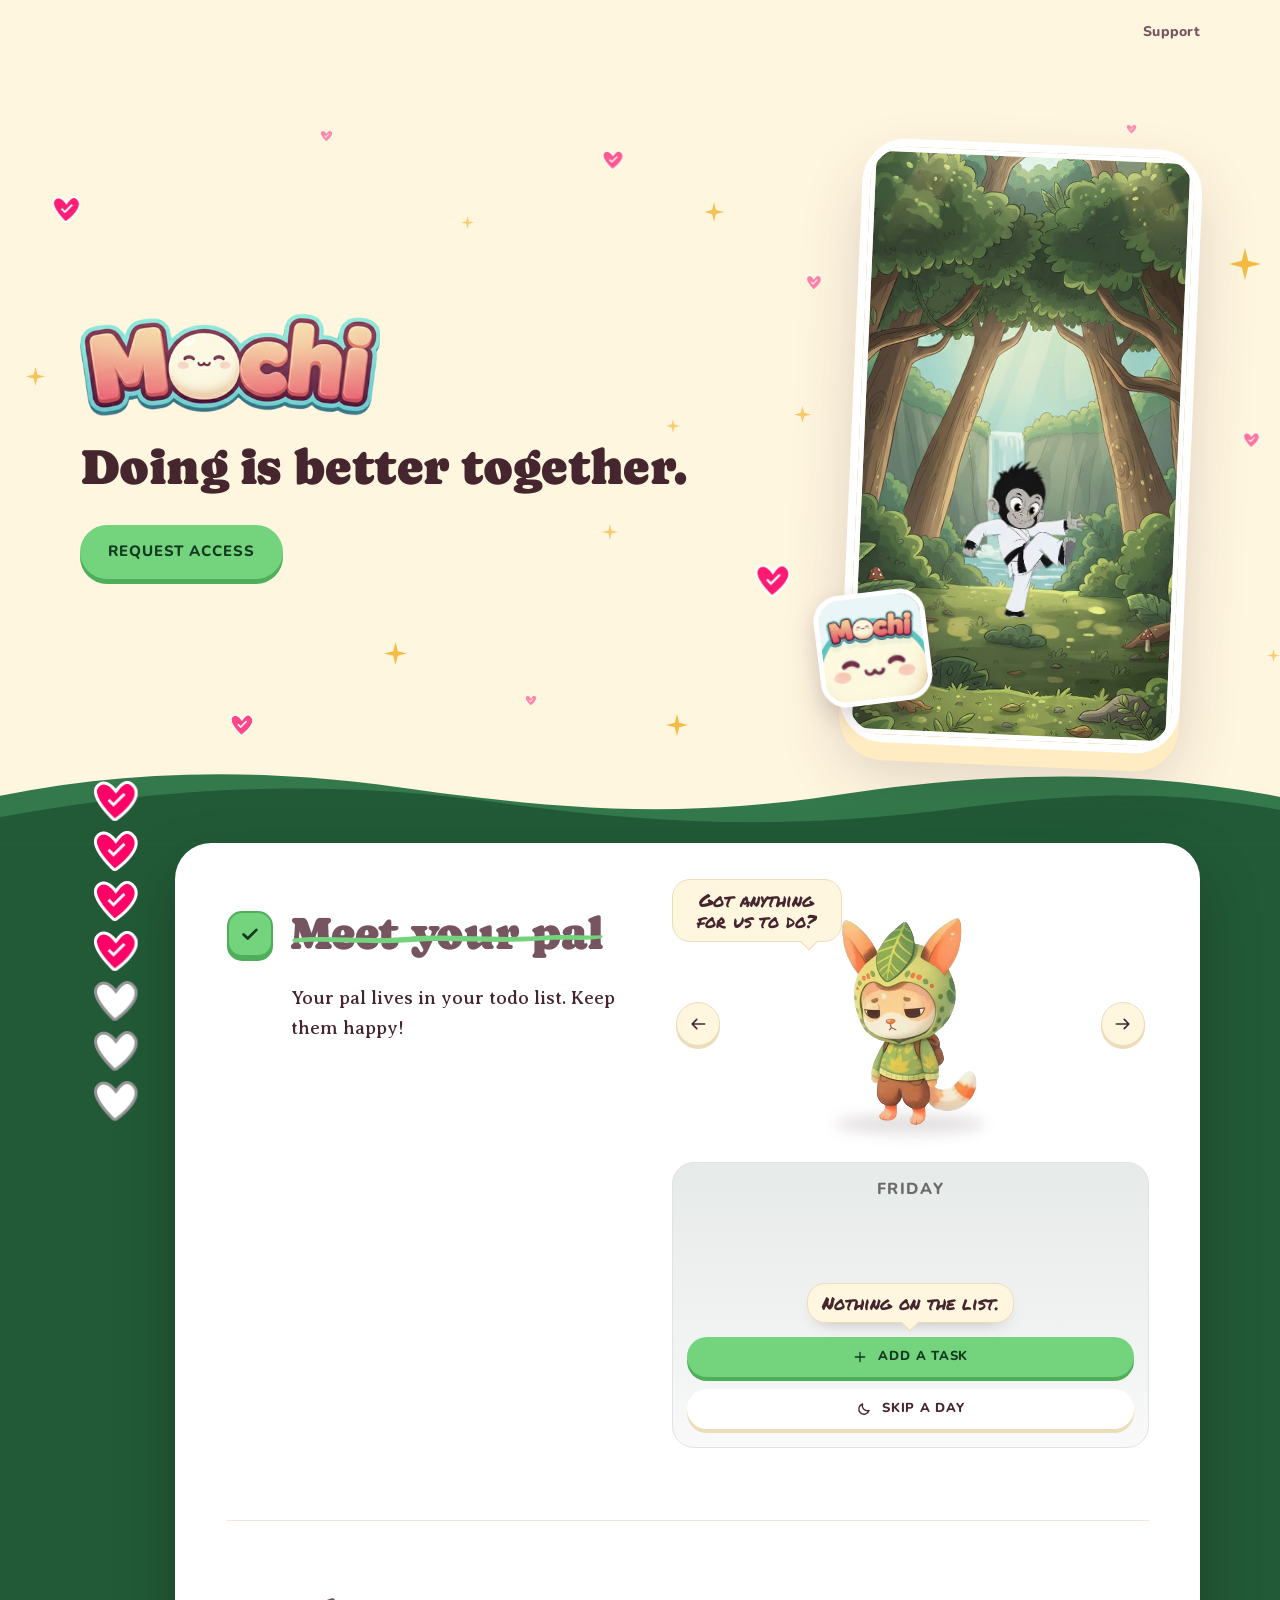
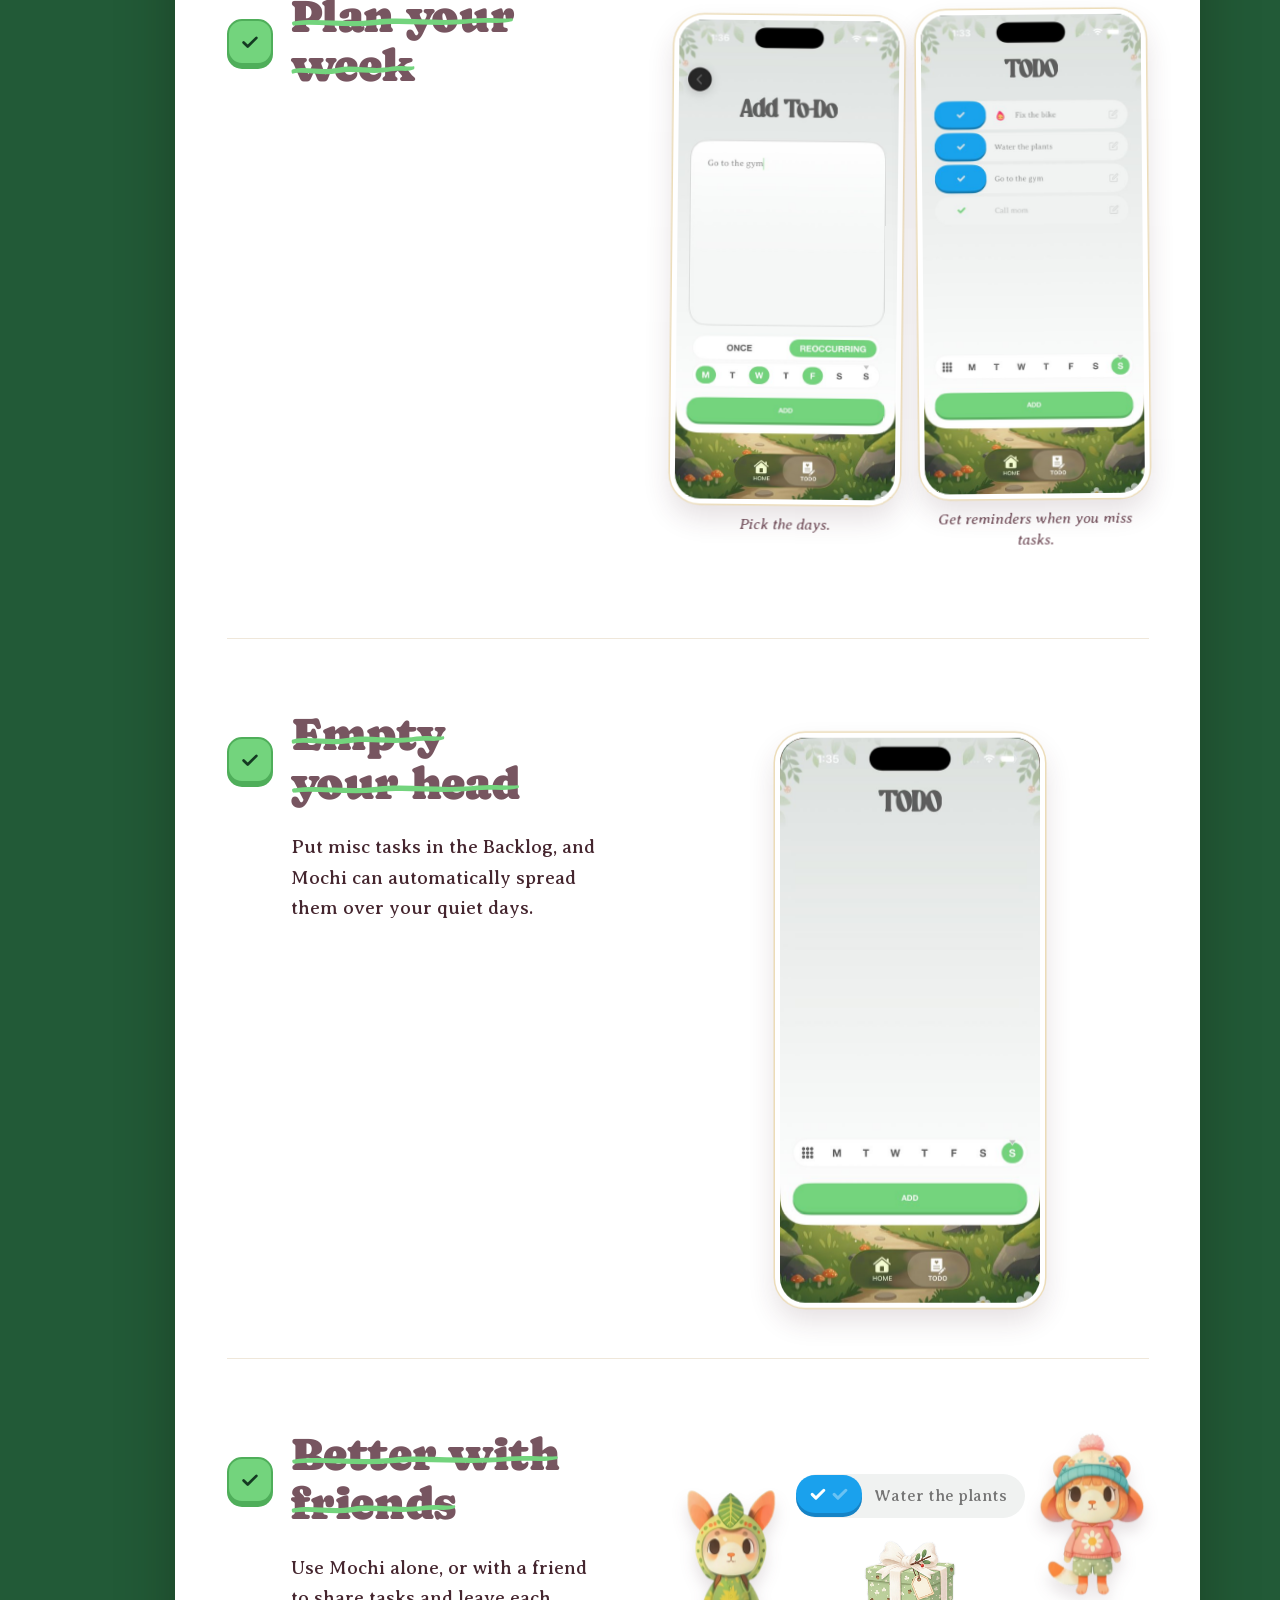
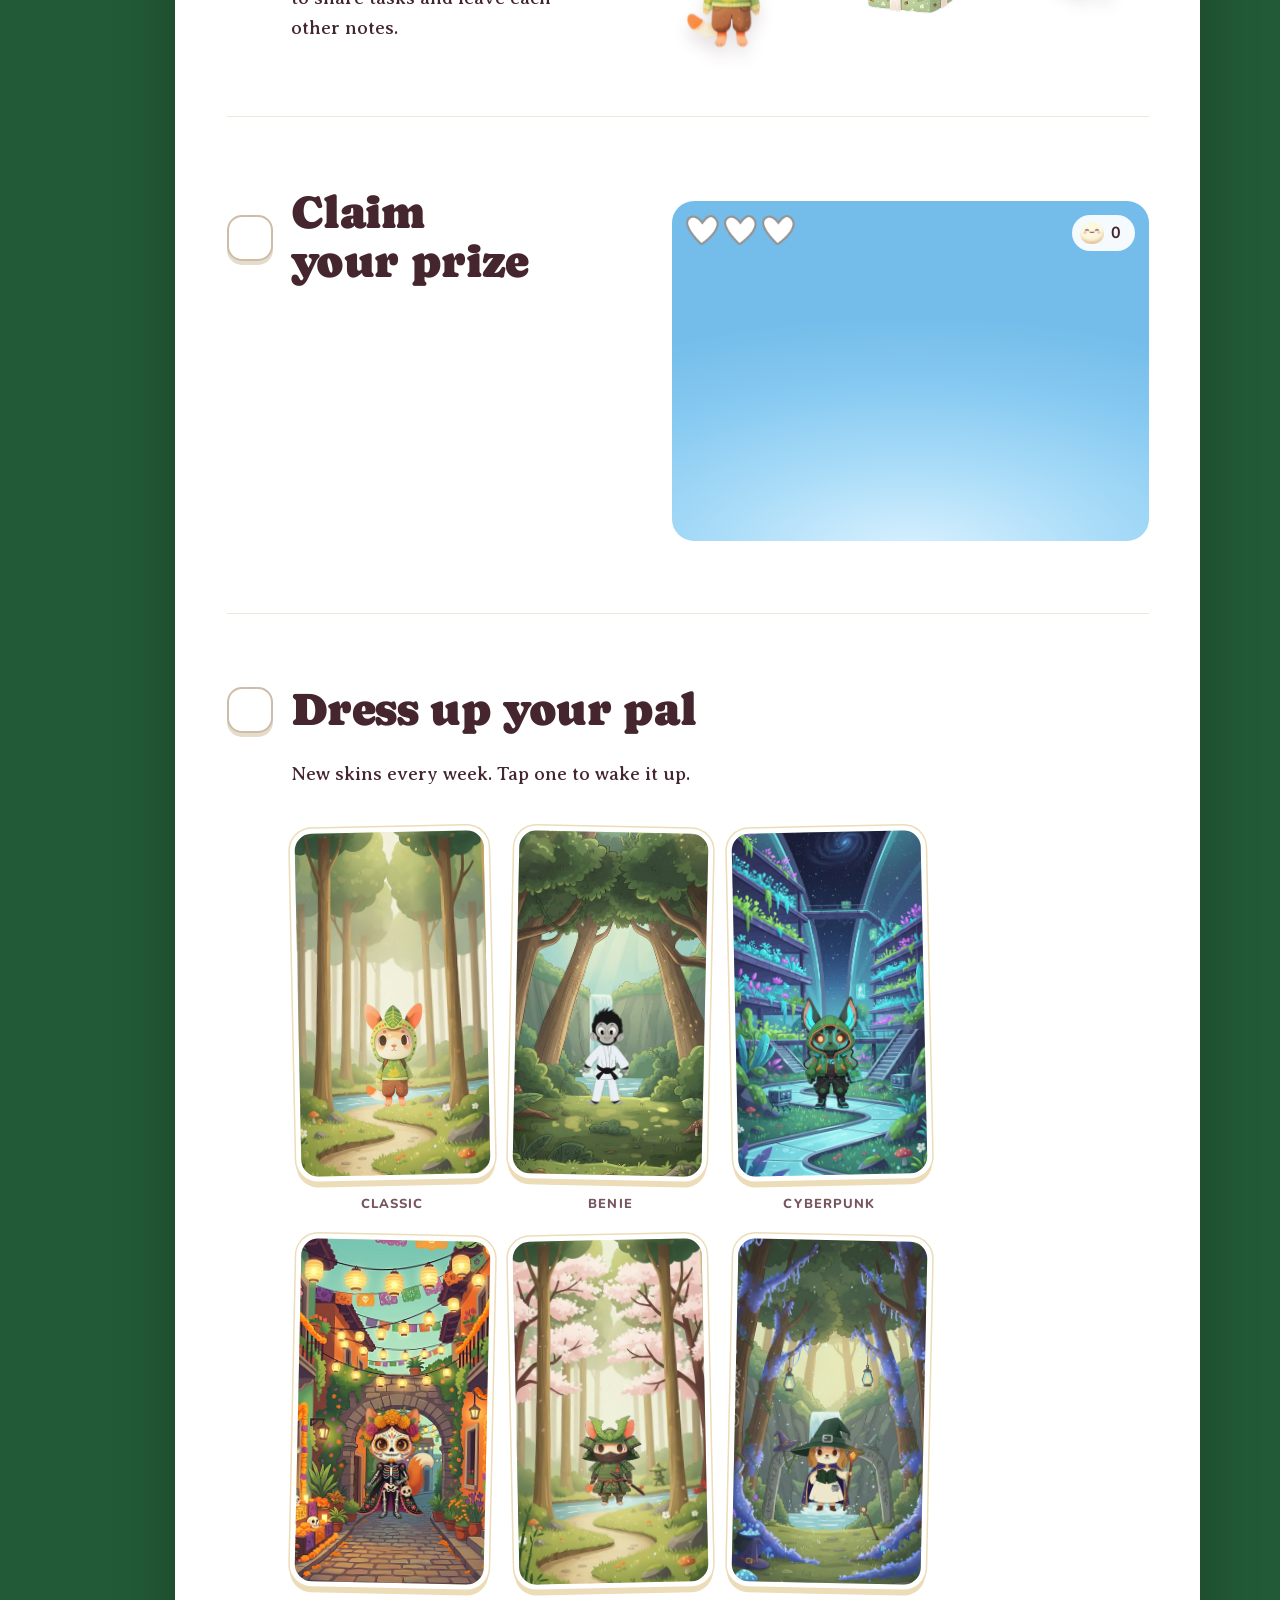
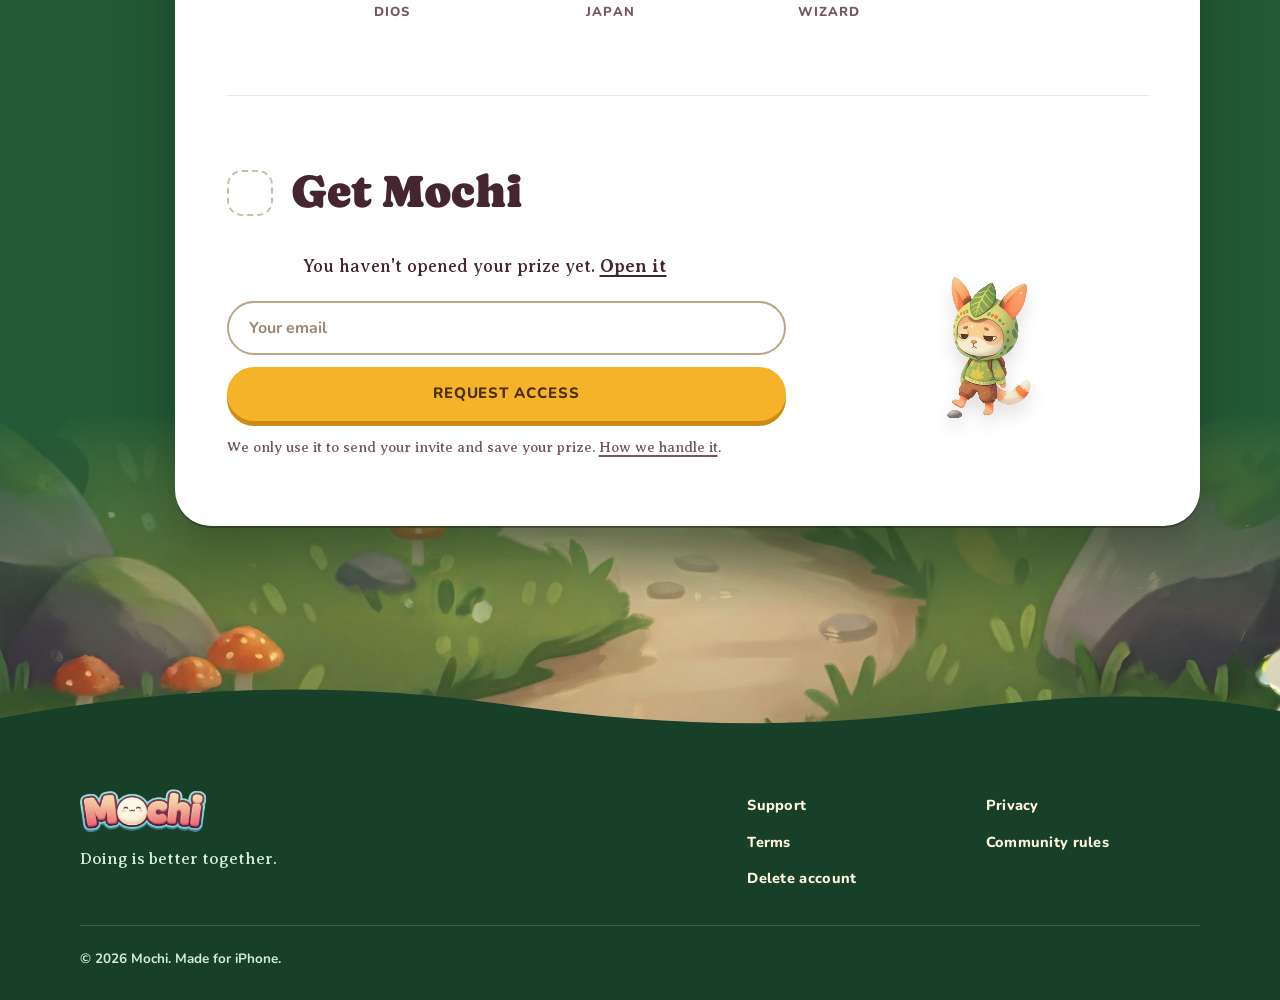
<file: index.html>
<!DOCTYPE html><html lang="en"><head><meta charset="utf-8"><meta name="viewport" content="width=device-width, initial-scale=1, viewport-fit=cover"><title>Mochi: Doing is better together.</title><meta name="description" content="Mochi is a todo app with a little pal who feels your day. Bored when it's empty. Overwhelmed when you fall behind. Calm when you're caught up."><link rel="canonical" href="https://mochitodo.com/"><meta property="og:title" content="Mochi"><meta property="og:description" content="Mochi is a todo app with a little pal who feels your day. Bored when it's empty. Overwhelmed when you fall behind. Calm when you're caught up."><meta property="og:type" content="website"><meta property="og:image" content="https://mochitodo.com/images/icon.jpg"><meta name="theme-color" content="#fff6e0"><link rel="icon" type="image/png" href="/favicon.png"><link rel="apple-touch-icon" href="/apple-touch-icon.png"><link rel="stylesheet" href="/_astro/Base.BgJPq5nL.css"><link rel="stylesheet" href="/_astro/index.Bjm4Y51D.css"></head><body><header class="site-header" data-astro-cid-nen7h5rs><div class="wrap bar" data-astro-cid-nen7h5rs><a class="brand" href="/" aria-label="Mochi home" data-astro-cid-nen7h5rs><img src="/images/logotype.png" alt="Mochi" width="118" height="41" data-astro-cid-nen7h5rs></a><nav aria-label="Main" data-astro-cid-nen7h5rs><a class="far" href="/support/" data-astro-cid-nen7h5rs>Support</a><a class="btn gold small nav-cta" href="/#get" data-request-access tabindex="-1" aria-hidden="true" data-astro-cid-nen7h5rs>Sign up</a></nav></div></header><script>
  // The logo starts big at the top of the page and shrinks to its header size over the first
  // stretch of scrolling. Only the picture scales: the header's height never changes, so the
  // page under it never jumps. --logo-k is the scale, set straight from the scroll position.
  (function () {
    var header = document.querySelector(".site-header");
    if (!header) return;
    var waiting = false, cta = header.querySelector(".nav-cta"), support = header.querySelector("nav a.far");
    // The header comes before the page in the markup, so the page's parts are looked up when needed.
    var hero = null, heroLogo = null;
    function size() {
      waiting = false;
      hero = hero || document.querySelector(".hero");
      heroLogo = heroLogo || document.querySelector(".hero-logo");   // desktop home: the big logo is in the hero
      var big = parseFloat(getComputedStyle(header).getPropertyValue("--logo-big")) || 1;
      var p = Math.min(Math.max(window.pageYOffset / 140, 0), 1);
      header.style.setProperty("--logo-k", (big - (big - 1) * p).toFixed(3));
      if (heroLogo) header.classList.toggle("tucked", heroLogo.offsetParent !== null && heroLogo.getBoundingClientRect().bottom > header.offsetHeight);
      // Past the hero (or the first stretch of a page without one): swap Support for the button.
      if (!cta) return;
      var past = hero ? hero.getBoundingClientRect().bottom < header.offsetHeight : window.pageYOffset > 320;
      if (past === header.classList.contains("cta-on")) return;
      header.classList.toggle("cta-on", past);
      cta.setAttribute("aria-hidden", past ? "false" : "true"); cta.tabIndex = past ? 0 : -1;
      if (support) { support.setAttribute("aria-hidden", past ? "true" : "false"); support.tabIndex = past ? -1 : 0; }
    }
    // Desktop home page: the big logo is in the hero, so the header's small one stays tucked away
    // while that one is on screen.
    function ask() { if (!waiting) { waiting = true; requestAnimationFrame(size); } }
    window.addEventListener("scroll", ask, { passive: true });
    window.addEventListener("resize", ask);
    size();
    document.addEventListener("DOMContentLoaded", size);   // again once the page below exists
  })();
</script><main><section class="hero"><!-- Hearts and stars drifting in the sky, at different depths (skyBits above, public/js/delight.js). --><div class="sky" aria-hidden="true"><i class="sky-heart" style="--x:4%;--y:14%;--s:30px;--d:0s;--t:10.5s;opacity:0.88;--mx:6%;--my:19%;--ms:22px" data-depth="0.45"></i><i class="sky-heart" style="--x:47%;--y:7%;--s:22px;--d:-3s;--t:9.2s;opacity:0.65;--mx:86%;--my:15%;--ms:18px" data-depth="0.27"></i><i class="sky-heart" style="--x:59%;--y:70%;--s:36px;--d:-5s;--t:11.5s;opacity:0.90;--mx:3%;--my:55%;--ms:20px" data-depth="0.97"></i><i class="sky-heart" style="--x:25%;--y:4%;--s:13px;--d:-1.5s;--t:7.7s;opacity:0.45;--mx:94%;--my:27%;--ms:11px" data-depth="0.18"></i><i class="sky-heart" style="--x:97%;--y:50%;--s:18px;--d:-4s;--t:8.5s;opacity:0.53;--mx:93%;--my:62%;--ms:13px" data-depth="0.03"></i><i class="sky-heart wide" style="--x:41%;--y:90%;--s:12px;--d:-2.4s;--t:7.5s;opacity:0.45" data-depth="-0.07"></i><i class="sky-heart wide" style="--x:63%;--y:26%;--s:16px;--d:-6s;--t:8.2s;opacity:0.47" data-depth="0.23"></i><i class="sky-heart wide" style="--x:18%;--y:93%;--s:24px;--d:-3.6s;--t:9.5s;opacity:0.71" data-depth="0.21"></i><i class="sky-heart wide" style="--x:88%;--y:3%;--s:11px;--d:-0.8s;--t:7.3s;opacity:0.45" data-depth="-0.18"></i><i class="sky-star" style="--x:30%;--y:82%;--s:23px;--d:0s;--t:9.3s;opacity:0.85;--mx:90%;--my:40%;--ms:18px" data-depth="0.45"></i><i class="sky-star" style="--x:96%;--y:22%;--s:32px;--d:-1.2s;--t:10.8s;opacity:0.85;--mx:92%;--my:80%;--ms:18px" data-depth="0.95"></i><i class="sky-star" style="--x:47%;--y:64%;--s:16px;--d:-2.3s;--t:8.2s;opacity:0.62;--mx:8%;--my:85%;--ms:14px" data-depth="-0.05"></i><i class="sky-star" style="--x:55%;--y:15%;--s:20px;--d:-0.6s;--t:8.8s;opacity:0.77;--mx:93%;--my:49%;--ms:14px" data-depth="0.26"></i><i class="sky-star" style="--x:36%;--y:17%;--s:13px;--d:-1.8s;--t:7.7s;opacity:0.60;--mx:5%;--my:70%;--ms:12px" data-depth="0.11"></i><i class="sky-star wide" style="--x:52%;--y:93%;--s:22px;--d:-2.9s;--t:9.2s;opacity:0.85" data-depth="0.13"></i><i class="sky-star wide" style="--x:62%;--y:46%;--s:17px;--d:-0.3s;--t:8.3s;opacity:0.65" data-depth="0.06"></i><i class="sky-star wide" style="--x:52%;--y:48%;--s:14px;--d:-2.6s;--t:7.8s;opacity:0.60" data-depth="0.08"></i><i class="sky-star" style="--x:2%;--y:40%;--s:19px;--d:-1s;--t:8.7s;opacity:0.73;--mx:4%;--my:36%;--ms:13px" data-depth="0.43"></i><i class="sky-star wide" style="--x:99%;--y:83%;--s:13px;--d:-3.1s;--t:7.7s;opacity:0.60" data-depth="-0.17"></i></div><div class="wrap grid"><div class="hero-text"><!-- Desktop: the big logo sits over the headline (the header's small one waits until it scrolls away). --><img class="hero-logo" src="/images/logotype.png" alt="" width="287" height="100"><h1 aria-label="Doing is better together."><span class="word" aria-hidden="true" style="--i:0">Doing </span><span class="word" aria-hidden="true" style="--i:1">is </span><span class="word" aria-hidden="true" style="--i:2">better </span><span class="word" aria-hidden="true" style="--i:3">together. </span></h1><div class="cta"><a class="btn " href="/#get" data-request-access>Request access</a></div></div><div class="hero-pal"><div class="hero-art" data-astro-cid-elm4t4gh><div class="phone" data-astro-cid-elm4t4gh><img class="world" id="pal-world" alt="" width="830" height="1800" decoding="async" data-astro-cid-elm4t4gh><img class="pal" id="pal-still" alt="" decoding="async" data-astro-cid-elm4t4gh><video class="pal" id="pal-video" muted loop playsinline preload="auto" aria-hidden="true" data-astro-cid-elm4t4gh></video><noscript><img class="world" src="/pals/bg/classic.jpg" alt="" width="830" height="1800" data-astro-cid-elm4t4gh><img class="pal" src="/pals/classic/shelf.webp" alt="" style="--ar:0.5556;--k:1" data-astro-cid-elm4t4gh></noscript></div><img class="icon" src="/images/icon.jpg" alt="" width="512" height="512" data-astro-cid-elm4t4gh></div><script>(function(){const clips = [{"id":"classic","base":"/pals/classic/shelf","bg":"/pals/bg/classic.jpg","ar":0.5556,"k":1},{"id":"cyberpunk","base":"/pals/cyberpunk/shelf","bg":"/pals/bg/cyberpunk.jpg","ar":1,"k":1},{"id":"dios","base":"/pals/dios/shelf","bg":"/pals/bg/dios.jpg","ar":1,"k":1},{"id":"japan","base":"/pals/japan/shelf","bg":"/pals/bg/japan.jpg","ar":1,"k":1},{"id":"wizard","base":"/pals/wizard/shelf","bg":"/pals/bg/wizard.jpg","ar":1,"k":1},{"id":"bennie","base":"/pals/bennie/shelf","bg":"/pals/bg/bennie.jpg","ar":1,"k":1}];

(function () {
  // A branded page: "?skin=benie" (or just "?benie") dresses every pal on the page in that skin.
  function brandSkin() {
    var skins = ["classic", "bennie", "cyberpunk", "dios", "japan", "wizard"], q = new URLSearchParams(location.search);
    var v = (q.get("skin") || "").toLowerCase();
    if (!v) q.forEach(function (val, key) { if (!v && !val && skins.concat("benie").indexOf(key.toLowerCase()) !== -1) v = key.toLowerCase(); });
    if (v === "benie") v = "bennie";
    return skins.indexOf(v) !== -1 ? v : "";
  }
  // Where the visitor seems to be -> a skin that fits, or "" for any skin. A branded page wins.
  function homeSkin() {
    var brand = brandSkin();
    if (brand) return brand;
    var asked = new URLSearchParams(location.search).get("place");
    if (asked) return asked;
    var zone = "";
    try { zone = Intl.DateTimeFormat().resolvedOptions().timeZone || ""; } catch (e) {}
    var lang = ((navigator.languages && navigator.languages[0]) || navigator.language || "").toLowerCase();
    var eastAsia = /^Asia\/(Tokyo|Seoul|Pyongyang|Shanghai|Chongqing|Harbin|Urumqi|Hong_Kong|Macau|Taipei|Ulaanbaatar|Singapore|Bangkok|Ho_Chi_Minh|Saigon|Hanoi|Phnom_Penh|Vientiane|Yangon|Rangoon|Manila|Jakarta|Pontianak|Makassar|Jayapura|Kuala_Lumpur|Kuching|Brunei|Dili)$/;
    var latin = /^(America\/(Mexico_City|Cancun|Merida|Monterrey|Matamoros|Chihuahua|Ciudad_Juarez|Hermosillo|Mazatlan|Bahia_Banderas|Tijuana|Guatemala|Belize|El_Salvador|Tegucigalpa|Managua|Costa_Rica|Panama|Havana|Santo_Domingo|Puerto_Rico|Bogota|Caracas|Guayaquil|Lima|La_Paz|Santiago|Punta_Arenas|Asuncion|Montevideo|Buenos_Aires|Cordoba|Argentina\/.+|Sao_Paulo|Bahia|Belem|Fortaleza|Recife|Maceio|Manaus|Cuiaba|Campo_Grande|Porto_Velho|Boa_Vista|Rio_Branco|Araguaina|Santarem|Noronha)|Pacific\/(Galapagos|Easter)|Europe\/Madrid|Atlantic\/Canary|Africa\/Ceuta)$/;
    if (eastAsia.test(zone)) return "japan";
    if (latin.test(zone)) return "dios";
    // The time zone says nothing either way (a traveller, a shared zone): fall back on language.
    if (/^(ja|ko|zh|vi|th|id|ms|fil|tl|km|lo|my|mn)\b/.test(lang)) return "japan";
    if (/^(es|pt-br)\b/.test(lang)) return "dios";
    return "";
  }
  var home = homeSkin();
  var pool = clips.filter(function (x) { return x.id === home; });
  if (!pool.length) pool = clips;
  var c = pool[Math.floor(Math.random() * pool.length)];
  // For checking one pal: add ?pal=dios to the address.
  var want = new URLSearchParams(location.search).get("pal");
  if (want) c = clips.filter(function (x) { return x.id === want; })[0] || c;
  var world = document.getElementById("pal-world");
  var still = document.getElementById("pal-still");
  var video = document.getElementById("pal-video");

  world.src = c.bg;
  [still, video].forEach(function (el) {
    el.style.setProperty("--ar", c.ar);
    el.style.setProperty("--k", c.k);
  });
  still.src = c.base + ".webp";

  // Someone who asked their device for less motion gets the still picture only.
  if (window.matchMedia && window.matchMedia("(prefers-reduced-motion: reduce)").matches) return;

  // Safari, and every browser on iPhone and iPad, plays see-through video only as HEVC (.mov).
  // The others get WebM. (On iPhone, Chrome says "CriOS", not "Chrome", so this test holds.)
  var ua = navigator.userAgent;
  var webkit = /AppleWebKit/.test(ua) && !/(Chrome|Chromium)\//.test(ua);
  video.addEventListener("playing", function () {
    video.classList.add("on");
    still.classList.add("off");
  }, { once: true });
  video.src = c.base + (webkit ? ".mov" : ".webm");
  var started = video.play();
  if (started && started.catch) started.catch(function () {});   // autoplay refused: the still stays
})();
})();</script><!-- Phones: the button sits under the pal, overlapping the bottom of its screen (the one under the
             headline is hidden there). --><div class="cta cta-under"><a class="btn " href="/#get" data-request-access>Request access</a></div></div></div></section><section class="floor" id="list" aria-label="What Mochi does, as a todo list"><div class="hill" aria-hidden="true" data-astro-cid-fsosadq3><svg viewBox="0 0 1440 90" preserveAspectRatio="none" data-astro-cid-fsosadq3><path fill="var(--moss-light)" d="M0 46C150 12 300 6 470 30c170 24 300 34 470 8 170-26 330-30 500 6V90H0z" data-astro-cid-fsosadq3></path></svg><svg viewBox="0 0 1440 90" preserveAspectRatio="none" data-astro-cid-fsosadq3><path fill="var(--moss)" d="M0 62C200 26 380 22 560 46c180 24 330 30 520 6 150-19 250-18 360 2V90H0z" data-astro-cid-fsosadq3></path></svg></div><div class="floor-in"><div class="wrap grid"><aside class="rail" aria-label="Hearts earned by reading this page"><ol class="hearts" id="hearts"><li><img src="/images/app/heart-empty.png" alt="" width="44" height="40"><img class="full" src="/images/app/heart-full.png" alt="" width="44" height="40"></li><li><img src="/images/app/heart-empty.png" alt="" width="44" height="40"><img class="full" src="/images/app/heart-full.png" alt="" width="44" height="40"></li><li><img src="/images/app/heart-empty.png" alt="" width="44" height="40"><img class="full" src="/images/app/heart-full.png" alt="" width="44" height="40"></li><li><img src="/images/app/heart-empty.png" alt="" width="44" height="40"><img class="full" src="/images/app/heart-full.png" alt="" width="44" height="40"></li><li><img src="/images/app/heart-empty.png" alt="" width="44" height="40"><img class="full" src="/images/app/heart-full.png" alt="" width="44" height="40"></li><li><img src="/images/app/heart-empty.png" alt="" width="44" height="40"><img class="full" src="/images/app/heart-full.png" alt="" width="44" height="40"></li><li><img src="/images/app/heart-empty.png" alt="" width="44" height="40"><img class="full" src="/images/app/heart-full.png" alt="" width="44" height="40"></li></ol><button class="rail-gift" id="rail-gift" type="button" hidden aria-label="Open the present"><img src="/images/app/present.png" alt="" width="162" height="131"></button></aside><div class="sheet"><ol class="tasks"><li class="task" id="meet" data-task><div class="task-head"><button class="box" type="button" aria-pressed="false" aria-label="Meet your pal: mark as done"><svg class="icon " width="22" height="22" viewBox="0 0 24 24" fill="none" stroke="currentColor" stroke-width="2" stroke-linecap="round" stroke-linejoin="round" aria-hidden="true" focusable="false"><path d="M5 12.5l4.5 4.5L19 7.5"></path></svg></button><h2 class="task-title"><span class="ink">Meet your pal</span><span class="mark" aria-hidden="true"><span>Meet your pal</span></span></h2></div><div class="task-body"><div class="task-say"><p>Your pal lives in your todo list. Keep them happy!</p></div><div class="task-show"><div class="mood" id="mood"><div class="mood-stage"><p class="bubble" id="mood-say" aria-live="polite">Got anything for us to do?</p><img class="mood-pal" id="mood-still" src="/pals/classic/guy-bored.webp" alt="" style="--ar:0.8828;--k:1"><video class="mood-pal" id="mood-video" muted loop playsinline preload="none" aria-hidden="true"></video><button class="pal-flip prev" id="pal-prev" type="button" aria-label="Previous pal"><svg class="icon " width="20" height="20" viewBox="0 0 24 24" fill="none" stroke="currentColor" stroke-width="2" stroke-linecap="round" stroke-linejoin="round" aria-hidden="true" focusable="false"><path d="M4 12h15M13.500 6.500L19 12l-5.500 5.500"></path></svg></button><button class="pal-flip next" id="pal-next" type="button" aria-label="Next pal"><svg class="icon " width="20" height="20" viewBox="0 0 24 24" fill="none" stroke="currentColor" stroke-width="2" stroke-linecap="round" stroke-linejoin="round" aria-hidden="true" focusable="false"><path d="M4 12h15M13.500 6.500L19 12l-5.500 5.500"></path></svg></button></div><div class="mood-list"><p class="label mood-day" id="mood-day">Today</p><ul id="mood-items" aria-label="Your tasks in this demo"></ul><div class="mood-actions"><span class="mood-add-wrap"><p class="mood-empty" id="mood-empty">Nothing on the list.</p><button class="btn small" id="mood-add" type="button"><svg class="icon " width="16" height="16" viewBox="0 0 24 24" fill="none" stroke="currentColor" stroke-width="2" stroke-linecap="round" stroke-linejoin="round" aria-hidden="true" focusable="false"><path d="M12 5v14M5 12h14"></path></svg> Add a task</button></span><button class="btn small quiet" id="mood-skip" type="button"><svg class="icon " width="16" height="16" viewBox="0 0 24 24" fill="none" stroke="currentColor" stroke-width="2" stroke-linecap="round" stroke-linejoin="round" aria-hidden="true" focusable="false"><path d="M19.500 14.200A7.800 7.800 0 0 1 9.800 4.500a7.800 7.800 0 1 0 9.700 9.700z"></path></svg> Skip a day</button></div></div></div></div></div></li><li class="task" id="week" data-task><div class="task-head"><button class="box" type="button" aria-pressed="false" aria-label="Plan your week: mark as done"><svg class="icon " width="22" height="22" viewBox="0 0 24 24" fill="none" stroke="currentColor" stroke-width="2" stroke-linecap="round" stroke-linejoin="round" aria-hidden="true" focusable="false"><path d="M5 12.5l4.5 4.5L19 7.5"></path></svg></button><h2 class="task-title"><span class="ink">Plan your week</span><span class="mark" aria-hidden="true"><span>Plan your week</span></span></h2></div><div class="task-body"><div class="task-say"><p>Pick the days for each repeating task.</p></div><div class="task-show"><div class="shots"><figure><div class="shot"><img src="/images/screens/add.jpg" width="540" height="1174" loading="lazy" alt="Mochi's Add To-Do screen. The task “Go to the gym” is set to reoccurring on Monday, Wednesday and Friday."></div><figcaption>Pick the days.</figcaption></figure><figure><div class="shot"><img src="/images/screens/todo.jpg" width="540" height="1174" loading="lazy" alt="Mochi's Todo screen showing Sunday's four tasks. “Fix the bike” has a small flame because it was missed the day before; “Call mom” is ticked."></div><figcaption>Get reminders when you miss tasks.</figcaption></figure></div></div></div></li><li class="task" id="queue" data-task><div class="task-head"><button class="box" type="button" aria-pressed="false" aria-label="Empty your head: mark as done"><svg class="icon " width="22" height="22" viewBox="0 0 24 24" fill="none" stroke="currentColor" stroke-width="2" stroke-linecap="round" stroke-linejoin="round" aria-hidden="true" focusable="false"><path d="M5 12.5l4.5 4.5L19 7.5"></path></svg></button><h2 class="task-title"><span class="ink">Empty your head</span><span class="mark" aria-hidden="true"><span>Empty your head</span></span></h2></div><div class="task-body"><div class="task-say"><p>Put misc tasks in the Backlog, and Mochi can automatically spread them over your quiet days.</p></div><div class="task-show"><div class="drop" id="drop"><div class="shot" role="img" aria-label="Mochi's Todo screen filling up with five tasks from the Backlog: Renew passport, Clean the oven, Send the gift, Sort the photos, Fix the tap."><img class="drop-base" src="/images/screens/todo-empty.jpg" alt="" width="540" height="1174" loading="lazy"><img class="drop-row" src="/images/screens/row1.jpg" alt="" loading="lazy" style="left:5.39%;top:17.773%;width:88.806%;height:6.064%"><img class="drop-row" src="/images/screens/row2.jpg" alt="" loading="lazy" style="left:5.39%;top:24.409%;width:88.806%;height:6.064%"><img class="drop-row" src="/images/screens/row3.jpg" alt="" loading="lazy" style="left:5.39%;top:31.045%;width:88.806%;height:6.064%"><img class="drop-row" src="/images/screens/row4.jpg" alt="" loading="lazy" style="left:5.39%;top:37.681%;width:88.806%;height:6.064%"><img class="drop-row" src="/images/screens/row5.jpg" alt="" loading="lazy" style="left:5.39%;top:44.317%;width:88.806%;height:6.064%"></div></div></div></div></li><li class="task" id="partner" data-task><div class="task-head"><button class="box" type="button" aria-pressed="false" aria-label="Better with friends: mark as done"><svg class="icon " width="22" height="22" viewBox="0 0 24 24" fill="none" stroke="currentColor" stroke-width="2" stroke-linecap="round" stroke-linejoin="round" aria-hidden="true" focusable="false"><path d="M5 12.5l4.5 4.5L19 7.5"></path></svg></button><h2 class="task-title"><span class="ink">Better with friends</span><span class="mark" aria-hidden="true"><span>Better with friends</span></span></h2></div><div class="task-body"><div class="task-say"><p>Use Mochi alone, or with a friend to share tasks and leave each other notes.</p></div><div class="task-show"><div class="pair"><img class="pair-pal" id="pair-you" src="/pals/classic/shelf.webp" alt="" width="480" height="864" loading="lazy"><div class="pair-mid"><!-- A shared task, as the app draws it: two checks, your friend's (done) and yours (faded).
                       Tick it and the row flips over, like a card, to the note your friend left you. --><div class="pair-card" id="pair-card"><div class="pair-flip" id="pair-flip"><div class="pair-face pair-front"><p class="pair-task" id="pair-task"><button class="sbox" id="pair-tick" type="button" aria-pressed="false" aria-label="Water the plants. Your friend did it. Tick it too."><span class="sbox-friend"><svg width="20" height="20" viewBox="0 0 24 24" fill="none" stroke="currentColor" stroke-width="3.6" stroke-linecap="round" stroke-linejoin="round" aria-hidden="true"><path d="M5 12.5l4.5 4.5L19 7.5"></path></svg></span><span class="sbox-you"><svg width="20" height="20" viewBox="0 0 24 24" fill="none" stroke="currentColor" stroke-width="3.6" stroke-linecap="round" stroke-linejoin="round" aria-hidden="true"><path d="M5 12.5l4.5 4.5L19 7.5"></path></svg></span></button><span>Water the plants</span></p></div><button class="pair-face pair-back" id="pair-note" type="button" tabindex="-1" aria-hidden="true" aria-label="A note from your friend: Proud of you today. Tap to turn it back."><span class="pair-from"><img src="/images/app/heart-full.png" alt="" width="44" height="40" loading="lazy"> From your friend</span><span class="pair-words">Proud of you today.</span></button></div><span class="pair-burst" id="pair-burst" aria-hidden="true"></span></div><button class="pair-gift" id="pair-gift" type="button" aria-expanded="false" aria-controls="pair-card" aria-label="Open the note from your friend"><img src="/images/app/present.png" alt="" width="162" height="131" loading="lazy"></button></div><img class="pair-pal" id="pair-friend" src="/images/app/girl-calm.webp" alt="" width="480" height="864" loading="lazy"></div></div></div></li><li class="task" id="hearts-task" data-task><div class="task-head"><button class="box" type="button" aria-pressed="false" aria-label="Claim your prize: mark as done"><svg class="icon " width="22" height="22" viewBox="0 0 24 24" fill="none" stroke="currentColor" stroke-width="2" stroke-linecap="round" stroke-linejoin="round" aria-hidden="true" focusable="false"><path d="M5 12.5l4.5 4.5L19 7.5"></path></svg></button><h2 class="task-title"><span class="ink">Claim your prize</span><span class="mark" aria-hidden="true"><span>Claim your prize</span></span></h2></div><div class="task-body"><div class="task-say"><p>Earn Mochi Bucks by finishing tasks, get skins.</p></div><div class="task-show"><div class="earned"><div class="crystal-stage" id="crystal-stage" data-roll="https://eepvspirsftjqhtxdshv.supabase.co/functions/v1/crystal-roll"><canvas aria-hidden="true"></canvas><span class="crystal-hearts" id="crystal-hearts" aria-hidden="true"><span class="crystal-heart"><img src="/images/app/heart-empty.png" alt="" width="44" height="40" loading="lazy"><img class="full" src="/images/app/heart-full.png" alt="" width="44" height="40" loading="lazy"></span><span class="crystal-heart"><img src="/images/app/heart-empty.png" alt="" width="44" height="40" loading="lazy"><img class="full" src="/images/app/heart-full.png" alt="" width="44" height="40" loading="lazy"></span><span class="crystal-heart"><img src="/images/app/heart-empty.png" alt="" width="44" height="40" loading="lazy"><img class="full" src="/images/app/heart-full.png" alt="" width="44" height="40" loading="lazy"></span></span><span class="crystal-pill" id="crystal-pill"><img src="/images/app/coin.png" alt="" width="100" height="93" loading="lazy"><b id="crystal-bucks" aria-label="Mochi Bucks">0</b></span><button class="crystal-hit" id="crystal-hit" type="button" disabled aria-label="Open the crystal to win Mochi Bucks and hearts"></button><p class="crystal-total" id="crystal-total" hidden><img src="/images/app/coin.png" alt="" width="100" height="93"><b id="crystal-total-n">0</b><span>Mochi Bucks</span></p><!-- Until it is claimed, the win waits wrapped in a present (public/js/crystal.js). --><a class="crystal-present" id="crystal-present" href="#get" data-request-access hidden aria-label="Your present. Sign up below to claim it."><img src="/images/app/present.png" alt="" width="162" height="131" loading="lazy"></a><p class="crystal-hint" aria-live="polite">Tap to win a prize. What's inside?</p></div><div class="crystal-win" id="crystal-win" hidden role="status"><span class="win-fx" aria-hidden="true"><i style="--i:0"></i><i style="--i:1"></i><i style="--i:2"></i><i style="--i:3"></i><i style="--i:4"></i><i style="--i:5"></i><i style="--i:6"></i><i style="--i:7"></i><i style="--i:8"></i><i style="--i:9"></i><i style="--i:10"></i><i style="--i:11"></i></span><p class="crystal-win-head" id="crystal-win-head">Claim your prize</p><p id="crystal-win-text" hidden></p><a class="btn gold crystal-claim" id="crystal-claim" href="#get" data-request-access>Sign up <b class="crystal-left" id="crystal-left" aria-label="time left">60:00</b></a></div></div></div></div></li><li class="task" id="worlds" data-task><div class="task-head"><button class="box" type="button" aria-pressed="false" aria-label="Dress up your pal: mark as done"><svg class="icon " width="22" height="22" viewBox="0 0 24 24" fill="none" stroke="currentColor" stroke-width="2" stroke-linecap="round" stroke-linejoin="round" aria-hidden="true" focusable="false"><path d="M5 12.5l4.5 4.5L19 7.5"></path></svg></button><h2 class="task-title"><span class="ink">Dress up your pal</span><span class="mark" aria-hidden="true"><span>Dress up your pal</span></span></h2></div><div class="task-body"><div class="task-say"><p>New skins every week. Tap one to wake it up.</p></div><div class="task-show"><ul class="shelf" id="shelf"><li><button class="world" type="button" data-base="/pals/classic/shelf" aria-label="Classic skin: play"><img class="world-bg" src="/pals/bg/classic.jpg" alt="" width="830" height="1800" loading="lazy"><img class="world-pal" src="/pals/classic/shelf.webp" alt="" loading="lazy" style="--ar:0.5556;--k:1"></button><span class="label">Classic</span></li><li><button class="world" type="button" data-base="/pals/bennie/shelf" aria-label="Benie skin: play"><img class="world-bg" src="/pals/bg/bennie.jpg" alt="" width="830" height="1800" loading="lazy"><img class="world-pal" src="/pals/bennie/shelf.webp" alt="" loading="lazy" style="--ar:1;--k:1"></button><span class="label">Benie</span></li><li><button class="world" type="button" data-base="/pals/cyberpunk/shelf" aria-label="Cyberpunk skin: play"><img class="world-bg" src="/pals/bg/cyberpunk.jpg" alt="" width="830" height="1800" loading="lazy"><img class="world-pal" src="/pals/cyberpunk/shelf.webp" alt="" loading="lazy" style="--ar:1;--k:1"></button><span class="label">Cyberpunk</span></li><li><button class="world" type="button" data-base="/pals/dios/shelf" aria-label="Dios skin: play"><img class="world-bg" src="/pals/bg/dios.jpg" alt="" width="830" height="1800" loading="lazy"><img class="world-pal" src="/pals/dios/shelf.webp" alt="" loading="lazy" style="--ar:1;--k:1"></button><span class="label">Dios</span></li><li><button class="world" type="button" data-base="/pals/japan/shelf" aria-label="Japan skin: play"><img class="world-bg" src="/pals/bg/japan.jpg" alt="" width="830" height="1800" loading="lazy"><img class="world-pal" src="/pals/japan/shelf.webp" alt="" loading="lazy" style="--ar:1;--k:1"></button><span class="label">Japan</span></li><li><button class="world" type="button" data-base="/pals/wizard/shelf" aria-label="Wizard skin: play"><img class="world-bg" src="/pals/bg/wizard.jpg" alt="" width="830" height="1800" loading="lazy"><img class="world-pal" src="/pals/wizard/shelf.webp" alt="" loading="lazy" style="--ar:1;--k:1"></button><span class="label">Wizard</span></li></ul></div></div></li><li class="task" id="get" data-task data-locked><div class="task-head"><button class="box" type="button" aria-pressed="false" aria-label="Get Mochi: mark as done" disabled><svg class="icon " width="22" height="22" viewBox="0 0 24 24" fill="none" stroke="currentColor" stroke-width="2" stroke-linecap="round" stroke-linejoin="round" aria-hidden="true" focusable="false"><path d="M5 12.5l4.5 4.5L19 7.5"></path></svg></button><h2 class="task-title"><span class="ink">Get Mochi</span><span class="mark" aria-hidden="true"><span>Get Mochi</span></span></h2></div><div class="task-body"><div class="task-say"></div><div class="task-show"><div class="get"><!-- The pal plays its clip (bored until you sign up, calm after); the still shows first and stays
                     when motion is reduced or the clip can't play. --><div class="get-stage" id="get-stage"><div class="get-pal" aria-hidden="true"><img class="get-pal-still" id="get-pal" src="/pals/classic/guy-bored.webp" alt="" width="768" height="870" loading="lazy"><video class="get-pal-clip" id="get-pal-clip" muted loop playsinline preload="none"></video></div></div><div class="get-do"><form class="access" id="access" novalidate><!-- The last heart (it fills when you sign up), next to the prize if one is waiting,
                           and only then: the line is always the prize itself. --><div class="access-lead"><span class="get-heart" id="get-heart" aria-hidden="true"><img src="/images/app/heart-empty.png" alt="" width="44" height="40" loading="lazy"><img class="full" src="/images/app/heart-full.png" alt="" width="44" height="40" loading="lazy"></span><p class="access-bonus" id="access-bonus" hidden></p><!-- Never opened the crystal: the present that followed you down lands here, with a nudge. --><a class="get-gift" id="get-gift" href="#hearts-task" aria-label="Open your prize" hidden><img src="/images/app/present.png" alt="" width="162" height="131" loading="lazy"></a><p class="get-remind" id="get-remind" hidden>You haven't opened your prize yet. <a href="#hearts-task">Open it</a></p></div><label class="sr-only" for="access-email">Your email</label><div class="access-row"><input id="access-email" name="email" type="email" inputmode="email" autocomplete="email" autocapitalize="off" spellcheck="false" placeholder="Your email" maxlength="254" required><input class="access-trap" name="website" type="text" tabindex="-1" autocomplete="off" aria-hidden="true"><button class="btn gold" type="submit" id="access-go">Request access</button></div><p class="access-msg" id="access-msg" role="status" aria-live="polite"></p><p class="access-fine">We only use it to send your invite and save your prize. <a href="/privacy/#website">How we handle it</a>.</p></form></div></div></div></div></li></ol></div></div><div class="floor-art" aria-hidden="true"><div class="hill" aria-hidden="true" data-astro-cid-fsosadq3><svg viewBox="0 0 1440 90" preserveAspectRatio="none" data-astro-cid-fsosadq3><path fill="var(--moss-deep)" d="M0 62C200 26 380 22 560 46c180 24 330 30 520 6 150-19 250-18 360 2V90H0z" data-astro-cid-fsosadq3></path></svg></div></div></div></section><div class="claim-bar" id="claim-bar" hidden><a class="btn gold" id="claim-bar-btn" href="#get">Sign up <b class="crystal-left" id="claim-bar-left">10:00.000</b></a></div><div class="present-dock" id="present-dock" hidden><p class="present-say" aria-hidden="true">Don't forget to claim me by signing up below!</p><a class="present-dock-gift" href="#get" aria-label="Your present. Sign up below to claim it."><img src="/images/app/present.png" alt="" width="162" height="131"></a></div><script src="/js/delight.js?v=mwz8xpeh" defer></script><script src="/js/lottie_light.min.js" defer></script><script src="/js/coinpile.js?v=mwz8xpeh" defer></script><script src="/js/crystal.js?v=mwz8xpeh" defer></script></main><footer class="site-footer" data-astro-cid-jo6i4kqk><div class="ground" data-astro-cid-jo6i4kqk><div class="wrap inner" data-astro-cid-jo6i4kqk><div class="who" data-astro-cid-jo6i4kqk><img src="/images/logotype.png" alt="Mochi" width="126" height="44" data-astro-cid-jo6i4kqk><p id="foot-line" data-astro-cid-jo6i4kqk>Doing is better together.</p></div><nav aria-label="Footer" data-astro-cid-jo6i4kqk><ul data-astro-cid-jo6i4kqk><li data-astro-cid-jo6i4kqk><a href="/support/" data-astro-cid-jo6i4kqk>Support</a></li><li data-astro-cid-jo6i4kqk><a href="/privacy/" data-astro-cid-jo6i4kqk>Privacy</a></li><li data-astro-cid-jo6i4kqk><a href="/eula/" data-astro-cid-jo6i4kqk>Terms</a></li><li data-astro-cid-jo6i4kqk><a href="/community/" data-astro-cid-jo6i4kqk>Community rules</a></li><li data-astro-cid-jo6i4kqk><a href="/delete-account/" data-astro-cid-jo6i4kqk>Delete account</a></li></ul></nav><p class="fine" data-astro-cid-jo6i4kqk>© 2026 Mochi. Made for iPhone.</p></div></div></footer></body></html><script>(function(){const lines = {"idle":["Tiny steps still count!","I like it here with you.","Today feels like a good day."],"bored":["Got anything for us to do?","Sooo bored… add a task?","My paws are itching to help."],"overwhelmed":["Phew, that's a big pile…","One at a time. We've got this.","Deep breath with me?"],"taskDone":["Yay! One down!","Look at you go!","Done and dusted!"],"overwhelmedTaskDone":["One less! I can breathe again.","Ahh, lighter already. Thank you!"],"calmAgain":["All caught up. So calm now!","We did it! Calm day unlocked."]};
const ideas = ["Water the plants","Call mom","Fold the laundry","Buy oat milk","Reply to Sam","Book the dentist","Take out the trash","Stretch for ten minutes"];
const demoPals = [{"skin":"classic","name":"Classic","bored":{"base":"/pals/classic/guy-bored","ar":0.8828,"k":1},"overwhelmed":{"base":"/pals/classic/guy-overwhelmed","ar":0.5556,"k":1},"idle":{"base":"/pals/classic/shelf","ar":0.5556,"k":1}},{"skin":"bennie","name":"Benie","bored":{"base":"/pals/bennie/guy-bored","ar":1,"k":1.5},"overwhelmed":{"base":"/pals/bennie/guy-overwhelmed","ar":1,"k":1},"idle":{"base":"/pals/bennie/shelf","ar":1,"k":1}},{"skin":"cyberpunk","name":"Cyberpunk","bored":{"base":"/pals/cyberpunk/guy-bored","ar":1,"k":1},"overwhelmed":{"base":"/pals/cyberpunk/guy-overwhelmed","ar":1,"k":1},"idle":{"base":"/pals/cyberpunk/shelf","ar":1,"k":1}},{"skin":"dios","name":"Dios","bored":{"base":"/pals/dios/girl-bored","ar":1,"k":1},"overwhelmed":{"base":"/pals/dios/girl-overwhelmed","ar":1,"k":1},"idle":{"base":"/pals/dios/shelf","ar":1,"k":1}},{"skin":"japan","name":"Japan","bored":{"base":"/pals/japan/guy-bored","ar":1,"k":1},"overwhelmed":{"base":"/pals/japan/guy-overwhelmed","ar":1,"k":1},"idle":{"base":"/pals/japan/shelf","ar":1,"k":1}},{"skin":"wizard","name":"Wizard","bored":{"base":"/pals/wizard/girl-bored","ar":1,"k":1},"overwhelmed":{"base":"/pals/wizard/girl-overwhelmed","ar":1,"k":1},"idle":{"base":"/pals/wizard/shelf","ar":1,"k":1}}];
const brandPals = {"classic":{"bored":"/pals/classic/guy-bored","calm":"/pals/classic/shelf","friend":"/images/app/girl-calm.webp","calmK":1,"friendK":1},"cyberpunk":{"bored":"/pals/cyberpunk/guy-bored","calm":"/pals/cyberpunk/shelf","friend":"/pals/cyberpunk/girl-bored.webp","calmK":1,"friendK":1},"dios":{"bored":"/pals/dios/girl-bored","calm":"/pals/dios/shelf","friend":"/pals/dios/guy-bored.webp","calmK":1,"friendK":1},"japan":{"bored":"/pals/japan/guy-bored","calm":"/pals/japan/shelf","friend":"/pals/japan/girl-bored.webp","calmK":1,"friendK":1.5},"wizard":{"bored":"/pals/wizard/girl-bored","calm":"/pals/wizard/shelf","friend":"/pals/wizard/guy-bored.webp","calmK":1,"friendK":1},"bennie":{"bored":"/pals/bennie/guy-bored","calm":"/pals/bennie/shelf","friend":"/pals/bennie/girl-bored.webp","calmK":1,"friendK":1.5}};
const hasDownload = false;
const tagline = "Doing is better together.";
const appName = "Mochi";
const accessUrl = "https://eepvspirsftjqhtxdshv.supabase.co/functions/v1/request-access";

(function () {
  var $ = function (id) { return document.getElementById(id); };
  var reduce = window.matchMedia && window.matchMedia("(prefers-reduced-motion: reduce)").matches;
  // A branded page: "?skin=benie" (or just "?benie") dresses every pal on the page in that skin.
  function brandSkin() {
    var skins = ["classic", "bennie", "cyberpunk", "dios", "japan", "wizard"], q = new URLSearchParams(location.search);
    var v = (q.get("skin") || "").toLowerCase();
    if (!v) q.forEach(function (val, key) { if (!v && !val && skins.concat("benie").indexOf(key.toLowerCase()) !== -1) v = key.toLowerCase(); });
    if (v === "benie") v = "bennie";
    return skins.indexOf(v) !== -1 ? v : "";
  }
  var brand = brandSkin(), brandPal = brandPals[brand] || { bored: "/pals/classic/guy-bored", calm: "/pals/classic/shelf" };
  if (brand && brand !== "classic") {                      // "Better with friends": both pals in the skin
    var you = document.getElementById("pair-you"), friend = document.getElementById("pair-friend");
    you.src = brandPal.calm + ".webp"; friend.src = brandPal.friend;
    // Premium clips are square: a square frame, scaled like everywhere else on the page.
    you.classList.add("square"); friend.classList.add("square");
    you.style.setProperty("--k", brandPal.calmK); friend.style.setProperty("--k", brandPal.friendK);
    // Same rule as the rest of the page: every clip is drawn at one height, the height the classic pal
    // would have in this column (its picture is 480 x 864).
    var fitPair = function () {
      var col = you.parentNode.getBoundingClientRect().width / 3 || 119, w = Math.min(col, parseFloat(getComputedStyle(you).getPropertyValue("--cap")) || (window.innerWidth <= 860 ? 100 : 119));
      [you, friend].forEach(function (el) { el.style.setProperty("--h", (w * 864 / 480).toFixed(0) + "px"); });
    };
    fitPair(); window.addEventListener("resize", fitPair);
  }
  // Safari (and every browser on iPhone) plays see-through video only as HEVC .mov; the rest get WebM.
  var ua = navigator.userAgent;
  var webkit = /AppleWebKit/.test(ua) && !/(Chrome|Chromium)\//.test(ua);
  function clip(base) { return base + (webkit ? ".mov" : ".webm"); }
  // The pal in "Get Mochi": its still at once, its clip once it's near the screen.
  var getPalBase = "", getPalNear = false;
  function getPal(base) {
    if (base === getPalBase) return;
    getPalBase = base;
    var still = $("get-pal"), v = $("get-pal-clip");
    still.src = base + ".webp"; still.classList.remove("off"); v.classList.remove("on");
    if (getPalNear) playGetPal();
  }
  function playGetPal() {
    var v = $("get-pal-clip");
    if (reduce || !getPalBase) return;
    v.src = clip(getPalBase);
    var p = v.play(); if (p && p.catch) p.catch(function () {});
  }
  $("get-pal-clip").addEventListener("playing", function () { this.classList.add("on"); $("get-pal").classList.add("off"); });
  if ("IntersectionObserver" in window) new IntersectionObserver(function (e, io) {
    if (!e[0].isIntersecting) return;
    io.disconnect(); getPalNear = true; playGetPal();
  }, { rootMargin: "300px" }).observe($("get-pal").parentNode);
  function pick(list) { return list[Math.floor(Math.random() * list.length)]; }

  var DAYS = ["Sunday", "Monday", "Tuesday", "Wednesday", "Thursday", "Friday", "Saturday"];
  var now = new Date();
  var dow = now.getDay();            // 0 = Sunday
  var col = (dow + 6) % 7;           // 0 = Monday, the way the app's week runs

  // ---------------------------------------------------------------- the list ticks itself
  var tasks = Array.prototype.slice.call(document.querySelectorAll("[data-task]"));
  // Phones and tablets: each task title stays on one line, shrunk only as much as it needs to fit.
  var stacked = window.matchMedia("(max-width: 1000px)");
  function fitTitles() {
    tasks.forEach(function (t) {
      var h = t.querySelector(".task-title");
      h.style.fontSize = ""; h.style.whiteSpace = "";
      if (!stacked.matches) return;
      h.style.whiteSpace = "nowrap";
      var room = h.clientWidth, need = h.scrollWidth;
      if (need > room) h.style.fontSize = (parseFloat(getComputedStyle(h).fontSize) * room / need * 0.98).toFixed(2) + "px";
    });
  }
  fitTitles();
  window.addEventListener("resize", fitTitles);
  if (document.fonts && document.fonts.ready) document.fonts.ready.then(fitTitles);
  var hearts = Array.prototype.slice.call(document.querySelectorAll("#hearts li"));
  var done = tasks.map(function () { return false; });
  var byHand = tasks.map(function () { return false; });
  var total = tasks.length, last = total - 1;
  var tally = $("tally");

  function render() {
    var n = done.filter(Boolean).length;
    tasks.forEach(function (t, i) {
      t.classList.toggle("done", done[i]);
      t.querySelector(".box").setAttribute("aria-pressed", done[i] ? "true" : "false");
    });
    hearts.forEach(function (h, i) {
      var was = h.classList.contains("on"), on = i < n;
      h.classList.toggle("on", on);
      if (!on) h.classList.remove("arriving", "pop");
      else if (!was && rendered && !reduce) earn(h, lastTicked >= 0 ? tasks[lastTicked].querySelector(".box") : null);
    });
    rendered = true;
    getPal(done[last] ? brandPal.calm : brandPal.bored);
    $("rail-gift").hidden = n < total;
    if (tally) {
      tally.hidden = n === 0;
      $("tally-count").textContent = n + "/" + total;
      tally.classList.remove("bump"); void tally.offsetWidth; tally.classList.add("bump");
    }
    $("get-heart").classList.toggle("on", !!done[last]);
  }
  function set(i, value, hand) {
    if (hand) byHand[i] = true;
    if (done[i] === value) return;
    done[i] = value;
    if (value) lastTicked = i;
    render();
  }

  // Earning a heart: a little heart flies from the ticked task's checkbox, on an arc, into its slot on
  // the rail, and the slot pops (squash, spring, ring, glow, a burst of tiny hearts and gold). If the
  // checkbox isn't on screen, the slot just pops. Styles: "A heart earned" in home.css.
  var lastTicked = -1, rendered = false;
  function earn(h, from) {
    var a = from && from.getBoundingClientRect(), b = h.getBoundingClientRect();
    if (!a || !b.width || a.bottom < 0 || a.top > window.innerHeight || !document.body.animate) { pop(h); return; }
    h.classList.add("arriving");
    var f = document.createElement("img");
    f.src = "/images/app/heart-full.png"; f.alt = ""; f.className = "heart-flier"; f.style.left = "0"; f.style.top = "0";
    document.body.appendChild(f);
    var s = { x: a.left + a.width / 2 - 13, y: a.top + a.height / 2 - 12 }, e = { x: b.left + b.width / 2 - 13, y: b.top + b.height / 2 - 12 };
    var m = { x: (s.x + e.x) / 2, y: Math.min(s.y, e.y) - 90 };
    function at(t, k) { var u = 1 - t; return "translate(" + (u * u * s.x + 2 * u * t * m.x + t * t * e.x).toFixed(1) + "px," +
                                                     (u * u * s.y + 2 * u * t * m.y + t * t * e.y).toFixed(1) + "px) scale(" + k + ")"; }
    var fly = f.animate([{ transform: at(0, 0.4), opacity: 0 }, { transform: at(0.25, 1.3), opacity: 1, offset: 0.22 },
                         { transform: at(0.6, 1.15), offset: 0.6 }, { transform: at(1, 0.85), opacity: 1 }],
                        { duration: 640, easing: "cubic-bezier(0.45, 0, 0.3, 1)" });
    fly.onfinish = function () { f.remove(); if (h.classList.contains("arriving")) { h.classList.remove("arriving"); pop(h); } };
  }
  function pop(h) {
    h.classList.remove("pop"); void h.offsetWidth; h.classList.add("pop");
    var bits = [], ring = document.createElement("span");
    ring.className = "ring"; h.appendChild(ring); bits.push(ring);
    for (var k = 0; k < 9; k++) {
      var sp = document.createElement("span"), ang = (k / 9) * Math.PI * 2 + Math.random() * 0.4, d = 26 + Math.random() * 18;
      sp.className = k % 3 === 2 ? "spark gold" : "spark";
      sp.style.setProperty("--dx", (Math.cos(ang) * d).toFixed(1) + "px");
      sp.style.setProperty("--dy", (Math.sin(ang) * d).toFixed(1) + "px");
      sp.style.setProperty("--r", ((Math.random() - 0.5) * 90).toFixed(0) + "deg");
      sp.style.setProperty("--s", (0.7 + Math.random() * 0.6).toFixed(2));
      h.appendChild(sp); bits.push(sp);
    }
    setTimeout(function () { bits.forEach(function (x) { x.remove(); }); h.classList.remove("pop"); }, 950);
  }
  tasks.forEach(function (t, i) {
    t.querySelector(".box").addEventListener("click", function () { set(i, !done[i], true); });
  });
  // A task ticks as you scroll past it: the moment its checkbox row rises above the middle of
  // the window. Scrolling back up unticks it the same way, once the row drops below that line
  // again. Scrolling never touches a box you set yourself, and the last task is ticked only by
  // doing it. When several pass at once (a jump), they go one after another: ticks top to
  // bottom, unticks bottom to top, so the list fills and empties like you read it.
  var waiting = false, queued = [], draining = false;
  function above(i) {
    var head = tasks[i].querySelector(".task-head").getBoundingClientRect();
    return head.top + head.height / 2 < window.innerHeight * 0.45;
  }
  function drain() {
    if (!queued.length) { draining = false; return; }
    draining = true;
    var i = queued.shift();
    if (!byHand[i]) set(i, above(i), false);               // where it is now, not where it was
    setTimeout(drain, reduce ? 0 : 140);
  }
  function scrolledPast() {
    waiting = false;
    var ticks = [], unticks = [];
    tasks.forEach(function (t, i) {
      if (i === last || byHand[i] || queued.indexOf(i) !== -1) return;
      var want = above(i);
      if (want && !done[i]) ticks.push(i);
      else if (!want && done[i]) unticks.unshift(i);
    });
    queued = queued.concat(ticks, unticks);
    if (queued.length && !draining) drain();
  }
  window.addEventListener("scroll", function () { if (!waiting) { waiting = true; requestAnimationFrame(scrolledPast); } }, { passive: true });
  window.addEventListener("resize", scrolledPast);
  var getLink = tasks[last].querySelector("a.btn");
  if (getLink) getLink.addEventListener("click", function () { set(last, true, true); });

  // ---------------------------------------------------------------- request access
  // The email goes to our own server (the request-access function) and nowhere else. Asking is
  // what ticks the last task. The device remembers that it asked, so the box isn't shown again.
  var form = $("access");
  if (form && accessUrl) {
    var emailEl = $("access-email"), msg = $("access-msg"), go = $("access-go");
    var asked = false;
    try { asked = localStorage.getItem("mochi-access") === "1"; } catch (e) {}
    var bonusEl = $("access-bonus");
    // What the crystal on this page paid, if it was tapped and not yet saved to an email
    // (public/js/crystal.js keeps it). Only its id is sent; the server knows what it is worth.
    function crystal() {
      var v = null;
      try { v = JSON.parse(localStorage.getItem("mochi-crystal") || "null"); } catch (e) { v = window.__mochiCrystal || null; }
      return v && typeof v.id === "string" && v.amount >= 30 && v.amount <= 100 ? v : null;
    }
    function keepCrystal(v) {
      window.__mochiCrystal = v;
      try { if (v) localStorage.setItem("mochi-crystal", JSON.stringify(v)); else localStorage.removeItem("mochi-crystal"); } catch (e) {}
      window.dispatchEvent(new CustomEvent("mochi-crystal"));
    }
    function waiting() { var c = crystal(); return c && !c.saved && c.expires > Date.now() ? c : null; }
    function thanks(text) {
      form.classList.add("sent");
      msg.textContent = text;
      set(last, true, true);
    }
    var LISTED = "You're on the list. Watch your inbox for an invite.";
    function prize(bucks, hearts) { var h = Math.min(3, Math.max(1, Math.round(hearts) || 1)); return Math.round(bucks) + " Mochi Bucks and " + h + (h === 1 ? " heart" : " hearts"); }
    function dressForm() {
      var c = waiting(), saved = crystal();
      bonusEl.hidden = !c;
      if (c) {                                             // "[coin] 74 Mochi Bucks and [heart] 2 hearts are waiting."
        var b = Math.round(c.amount), h = Math.min(3, Math.max(1, Math.round(c.hearts) || 1));
        bonusEl.innerHTML = '<img class="inline-icon" src="/images/app/coin.png" alt="" width="100" height="93" />' + b + " Mochi Bucks and " +
          '<img class="inline-icon" src="/images/app/heart-full.png" alt="" width="44" height="40" />' + h + (h === 1 ? " heart is" : " hearts are") + " waiting.";
      }
      // With a prize waiting, the button carries the same countdown (public/js/crystal.js keeps it ticking).
      if (c) { if (!document.getElementById("access-go-left")) go.innerHTML = 'Sign up and claim <b class="crystal-left" id="access-go-left"></b>'; }
      else go.textContent = "Request access";
      if (asked && !c) thanks(saved && saved.saved ? LISTED + " Your " + prize(saved.amount, saved.hearts) + " are saved for you." : LISTED);
      else if (c && form.classList.contains("sent")) {       // already on the list, then won a crystal: ask once more to save it
        form.classList.remove("sent"); msg.textContent = "Enter your email again to save your prize.";
      }
    }
    dressForm();
    window.addEventListener("mochi-crystal", dressForm);
    form.addEventListener("submit", function (ev) {
      ev.preventDefault();
      // The same plain-email rule the server enforces. This copy only saves a round trip; the
      // server and the database are what actually refuse anything else.
      var email = emailEl.value.trim().toLowerCase();
      if (email.length > 254 || email.indexOf("..") !== -1 ||
          !/^[a-z0-9](?:[a-z0-9._+-]{0,62}[a-z0-9])?@(?:[a-z0-9](?:[a-z0-9-]{0,61}[a-z0-9])?\.)+[a-z]{2,24}$/.test(email)) {
        msg.textContent = "That email doesn't look right. Check it and try again.";
        emailEl.focus();
        return;
      }
      var c = waiting(), body = { email: email, website: form.elements.website.value };
      if (c) body.roll = c.id;
      go.disabled = true; msg.textContent = "Sending…";
      fetch(accessUrl, { method: "POST", headers: { "Content-Type": "application/json" }, body: JSON.stringify(body) })
        .then(function (r) { return r.json(); })
        .then(function (d) {
          if (d.status === "ok") {
            asked = true;
            try { localStorage.setItem("mochi-access", "1"); } catch (e) {}
            // The amount shown is the one the server says it saved, not the one this page remembered.
            var text = LISTED;
            if (d.bonus_state === "saved" && d.bonus >= 30) {
              var won = d.hearts >= 1 ? d.hearts : (c ? c.hearts : 1);
              text = "You're on the list, and your " + prize(d.bonus, won) + " are saved to " + email +
                     ". Log in to the app with that email to get them.";
              if (c) keepCrystal({ id: c.id, amount: d.bonus, hearts: won, expires: c.expires, saved: true });
            } else if (c) {
              text = LISTED + (d.bonus_state === "has_one" ? " This email already has a prize saved, so it keeps that one."
                             : d.bonus_state === "used" ? " That crystal was already claimed with another email."
                             : " Your crystal prize ran out before you signed up.");
              // The crystal stays spent: it is one shot, so the record is kept, never cleared.
              keepCrystal({ id: c.id, amount: c.amount, hearts: c.hearts, expires: 0, saved: false,
                            why: d.bonus_state === "has_one" || d.bonus_state === "used" ? d.bonus_state : "" });
            }
            bonusEl.hidden = true;
            thanks(text);
          } else if (d.status === "invalid") {
            msg.textContent = "That email doesn't look right. Check it and try again."; go.disabled = false; emailEl.focus();
          } else if (d.status === "rate_limited") {
            msg.textContent = "Too many tries. Try again in an hour."; go.disabled = false;
          } else { throw new Error("status"); }
        })
        .catch(function () { msg.textContent = "Couldn't reach us just now. Try again in a minute."; go.disabled = false; });
    });
    // The "Request access" buttons elsewhere on the page jump here and put the cursor in the box.
    Array.prototype.forEach.call(document.querySelectorAll("[data-request-access]"), function (a) {
      a.addEventListener("click", function () { setTimeout(function () { if (!form.classList.contains("sent")) emailEl.focus({ preventScroll: true }); }, 700); });
    });
  }
  render(); scrolledPast();

  // While you are in another tab, your pal gets bored. (Look at the tab's name.)
  var realTitle = document.title;
  document.addEventListener("visibilitychange", function () {
    document.title = document.hidden ? "Your pal is bored…" : realTitle;
  });

  // ---------------------------------------------------------------- 1. the mood demo
  // The app's own rule: no tasks today = bored; a missed task on fire = overwhelmed; else calm.
  // Which pal the demo shows; the arrows flip through demoPals (the shelf's six).
  var palAt = Math.max(0, demoPals.findIndex(function (p) { return p.skin === brand; })), CLIPS = demoPals[palAt];
  var items = [], demoDay = dow, shown = "", seenDemo = false, ideaAt = 0;
  var listEl = $("mood-items"), sayEl = $("mood-say"), stillEl = $("mood-still"), videoEl = $("mood-video");
  var MAX_DEMO = 3;   // the demo list holds three tasks at most
  function mood() {
    if (items.some(function (t) { return t.fire && !t.done; })) return "overwhelmed";
    return items.length ? "idle" : "bored";
  }
  function say(text) {
    sayEl.textContent = text;
    sayEl.classList.remove("pop"); void sayEl.offsetWidth; sayEl.classList.add("pop");
  }
  function showPal() {
    var m = mood();
    if (m === shown) return;
    shown = m;
    var c = CLIPS[m];
    [stillEl, videoEl].forEach(function (el) { el.style.setProperty("--ar", c.ar); el.style.setProperty("--k", c.k); });
    stillEl.classList.remove("off"); videoEl.classList.remove("on");
    stillEl.src = c.base + ".webp";
    if (reduce || !seenDemo) return;
    videoEl.src = clip(c.base);
    var p = videoEl.play(); if (p && p.catch) p.catch(function () {});
  }
  videoEl.addEventListener("playing", function () { videoEl.classList.add("on"); stillEl.classList.add("off"); });
  // The speech bubble sits just above the pal's head. Heads (and ears) are at different heights in
  // each clip, so the first time a picture shows, find its first non-clear row and remember it.
  var headAt = {};
  function headTop(img) {
    if (headAt[img.src] !== undefined) return headAt[img.src];
    var f = 0;
    try {
      var c = document.createElement("canvas"), h = 120, w = Math.max(1, Math.round(h * img.naturalWidth / img.naturalHeight));
      c.width = w; c.height = h;
      var x = c.getContext("2d"); x.drawImage(img, 0, 0, w, h);
      var d = x.getImageData(0, 0, w, h).data;
      search: for (var y = 0; y < h; y++) for (var i = 0; i < w; i++) if (d[(y * w + i) * 4 + 3] > 40) { f = y / h; break search; }
    } catch (e) { f = 0.1; }
    return (headAt[img.src] = f);
  }
  // On a wide screen the bubble moves to the head's left side (its bottom a little below the top of
  // the head), which leaves the stage shorter; on a phone it sits on top, where there's room.
  var wide = window.matchMedia("(min-width: 1001px)");
  // Desktop: the pal's stage is lifted so the top of the first pal's head lines up with the top of
  // the "Meet your pal" title. Worked out once per layout (not per pal), so flipping pals never moves
  // the list below.
  var lift = null, liftKey = "";
  function alignHead(head) {
    var stageEl = stillEl.parentNode, key = wide.matches + ":" + window.innerWidth;
    if (!wide.matches) { if (lift !== null) { stageEl.style.marginTop = ""; lift = null; } return; }
    if (lift !== null && liftKey === key) return;
    var title = document.querySelector("#meet .task-title .ink");
    var titleTop = title.getBoundingClientRect().top, current = lift || 0;
    // Ignore the demo's slide-in (it rises 20 px into place as it first appears).
    var riser = stageEl.closest(".rise"), slide = 0;
    if (riser && !riser.classList.contains("in")) slide = 20;
    lift = Math.round(current - (head - slide - titleTop)); liftKey = key;
    stageEl.style.marginTop = lift + "px";
  }
  function placeBubble() {
    if (!stillEl.naturalHeight) return;
    var stage = stillEl.parentNode.getBoundingClientRect(), r = stillEl.getBoundingClientRect();
    if (!r.height) return;
    var head = r.top + headTop(stillEl) * r.height;
    alignHead(head);
    sayEl.classList.toggle("side", wide.matches);
    sayEl.style.bottom = Math.round(stage.bottom - head + (wide.matches ? -34 : 14)) + "px";
  }
  if (wide.addEventListener) wide.addEventListener("change", placeBubble);
  stillEl.addEventListener("load", placeBubble);
  window.addEventListener("resize", placeBubble);
  if (stillEl.complete) placeBubble();
  function flipPal(step) {
    palAt = (palAt + step + demoPals.length) % demoPals.length;
    CLIPS = demoPals[palAt];
    videoEl.pause(); videoEl.removeAttribute("src"); videoEl.load();
    shown = ""; showPal();
    $("pal-prev").setAttribute("aria-label", "Previous pal (now " + CLIPS.name + ")");
  }
  $("pal-prev").addEventListener("click", function () { flipPal(-1); });
  $("pal-next").addEventListener("click", function () { flipPal(1); });
  // On a phone, swipe across the pal to flip: left for the next one, right for the one before.
  // Only a mostly sideways swipe counts, so scrolling the page up and down is left alone.
  var swipeX = null, swipeY = 0;
  var stageEl = document.querySelector(".mood-stage");
  stageEl.addEventListener("touchstart", function (e) {
    if (e.touches.length !== 1 || e.target.closest("button")) { swipeX = null; return; }
    swipeX = e.touches[0].clientX; swipeY = e.touches[0].clientY;
  }, { passive: true });
  stageEl.addEventListener("touchend", function (e) {
    if (swipeX === null) return;
    var t = e.changedTouches[0], dx = t.clientX - swipeX, dy = t.clientY - swipeY;
    swipeX = null;
    if (Math.abs(dx) > 40 && Math.abs(dx) > Math.abs(dy) * 1.5) flipPal(dx < 0 ? 1 : -1);
  }, { passive: true });
  $("mood").addEventListener("keydown", function (e) {
    if (e.target.closest("input, textarea")) return;
    if (e.key === "ArrowLeft") { flipPal(-1); e.preventDefault(); }
    else if (e.key === "ArrowRight") { flipPal(1); e.preventDefault(); }
  });
  // The flame on a missed task is the app's own animation (Resources/animation/fireguy.json),
  // played by the Lottie player. Both files are part of this site; nothing is loaded from elsewhere.
  var flames = [], flameData = null, flameWaiting = [];
  function startFlame(el) {
    if (!window.lottie || !flameData || !el.isConnected) return;
    var a = window.lottie.loadAnimation({ container: el, renderer: "svg", loop: !reduce, autoplay: !reduce,
                                          animationData: JSON.parse(flameData) });
    if (reduce) a.goToAndStop(40, true);
    flames.push(a);
  }
  function lightFlame(el) {
    if (flameData && window.lottie) { startFlame(el); return; }
    flameWaiting.push(el);
    if (flameWaiting.length > 1) return;              // the first flame fetches the file; the rest wait for it
    var ready = function () {
      if (!flameData || !window.lottie) return;
      flameWaiting.splice(0).forEach(startFlame);
    };
    fetch("/anim/fireguy.json").then(function (r) { return r.text(); }).then(function (t) { flameData = t; ready(); }).catch(function () {});
    if (!window.lottie) window.addEventListener("load", ready);
  }
  function draw() {
    flames.splice(0).forEach(function (a) { a.destroy(); });
    flameWaiting.length = 0;
    listEl.textContent = "";
    // As in the app: unfinished tasks first, finished ones at the bottom.
    var order = items.map(function (t, i) { return i; }).sort(function (x, y) { return (items[x].done - items[y].done) || (x - y); });
    order.forEach(function (i) {
      var t = items[i];
      var li = document.createElement("li");
      if (t.done) li.className = "done";
      var b = document.createElement("button");
      b.type = "button"; b.className = "mbox";
      b.setAttribute("aria-pressed", t.done ? "true" : "false");
      b.setAttribute("aria-label", t.text + (t.done ? ": done" : ": mark as done"));
      b.innerHTML = '<svg width="16" height="16" viewBox="0 0 24 24" fill="none" stroke="currentColor" stroke-width="3.6" stroke-linecap="round" stroke-linejoin="round" aria-hidden="true"><path d="M5 12.5l4.5 4.5L19 7.5"/></svg>';
      b.addEventListener("click", function () { tick(i); });
      li.appendChild(b);
      if (t.fire && !t.done) {
        var f = document.createElement("span");
        f.className = "flame"; f.setAttribute("role", "img"); f.setAttribute("aria-label", "Missed yesterday");
        li.appendChild(f);
        lightFlame(f);
      }
      var s = document.createElement("span"); s.textContent = t.text;
      li.appendChild(s);
      listEl.appendChild(li);
    });
    $("mood-empty").hidden = items.length > 0;
    $("mood-add").disabled = items.length >= MAX_DEMO;
    $("mood-day").textContent = DAYS[demoDay % 7];
    showPal();
  }
  function tick(i) {
    var before = mood();
    items[i].done = !items[i].done;
    draw();
    if (!items[i].done) return;
    say(before === "overwhelmed" ? pick(mood() === "overwhelmed" ? lines.overwhelmedTaskDone : lines.calmAgain) : pick(lines.taskDone));
  }
  // The list grows (or shrinks) upward: the page scrolls by however far the tapped button would
  // have moved, so it stays right under the finger for the next tap.
  function holdStill(btn, change) {
    var before = btn.getBoundingClientRect().top;
    change();
    var moved = btn.getBoundingClientRect().top - before;
    if (Math.abs(moved) > 0.5) window.scrollBy({ top: moved, behavior: "instant" });
  }
  $("mood-add").addEventListener("click", function () {
    if (items.length >= MAX_DEMO) return;
    holdStill(this, function () {
      items.push({ text: ideas[ideaAt++ % ideas.length], done: false, fire: false });
      draw();
    });
    say(mood() === "overwhelmed" ? pick(lines.overwhelmed) : pick(lines.idle));
  });
  $("mood-skip").addEventListener("click", function () {
    // A new day: finished tasks are gone; unfinished ones come along, on fire.
    holdStill(this, function () {
      items = items.filter(function (t) { return !t.done; }).map(function (t) { t.fire = true; return t; });
      demoDay++;
      draw();
    });
    say(pick(lines[mood()]));
  });
  draw();
  if ("IntersectionObserver" in window) {
    new IntersectionObserver(function (seen, io) {
      if (!seen[0].isIntersecting) return;
      io.disconnect(); seenDemo = true; shown = ""; showPal();
    }, { rootMargin: "200px" }).observe($("mood"));
  } else { seenDemo = true; shown = ""; showPal(); }

  // ---------------------------------------------------------------- 3. the backlog lands in the list
  // The picture is the app's real Todo screen; the five rows are cut from a real capture of it.
  // How far you have scrolled through the picture decides how many rows have landed, so they
  // drop in one by one going down and lift out again going back up.
  var dropEl = $("drop"), dropRows = Array.prototype.slice.call(dropEl.querySelectorAll(".drop-row"));
  var dropWaiting = false;
  function dropNow() {
    dropWaiting = false;
    var r = dropEl.getBoundingClientRect(), vh = window.innerHeight;
    var progress = (vh * 0.88 - r.top) / (vh * 0.62);        // 0 as it enters at the bottom, 1 well before it leaves
    var landed = Math.max(0, Math.min(dropRows.length, Math.floor(progress * (dropRows.length + 0.6))));
    dropRows.forEach(function (row, i) { row.classList.toggle("in", i < landed); });
  }
  window.addEventListener("scroll", function () { if (!dropWaiting) { dropWaiting = true; requestAnimationFrame(dropNow); } }, { passive: true });
  window.addEventListener("resize", dropNow);
  dropNow();

  // ---------------------------------------------------------------- 4. the love note
  // The shared task: your friend already ticked it. Your tick turns both checks green with a little
  // burst of hearts, then the row flips over like a card to the note your friend left, and their pal
  // hops. Tap the note to turn it back (and untick, so it can be played again). The gift does the same.
  (function () {
    var tick = $("pair-tick"), row = $("pair-task"), flip = $("pair-flip"), note = $("pair-note"), gift = $("pair-gift");
    var burst = $("pair-burst"), friend = document.querySelector(".pair .pair-pal:last-of-type");
    var flipped = false, busy = false, anim = null, wait = 0;
    function sparks() {
      if (reduce) return;
      burst.textContent = "";
      for (var i = 0; i < 10; i++) {
        var b = document.createElement("i"), a = -Math.PI / 2 + (i / 9 - 0.5) * Math.PI * 1.25, d = 38 + Math.random() * 30;
        if (i % 3 === 2) b.className = "gold";
        b.style.setProperty("--dx", (Math.cos(a) * d).toFixed(1) + "px");
        b.style.setProperty("--dy", (Math.sin(a) * d - 6).toFixed(1) + "px");
        b.style.setProperty("--r", ((Math.random() - 0.5) * 70).toFixed(0) + "deg");
        b.style.setProperty("--s", (0.7 + Math.random() * 0.6).toFixed(2));
        b.style.animationDelay = (i * 18) + "ms";
        burst.appendChild(b);
      }
    }
    function turn(toNote, done) {
      flipped = toNote;
      flip.classList.toggle("flipped", toNote);
      note.tabIndex = toNote ? 0 : -1; note.setAttribute("aria-hidden", toNote ? "false" : "true");
      tick.tabIndex = toNote ? -1 : 0;
      gift.setAttribute("aria-expanded", toNote ? "true" : "false");
      if (anim) anim.cancel();
      if (reduce || !flip.animate) { anim = null; if (done) done(); return; }
      // A spring: past the turn, then back. The card lifts toward you as it spins.
      anim = flip.animate(toNote
        ? [{ transform: "rotateY(0) scale(1)" }, { transform: "rotateY(100deg) scale(1.12)", offset: 0.45 },
           { transform: "rotateY(196deg) scale(1.04)", offset: 0.8 }, { transform: "rotateY(180deg) scale(1)" }]
        : [{ transform: "rotateY(180deg) scale(1)" }, { transform: "rotateY(80deg) scale(1.1)", offset: 0.5 },
           { transform: "rotateY(-8deg) scale(1.02)", offset: 0.82 }, { transform: "rotateY(0) scale(1)" }],
        { duration: toNote ? 760 : 620, easing: "cubic-bezier(0.3, 0.6, 0.35, 1)" });
      anim.onfinish = function () { anim = null; if (done) done(); };
    }
    function hop() {
      if (reduce || !friend) return;
      friend.classList.remove("hop"); void friend.offsetWidth; friend.classList.add("hop");
    }
    function setDone(on) {
      tick.setAttribute("aria-pressed", on ? "true" : "false");
      row.classList.toggle("done", on);
    }
    function play(kb) {                                   // tick, burst, then the flip to the note
      if (busy || flipped) return;
      busy = true;
      setDone(true); sparks();
      if (navigator.vibrate && !reduce) { try { navigator.vibrate(12); } catch (e) {} }
      wait = setTimeout(function () {
        turn(true, function () { busy = false; });
        setTimeout(hop, reduce ? 0 : 380);
        if (kb) setTimeout(function () { note.focus({ preventScroll: true }); }, reduce ? 0 : 800);   // keyboard: follow the card over
      }, reduce ? 0 : 520);
    }
    function back(kb) {                                   // turn back and untick, ready to play again
      if (busy || !flipped) return;
      busy = true;
      turn(false, function () { setDone(false); busy = false; if (kb) tick.focus({ preventScroll: true }); });
    }
    // e.detail is 0 for a click made with the keyboard (Enter or Space).
    tick.addEventListener("click", function (e) {
      if (row.classList.contains("done") && !flipped) { setDone(false); return; }
      play(e.detail === 0);
    });
    note.addEventListener("click", function (e) { back(e.detail === 0); });
    gift.addEventListener("click", function () { if (flipped) back(false); else play(false); });
  })();

  // ---------------------------------------------------------------- 5. crystal time
  // In the app the daily crystal lands at 9:00 and is gone three hours later (DailyCrystalService).
  var hour = now.getHours();


  // ---------------------------------------------------------------- 6. the worlds wake up
  Array.prototype.forEach.call(document.querySelectorAll("#shelf .world"), function (card) {
    var video = null;
    function wake() {
      card.classList.add("live");
      if (reduce) return;
      if (!video) {
        var still = card.querySelector("img.world-pal");
        video = document.createElement("video");
        video.className = "world-pal"; video.muted = true; video.loop = true; video.playsInline = true;
        video.setAttribute("playsinline", ""); video.setAttribute("aria-hidden", "true");
        video.style.cssText = still.getAttribute("style");
        video.addEventListener("playing", function () { video.classList.add("on"); card.classList.add("playing"); });
        video.src = clip(card.getAttribute("data-base"));
        card.appendChild(video);
      }
      var p = video.play(); if (p && p.catch) p.catch(function () {});
    }
    function rest() { card.classList.remove("live"); if (video) video.pause(); }
    card.addEventListener("pointerenter", wake);
    card.addEventListener("pointerleave", rest);
    card.addEventListener("focus", wake);
    card.addEventListener("blur", rest);
    card.addEventListener("click", wake);
  });
})();
})();</script>
</file>
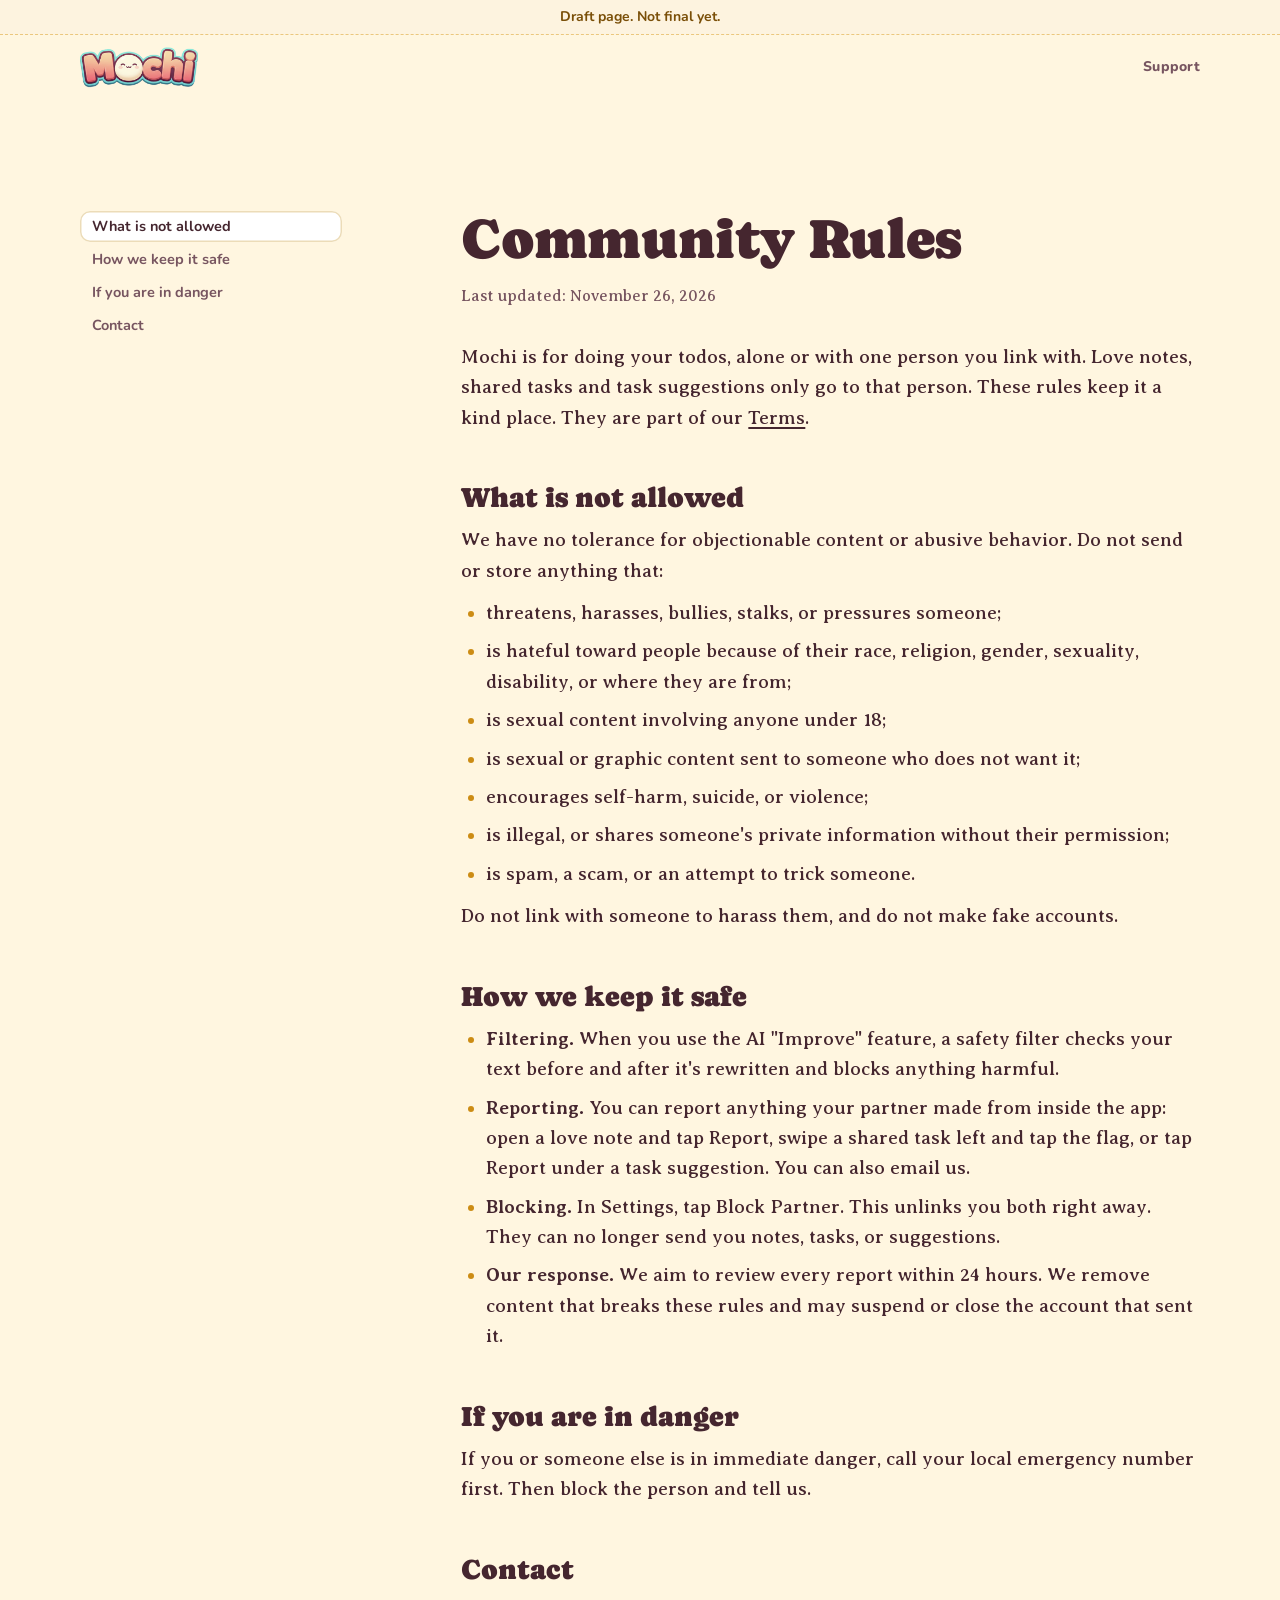
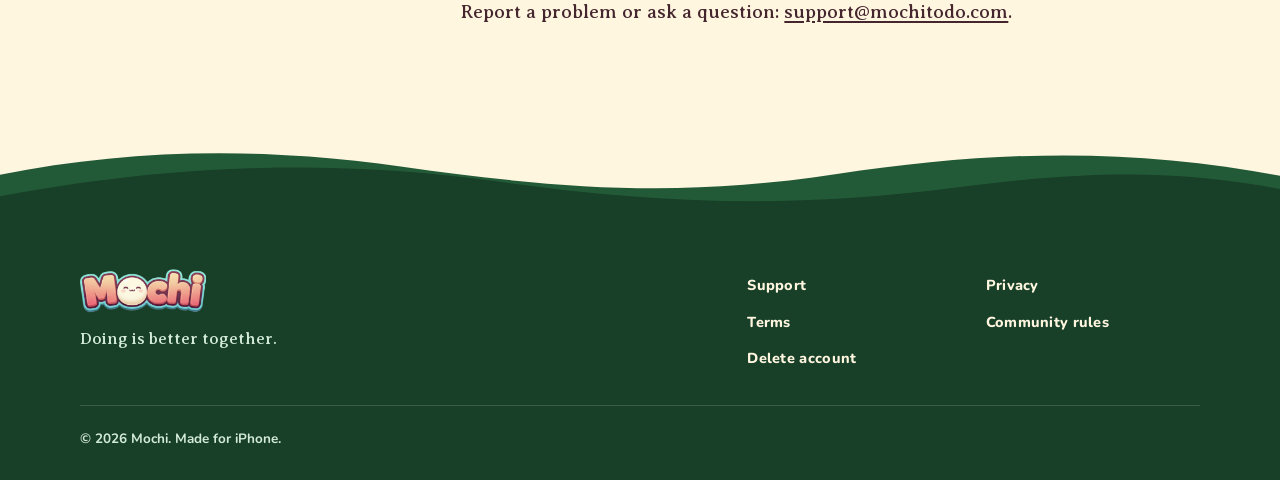
<file: community/index.html>
<!DOCTYPE html><html lang="en"><head><meta charset="utf-8"><meta name="viewport" content="width=device-width, initial-scale=1, viewport-fit=cover"><title>Community rules · Mochi</title><meta name="description" content="The rules for notes and shared tasks in Mochi, and how to report or block."><meta name="robots" content="noindex"><link rel="canonical" href="https://mochitodo.com/community/"><meta property="og:title" content="Community rules"><meta property="og:description" content="The rules for notes and shared tasks in Mochi, and how to report or block."><meta property="og:type" content="website"><meta property="og:image" content="https://mochitodo.com/images/icon.jpg"><meta name="theme-color" content="#fff6e0"><link rel="icon" type="image/png" href="/favicon.png"><link rel="apple-touch-icon" href="/apple-touch-icon.png"><link rel="stylesheet" href="/_astro/Base.BgJPq5nL.css"></head><body><div class="draft-banner" role="note">Draft page. Not final yet.</div><header class="site-header" data-astro-cid-nen7h5rs><div class="wrap bar" data-astro-cid-nen7h5rs><a class="brand" href="/" aria-label="Mochi home" data-astro-cid-nen7h5rs><img src="/images/logotype.png" alt="Mochi" width="118" height="41" data-astro-cid-nen7h5rs></a><nav aria-label="Main" data-astro-cid-nen7h5rs><a class="far" href="/support/" data-astro-cid-nen7h5rs>Support</a><a class="btn gold small nav-cta" href="/#get" data-request-access tabindex="-1" aria-hidden="true" data-astro-cid-nen7h5rs>Sign up</a></nav></div></header><script>
  // The logo starts big at the top of the page and shrinks to its header size over the first
  // stretch of scrolling. Only the picture scales: the header's height never changes, so the
  // page under it never jumps. --logo-k is the scale, set straight from the scroll position.
  (function () {
    var header = document.querySelector(".site-header");
    if (!header) return;
    var waiting = false, cta = header.querySelector(".nav-cta"), support = header.querySelector("nav a.far");
    // The header comes before the page in the markup, so the page's parts are looked up when needed.
    var hero = null, heroLogo = null;
    function size() {
      waiting = false;
      hero = hero || document.querySelector(".hero");
      heroLogo = heroLogo || document.querySelector(".hero-logo");   // desktop home: the big logo is in the hero
      var big = parseFloat(getComputedStyle(header).getPropertyValue("--logo-big")) || 1;
      var p = Math.min(Math.max(window.pageYOffset / 140, 0), 1);
      header.style.setProperty("--logo-k", (big - (big - 1) * p).toFixed(3));
      if (heroLogo) header.classList.toggle("tucked", heroLogo.offsetParent !== null && heroLogo.getBoundingClientRect().bottom > header.offsetHeight);
      // Past the hero (or the first stretch of a page without one): swap Support for the button.
      if (!cta) return;
      var past = hero ? hero.getBoundingClientRect().bottom < header.offsetHeight : window.pageYOffset > 320;
      if (past === header.classList.contains("cta-on")) return;
      header.classList.toggle("cta-on", past);
      cta.setAttribute("aria-hidden", past ? "false" : "true"); cta.tabIndex = past ? 0 : -1;
      if (support) { support.setAttribute("aria-hidden", past ? "true" : "false"); support.tabIndex = past ? -1 : 0; }
    }
    // Desktop home page: the big logo is in the hero, so the header's small one stays tucked away
    // while that one is on screen.
    function ask() { if (!waiting) { waiting = true; requestAnimationFrame(size); } }
    window.addEventListener("scroll", ask, { passive: true });
    window.addEventListener("resize", ask);
    size();
    document.addEventListener("DOMContentLoaded", size);   // again once the page below exists
  })();
</script><main><div class="wrap reading"><nav class="reading-toc" id="toc" aria-label="On this page"></nav><article class="prose" id="prose"><h1>Community Rules</h1><p class="updated">Last updated: November 26, 2026</p><p>Mochi is for doing your todos, alone or with one person you link with. Love notes, shared tasks and task suggestions only go to that person. These rules keep it a kind place. They are part of our <a href="/eula/">Terms</a>.</p><h2>What is not allowed</h2><p>We have no tolerance for objectionable content or abusive behavior. Do not send or store anything that:</p><ul><li>threatens, harasses, bullies, stalks, or pressures someone;</li><li>is hateful toward people because of their race, religion, gender, sexuality, disability, or where they are from;</li><li>is sexual content involving anyone under 18;</li><li>is sexual or graphic content sent to someone who does not want it;</li><li>encourages self-harm, suicide, or violence;</li><li>is illegal, or shares someone's private information without their permission;</li><li>is spam, a scam, or an attempt to trick someone.</li></ul><p>Do not link with someone to harass them, and do not make fake accounts.</p><h2>How we keep it safe</h2><ul><li><b>Filtering.</b> When you use the AI "Improve" feature, a safety filter checks your text before and after it's rewritten and blocks anything harmful.</li><li><b>Reporting.</b> You can report anything your partner made from inside the app: open a love note and tap Report, swipe a shared task left and tap the flag, or tap Report under a task suggestion. You can also email us.</li><li><b>Blocking.</b> In Settings, tap Block Partner. This unlinks you both right away. They can no longer send you notes, tasks, or suggestions.</li><li><b>Our response.</b> We aim to review every report within 24 hours. We remove content that breaks these rules and may suspend or close the account that sent it.</li></ul><h2>If you are in danger</h2><p>If you or someone else is in immediate danger, call your local emergency number first. Then block the person and tell us.</p><h2>Contact</h2><p>Report a problem or ask a question: <a href="mailto:support@mochitodo.com">support@mochitodo.com</a>.</p></article></div></main><footer class="site-footer" data-astro-cid-jo6i4kqk><div class="edge" data-astro-cid-jo6i4kqk><div class="hill" aria-hidden="true" data-astro-cid-fsosadq3><svg viewBox="0 0 1440 90" preserveAspectRatio="none" data-astro-cid-fsosadq3><path fill="var(--moss)" d="M0 46C150 12 300 6 470 30c170 24 300 34 470 8 170-26 330-30 500 6V90H0z" data-astro-cid-fsosadq3></path></svg><svg viewBox="0 0 1440 90" preserveAspectRatio="none" data-astro-cid-fsosadq3><path fill="var(--moss-deep)" d="M0 62C200 26 380 22 560 46c180 24 330 30 520 6 150-19 250-18 360 2V90H0z" data-astro-cid-fsosadq3></path></svg></div></div><div class="ground" data-astro-cid-jo6i4kqk><div class="wrap inner" data-astro-cid-jo6i4kqk><div class="who" data-astro-cid-jo6i4kqk><img src="/images/logotype.png" alt="Mochi" width="126" height="44" data-astro-cid-jo6i4kqk><p id="foot-line" data-astro-cid-jo6i4kqk>Doing is better together.</p></div><nav aria-label="Footer" data-astro-cid-jo6i4kqk><ul data-astro-cid-jo6i4kqk><li data-astro-cid-jo6i4kqk><a href="/support/" data-astro-cid-jo6i4kqk>Support</a></li><li data-astro-cid-jo6i4kqk><a href="/privacy/" data-astro-cid-jo6i4kqk>Privacy</a></li><li data-astro-cid-jo6i4kqk><a href="/eula/" data-astro-cid-jo6i4kqk>Terms</a></li><li data-astro-cid-jo6i4kqk><a href="/community/" data-astro-cid-jo6i4kqk>Community rules</a></li><li data-astro-cid-jo6i4kqk><a href="/delete-account/" data-astro-cid-jo6i4kqk>Delete account</a></li></ul></nav><p class="fine" data-astro-cid-jo6i4kqk>© 2026 Mochi. Made for iPhone.</p></div></div></footer></body></html><script>
(function () {
  var toc = document.getElementById("toc"), prose = document.getElementById("prose");
  var heads = Array.prototype.filter.call(prose.querySelectorAll("h2"), function (h) { return !h.closest(".short"); });
  if (heads.length < 3) { toc.remove(); prose.style.gridColumn = "3 / span 8"; return; }
  var list = document.createElement("ol"), links = [];
  heads.forEach(function (h, i) {
    if (!h.id) h.id = (h.textContent || "part-" + i).toLowerCase().replace(/[^a-z0-9]+/g, "-").replace(/^-|-$/g, "");
    var a = document.createElement("a");
    a.href = "#" + h.id;
    a.textContent = h.textContent.replace(/^\d+\.\s*/, "");
    var li = document.createElement("li"); li.appendChild(a); list.appendChild(li); links.push(a);
  });
  toc.appendChild(list);
  // Mark the part being read: the last heading that has passed the top third of the window.
  var ticking = false;
  function mark() {
    ticking = false;
    var line = window.innerHeight * 0.33, current = 0;
    heads.forEach(function (h, i) { if (h.getBoundingClientRect().top < line) current = i; });
    links.forEach(function (a, i) { if (i === current) a.setAttribute("aria-current", "true"); else a.removeAttribute("aria-current"); });
  }
  window.addEventListener("scroll", function () { if (!ticking) { ticking = true; requestAnimationFrame(mark); } }, { passive: true });
  mark();
})();
</script>
</file>
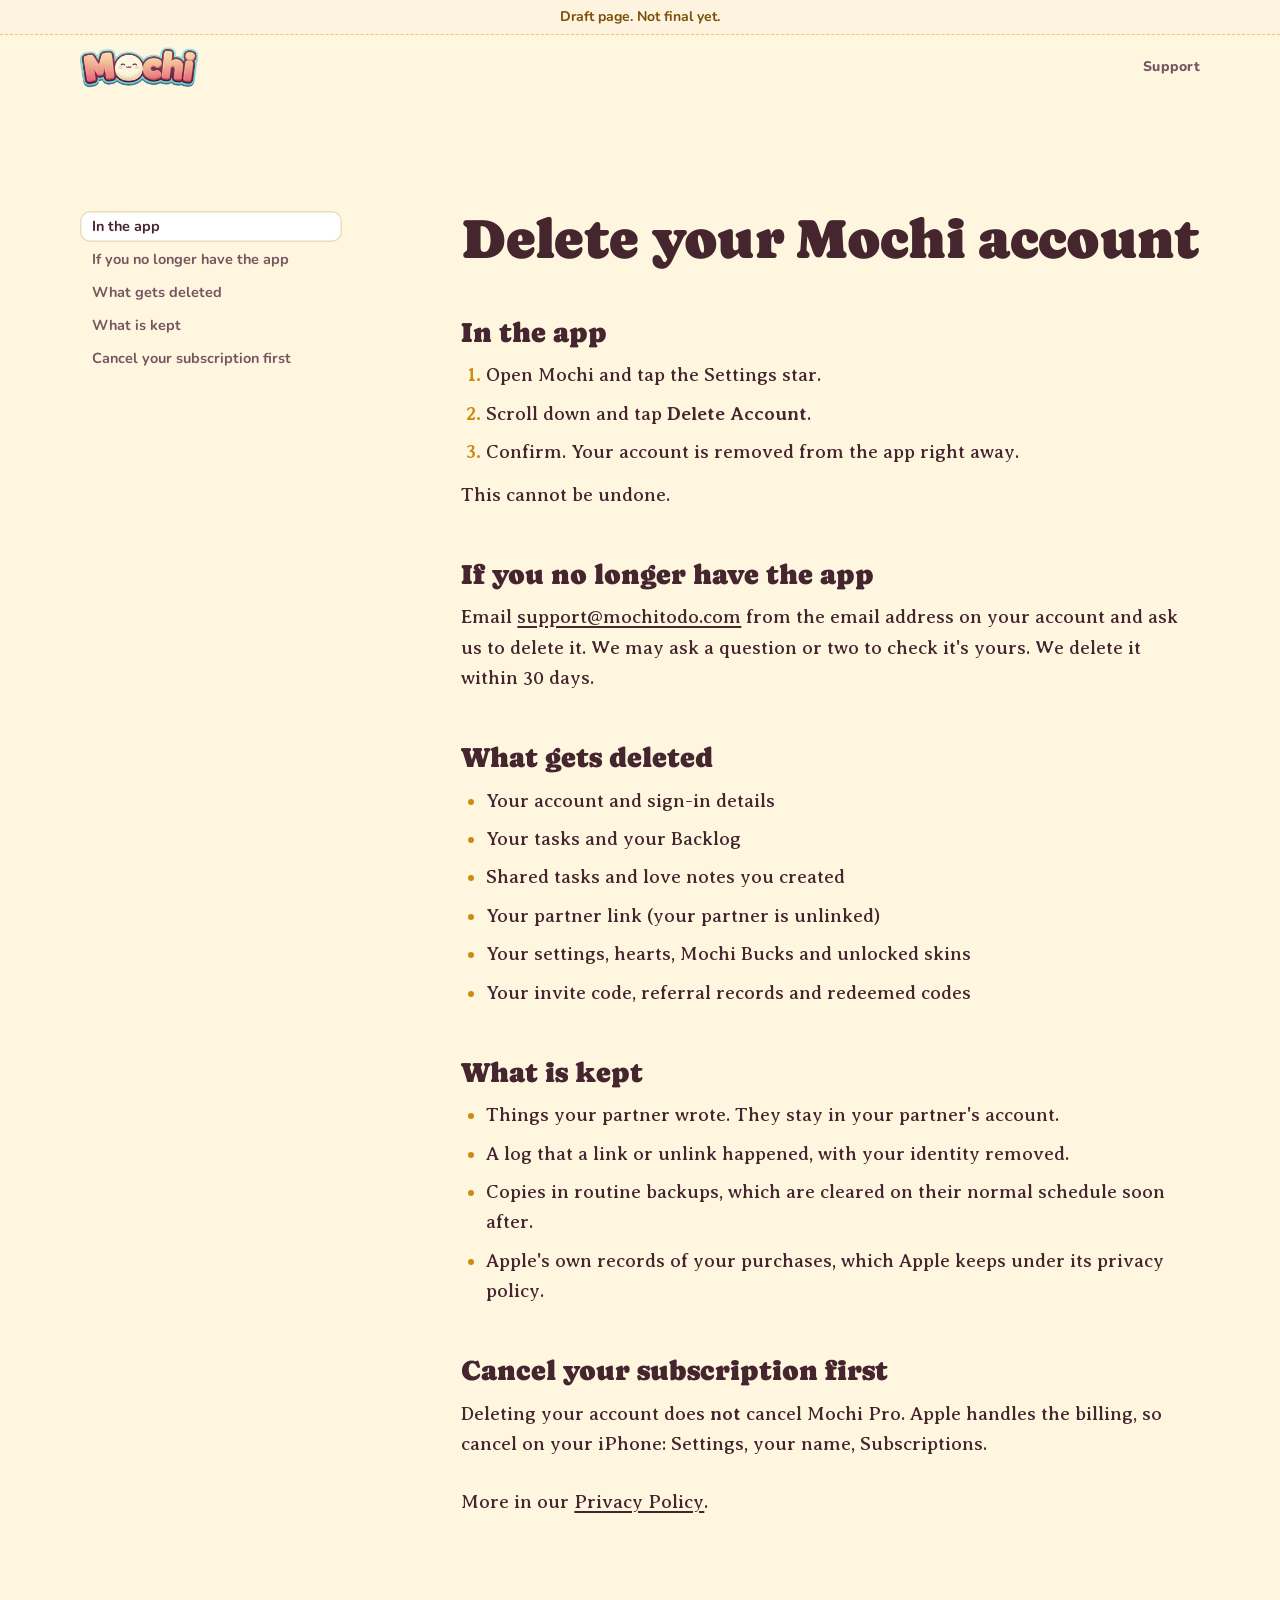
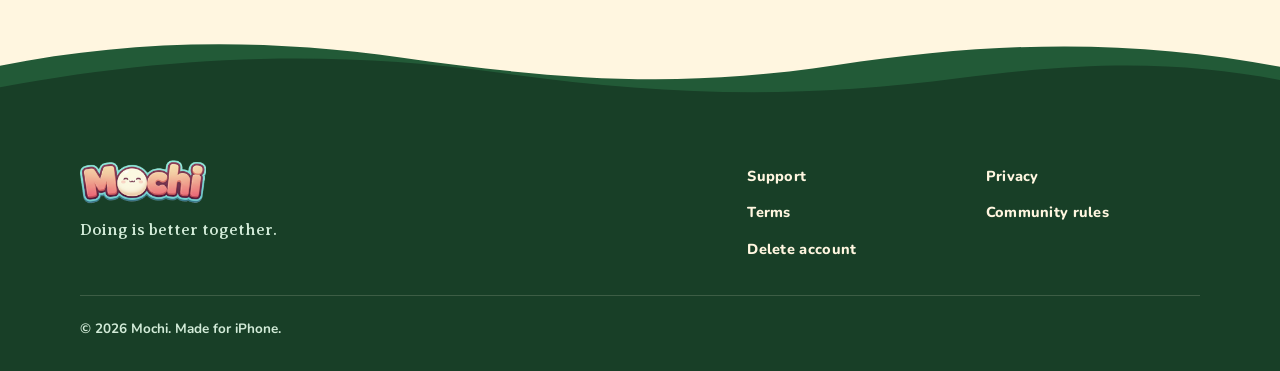
<file: delete-account/index.html>
<!DOCTYPE html><html lang="en"><head><meta charset="utf-8"><meta name="viewport" content="width=device-width, initial-scale=1, viewport-fit=cover"><title>Delete your account · Mochi</title><meta name="description" content="How to delete your Mochi account and what gets removed."><meta name="robots" content="noindex"><link rel="canonical" href="https://mochitodo.com/delete-account/"><meta property="og:title" content="Delete your account"><meta property="og:description" content="How to delete your Mochi account and what gets removed."><meta property="og:type" content="website"><meta property="og:image" content="https://mochitodo.com/images/icon.jpg"><meta name="theme-color" content="#fff6e0"><link rel="icon" type="image/png" href="/favicon.png"><link rel="apple-touch-icon" href="/apple-touch-icon.png"><link rel="stylesheet" href="/_astro/Base.BgJPq5nL.css"></head><body><div class="draft-banner" role="note">Draft page. Not final yet.</div><header class="site-header" data-astro-cid-nen7h5rs><div class="wrap bar" data-astro-cid-nen7h5rs><a class="brand" href="/" aria-label="Mochi home" data-astro-cid-nen7h5rs><img src="/images/logotype.png" alt="Mochi" width="118" height="41" data-astro-cid-nen7h5rs></a><nav aria-label="Main" data-astro-cid-nen7h5rs><a class="far" href="/support/" data-astro-cid-nen7h5rs>Support</a><a class="btn gold small nav-cta" href="/#get" data-request-access tabindex="-1" aria-hidden="true" data-astro-cid-nen7h5rs>Sign up</a></nav></div></header><script>
  // The logo starts big at the top of the page and shrinks to its header size over the first
  // stretch of scrolling. Only the picture scales: the header's height never changes, so the
  // page under it never jumps. --logo-k is the scale, set straight from the scroll position.
  (function () {
    var header = document.querySelector(".site-header");
    if (!header) return;
    var waiting = false, cta = header.querySelector(".nav-cta"), support = header.querySelector("nav a.far");
    // The header comes before the page in the markup, so the page's parts are looked up when needed.
    var hero = null, heroLogo = null;
    function size() {
      waiting = false;
      hero = hero || document.querySelector(".hero");
      heroLogo = heroLogo || document.querySelector(".hero-logo");   // desktop home: the big logo is in the hero
      var big = parseFloat(getComputedStyle(header).getPropertyValue("--logo-big")) || 1;
      var p = Math.min(Math.max(window.pageYOffset / 140, 0), 1);
      header.style.setProperty("--logo-k", (big - (big - 1) * p).toFixed(3));
      if (heroLogo) header.classList.toggle("tucked", heroLogo.offsetParent !== null && heroLogo.getBoundingClientRect().bottom > header.offsetHeight);
      // Past the hero (or the first stretch of a page without one): swap Support for the button.
      if (!cta) return;
      var past = hero ? hero.getBoundingClientRect().bottom < header.offsetHeight : window.pageYOffset > 320;
      if (past === header.classList.contains("cta-on")) return;
      header.classList.toggle("cta-on", past);
      cta.setAttribute("aria-hidden", past ? "false" : "true"); cta.tabIndex = past ? 0 : -1;
      if (support) { support.setAttribute("aria-hidden", past ? "true" : "false"); support.tabIndex = past ? -1 : 0; }
    }
    // Desktop home page: the big logo is in the hero, so the header's small one stays tucked away
    // while that one is on screen.
    function ask() { if (!waiting) { waiting = true; requestAnimationFrame(size); } }
    window.addEventListener("scroll", ask, { passive: true });
    window.addEventListener("resize", ask);
    size();
    document.addEventListener("DOMContentLoaded", size);   // again once the page below exists
  })();
</script><main><div class="wrap reading"><nav class="reading-toc" id="toc" aria-label="On this page"></nav><article class="prose" id="prose"><h1>Delete your Mochi account</h1><h2>In the app</h2><ol><li>Open Mochi and tap the Settings star.</li><li>Scroll down and tap <b>Delete Account</b>.</li><li>Confirm. Your account is removed from the app right away.</li></ol><p>This cannot be undone.</p><h2>If you no longer have the app</h2><p>Email <a href="mailto:support@mochitodo.com">support@mochitodo.com</a> from the email address on your account and ask us to delete it. We may ask a question or two to check it's yours. We delete it within 30 days.</p><h2>What gets deleted</h2><ul><li>Your account and sign-in details</li><li>Your tasks and your Backlog</li><li>Shared tasks and love notes you created</li><li>Your partner link (your partner is unlinked)</li><li>Your settings, hearts, Mochi Bucks and unlocked skins</li><li>Your invite code, referral records and redeemed codes</li></ul><h2>What is kept</h2><ul><li>Things your partner wrote. They stay in your partner's account.</li><li>A log that a link or unlink happened, with your identity removed.</li><li>Copies in routine backups, which are cleared on their normal schedule soon after.</li><li>Apple's own records of your purchases, which Apple keeps under its privacy policy.</li></ul><h2>Cancel your subscription first</h2><p>Deleting your account does <b>not</b> cancel Mochi Pro. Apple handles the billing, so cancel on your iPhone: Settings, your name, Subscriptions.</p><p style="margin-top:28px">More in our <a href="/privacy/">Privacy Policy</a>.</p></article></div></main><footer class="site-footer" data-astro-cid-jo6i4kqk><div class="edge" data-astro-cid-jo6i4kqk><div class="hill" aria-hidden="true" data-astro-cid-fsosadq3><svg viewBox="0 0 1440 90" preserveAspectRatio="none" data-astro-cid-fsosadq3><path fill="var(--moss)" d="M0 46C150 12 300 6 470 30c170 24 300 34 470 8 170-26 330-30 500 6V90H0z" data-astro-cid-fsosadq3></path></svg><svg viewBox="0 0 1440 90" preserveAspectRatio="none" data-astro-cid-fsosadq3><path fill="var(--moss-deep)" d="M0 62C200 26 380 22 560 46c180 24 330 30 520 6 150-19 250-18 360 2V90H0z" data-astro-cid-fsosadq3></path></svg></div></div><div class="ground" data-astro-cid-jo6i4kqk><div class="wrap inner" data-astro-cid-jo6i4kqk><div class="who" data-astro-cid-jo6i4kqk><img src="/images/logotype.png" alt="Mochi" width="126" height="44" data-astro-cid-jo6i4kqk><p id="foot-line" data-astro-cid-jo6i4kqk>Doing is better together.</p></div><nav aria-label="Footer" data-astro-cid-jo6i4kqk><ul data-astro-cid-jo6i4kqk><li data-astro-cid-jo6i4kqk><a href="/support/" data-astro-cid-jo6i4kqk>Support</a></li><li data-astro-cid-jo6i4kqk><a href="/privacy/" data-astro-cid-jo6i4kqk>Privacy</a></li><li data-astro-cid-jo6i4kqk><a href="/eula/" data-astro-cid-jo6i4kqk>Terms</a></li><li data-astro-cid-jo6i4kqk><a href="/community/" data-astro-cid-jo6i4kqk>Community rules</a></li><li data-astro-cid-jo6i4kqk><a href="/delete-account/" data-astro-cid-jo6i4kqk>Delete account</a></li></ul></nav><p class="fine" data-astro-cid-jo6i4kqk>© 2026 Mochi. Made for iPhone.</p></div></div></footer></body></html><script>
(function () {
  var toc = document.getElementById("toc"), prose = document.getElementById("prose");
  var heads = Array.prototype.filter.call(prose.querySelectorAll("h2"), function (h) { return !h.closest(".short"); });
  if (heads.length < 3) { toc.remove(); prose.style.gridColumn = "3 / span 8"; return; }
  var list = document.createElement("ol"), links = [];
  heads.forEach(function (h, i) {
    if (!h.id) h.id = (h.textContent || "part-" + i).toLowerCase().replace(/[^a-z0-9]+/g, "-").replace(/^-|-$/g, "");
    var a = document.createElement("a");
    a.href = "#" + h.id;
    a.textContent = h.textContent.replace(/^\d+\.\s*/, "");
    var li = document.createElement("li"); li.appendChild(a); list.appendChild(li); links.push(a);
  });
  toc.appendChild(list);
  // Mark the part being read: the last heading that has passed the top third of the window.
  var ticking = false;
  function mark() {
    ticking = false;
    var line = window.innerHeight * 0.33, current = 0;
    heads.forEach(function (h, i) { if (h.getBoundingClientRect().top < line) current = i; });
    links.forEach(function (a, i) { if (i === current) a.setAttribute("aria-current", "true"); else a.removeAttribute("aria-current"); });
  }
  window.addEventListener("scroll", function () { if (!ticking) { ticking = true; requestAnimationFrame(mark); } }, { passive: true });
  mark();
})();
</script>
</file>
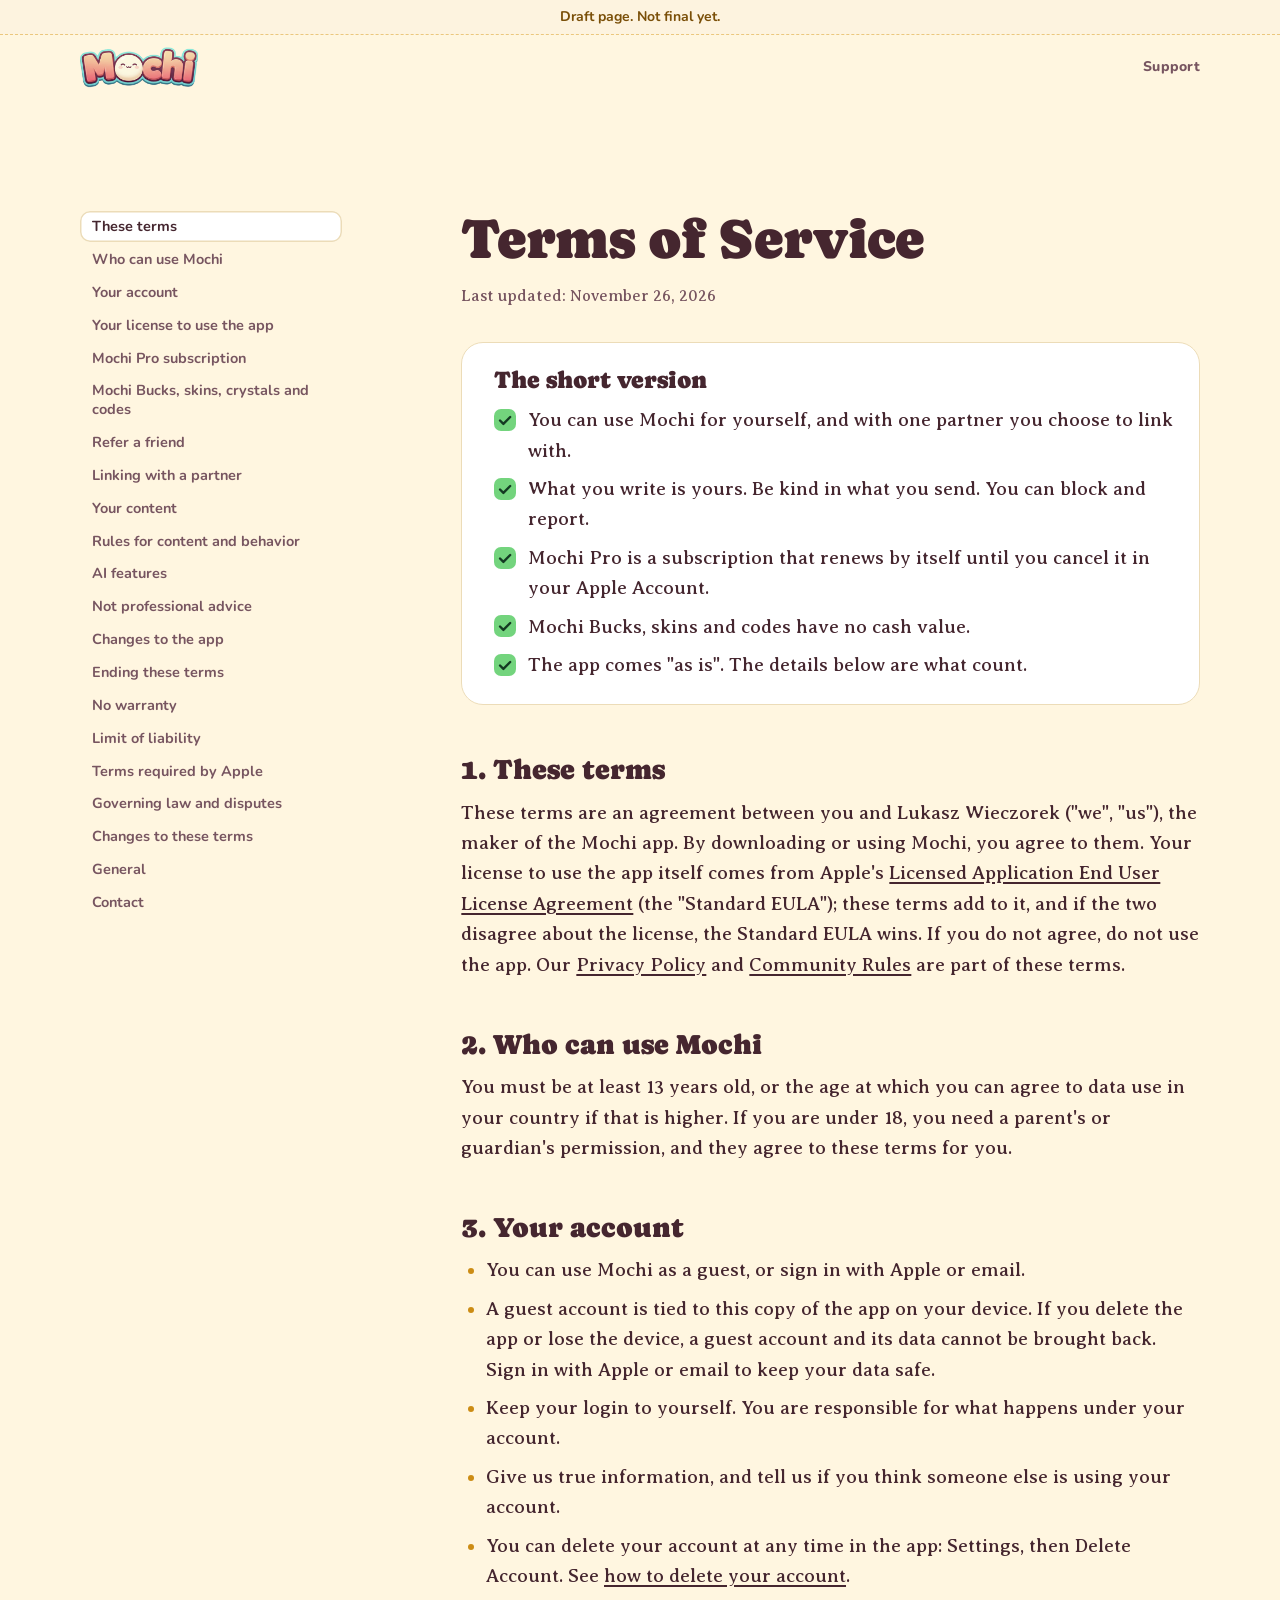
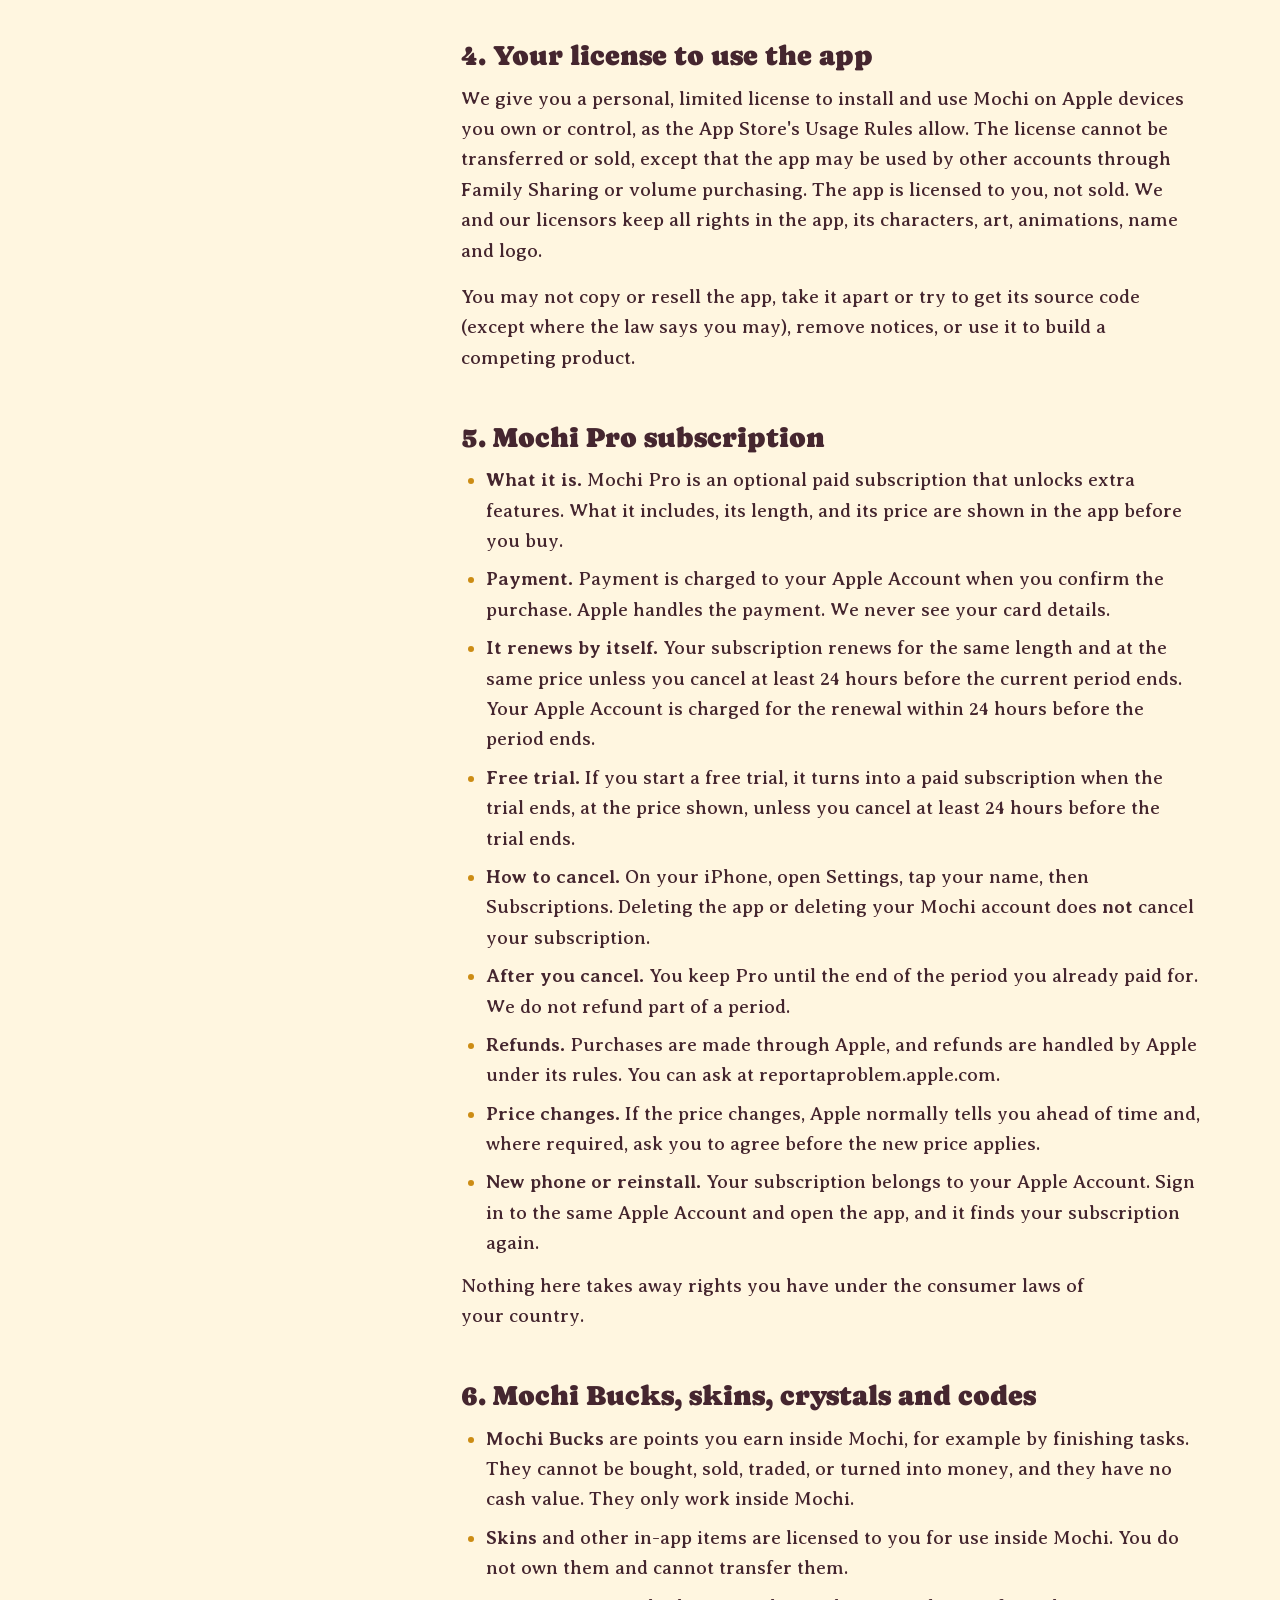
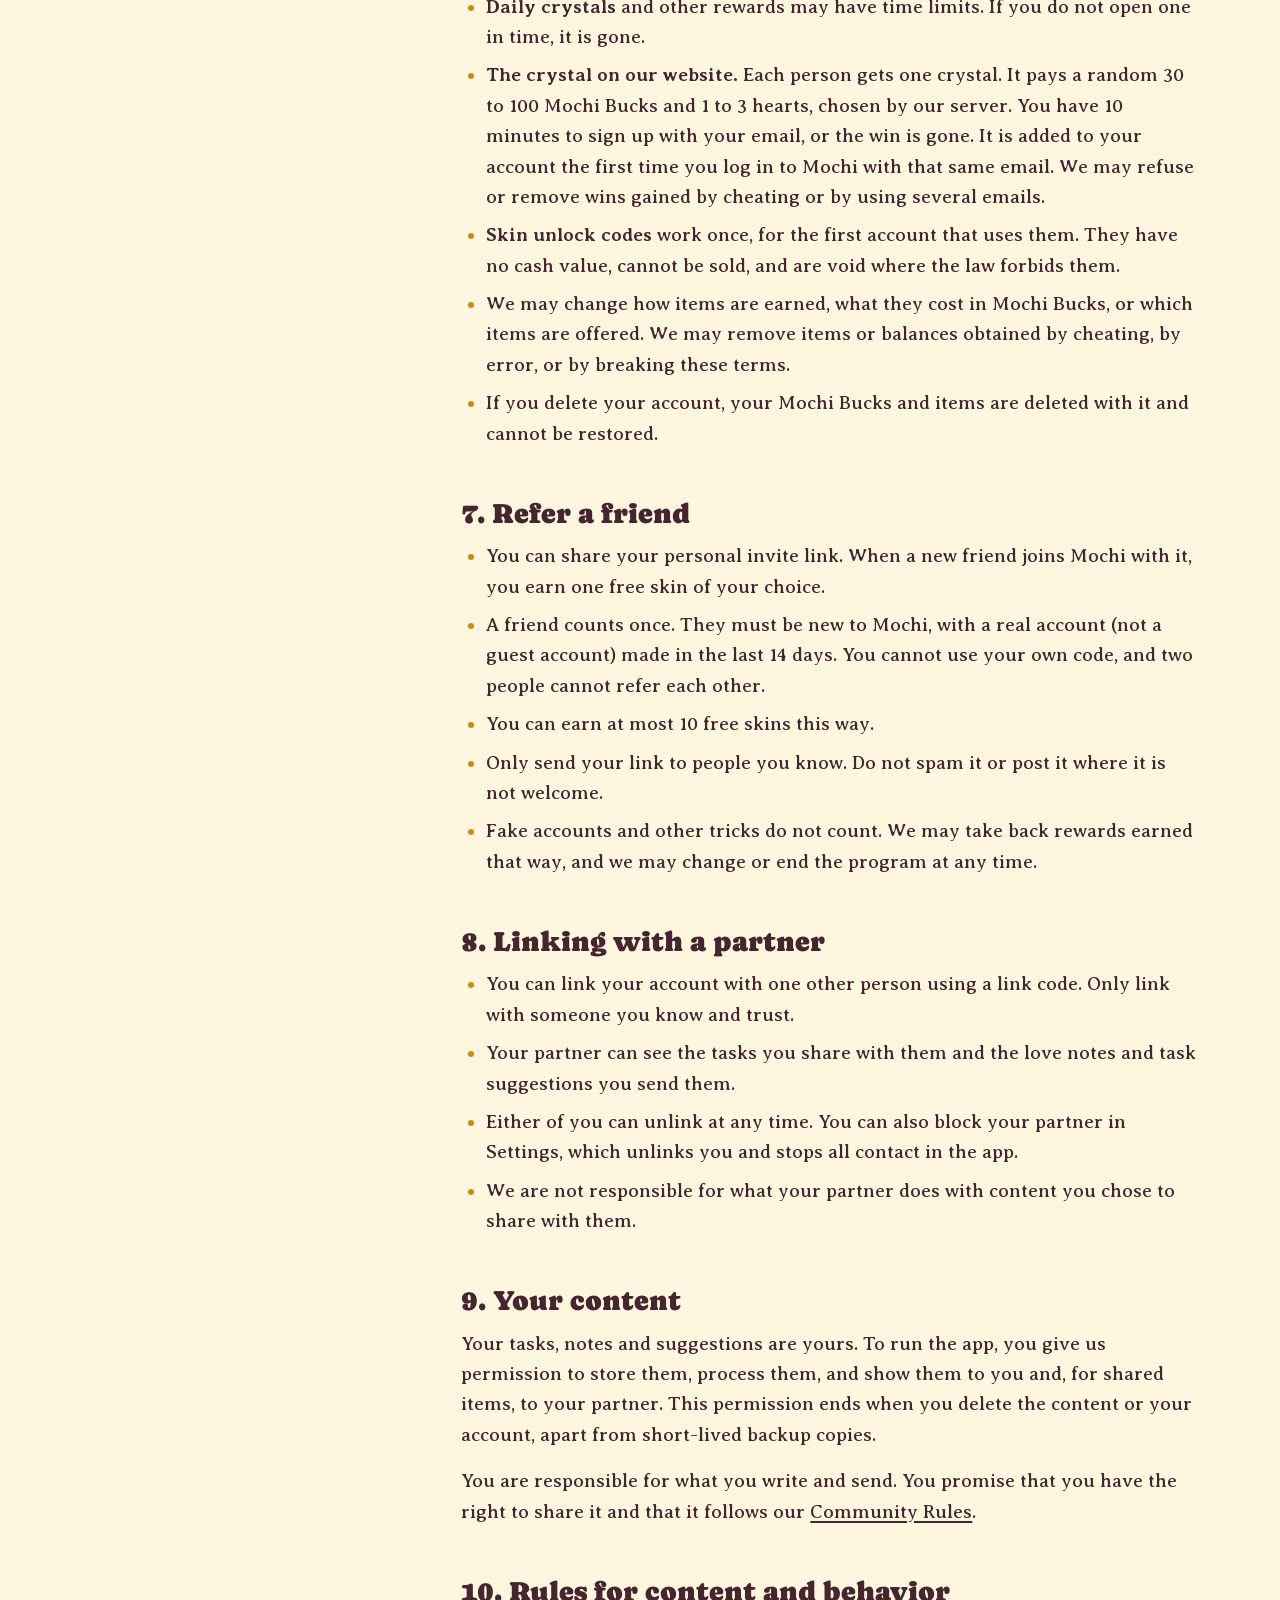
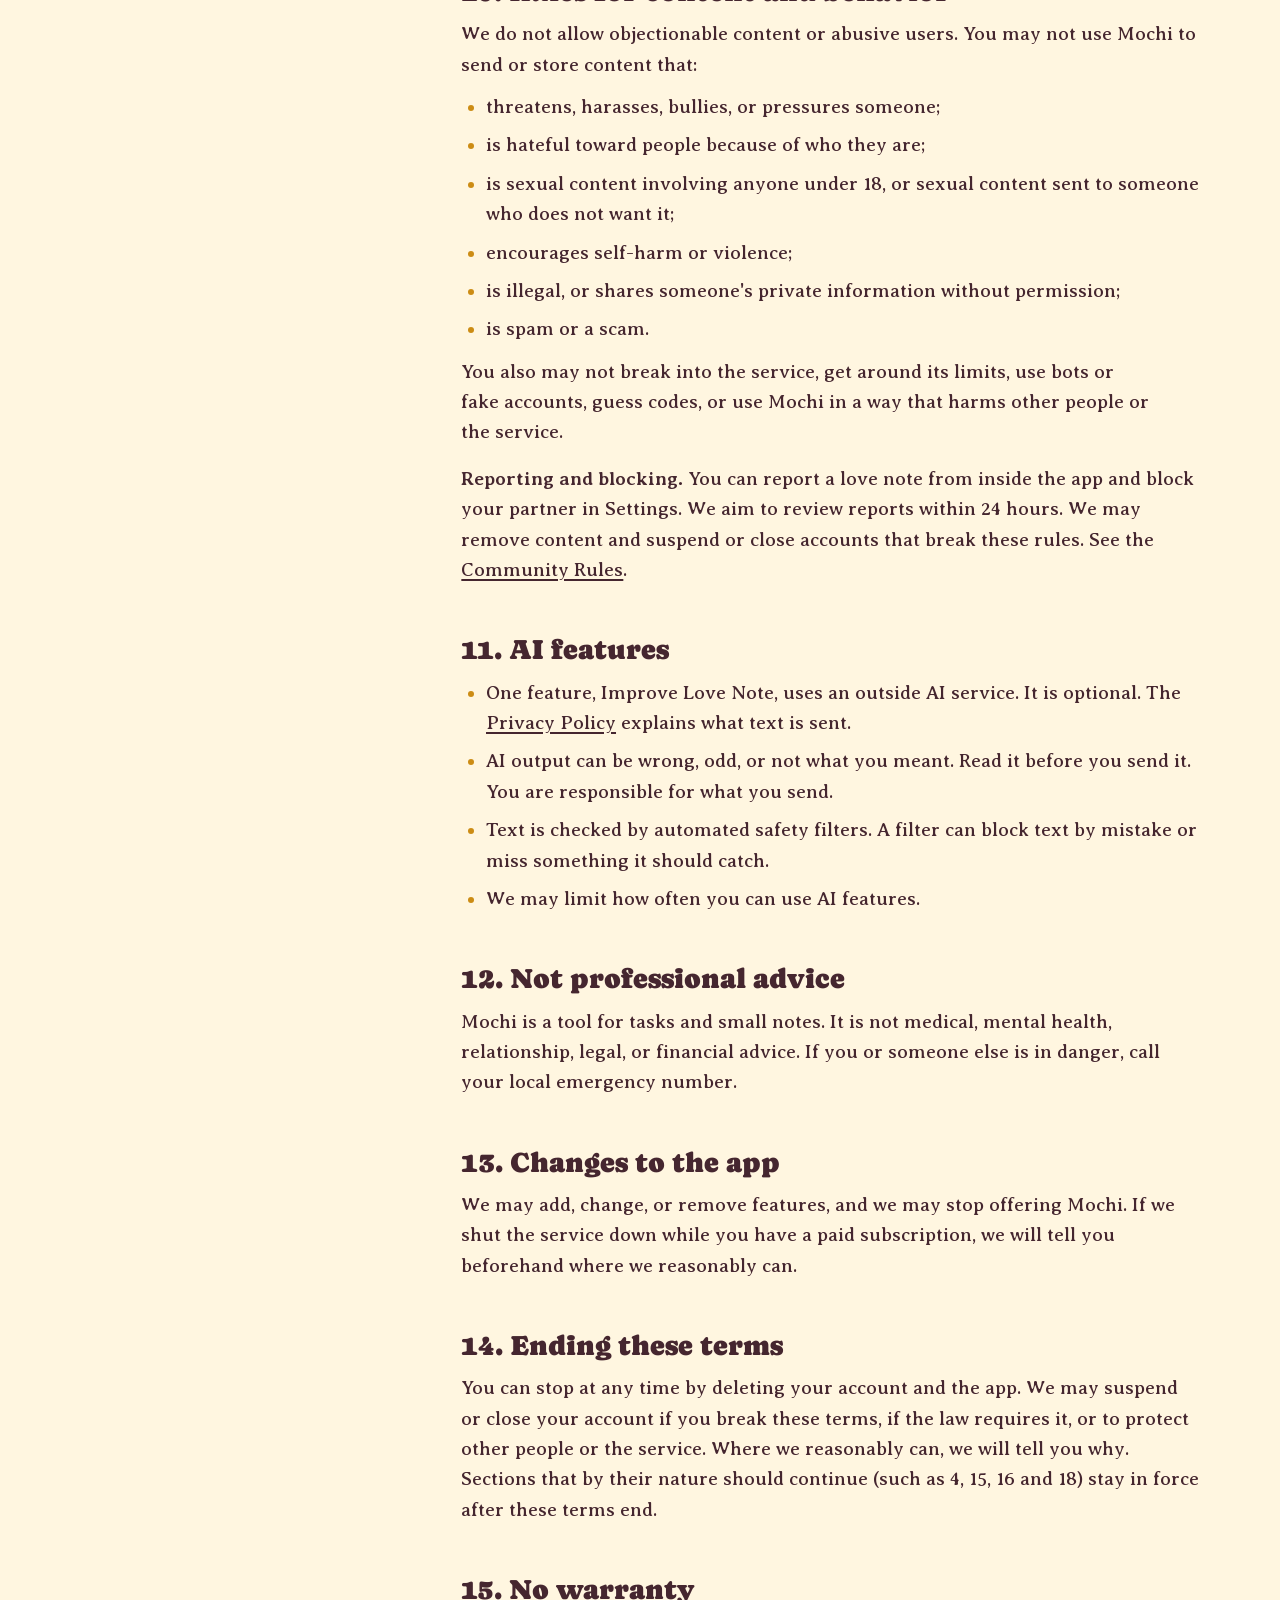
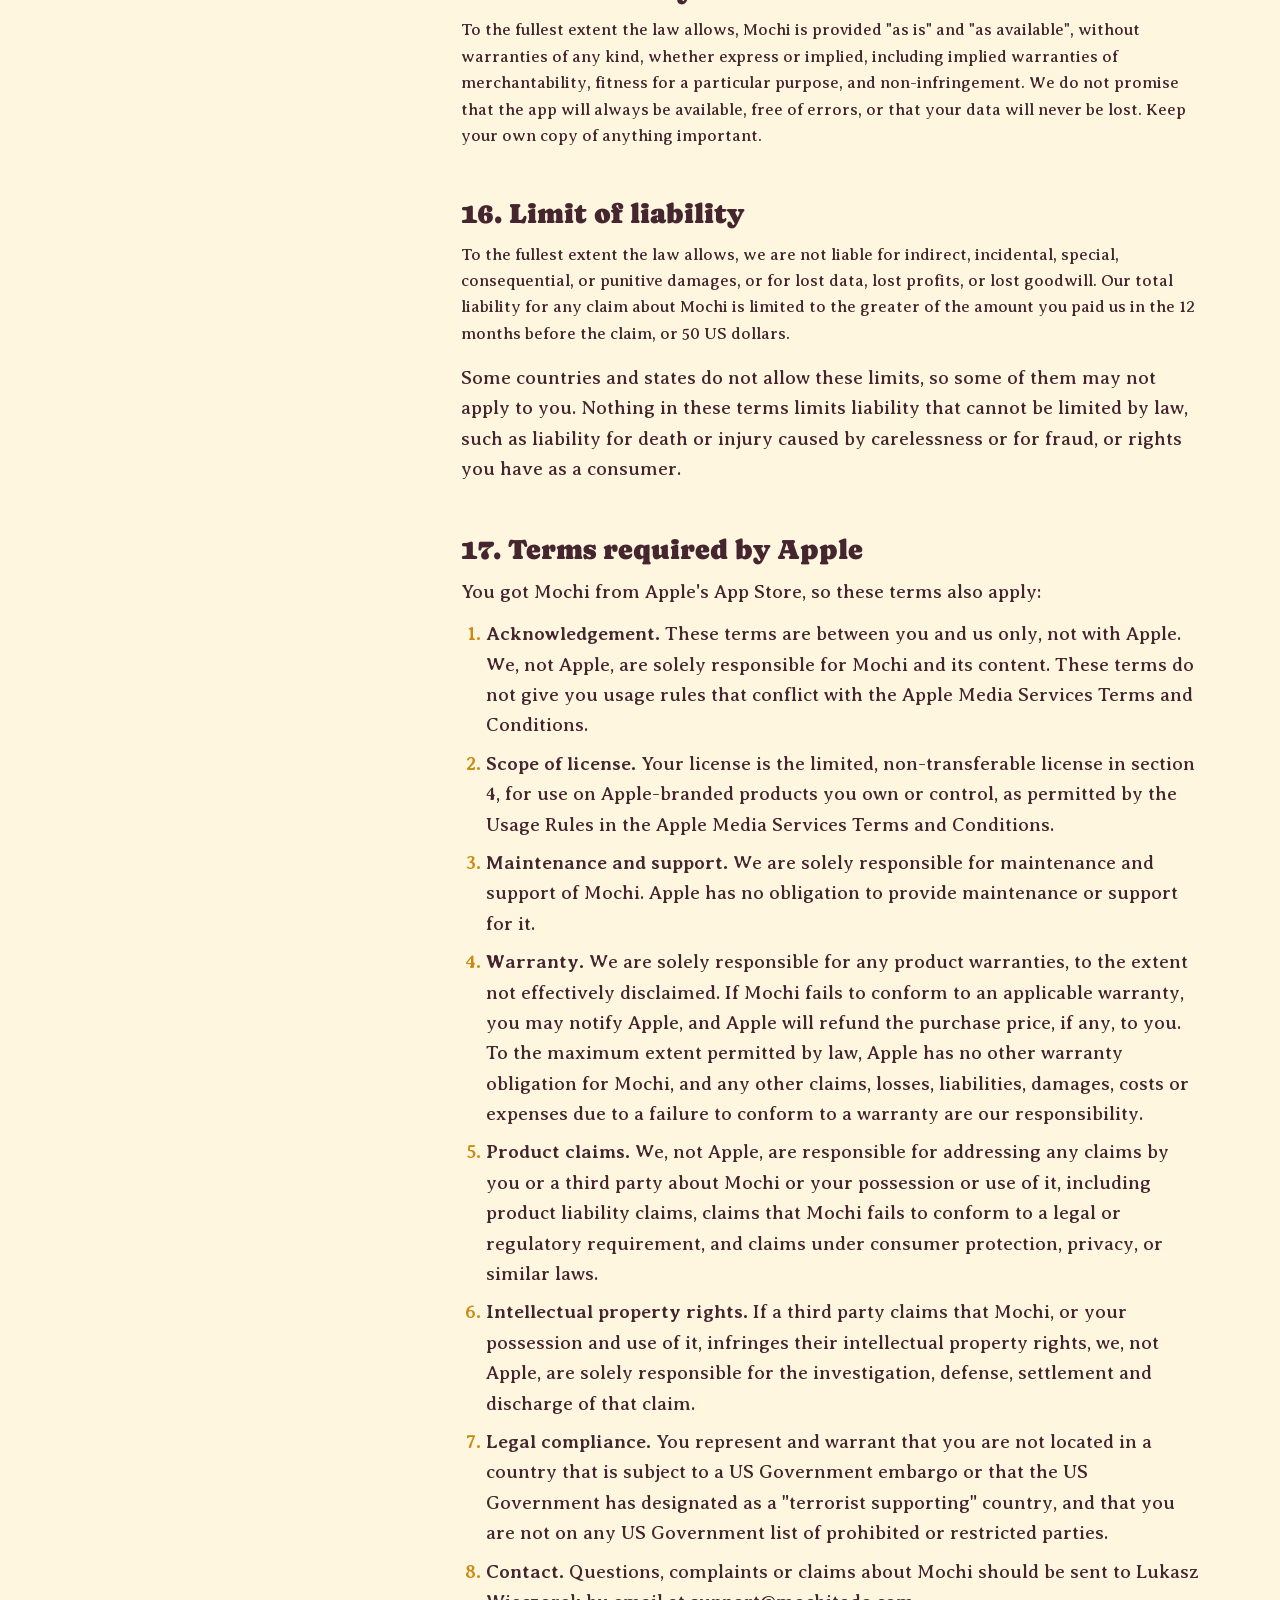
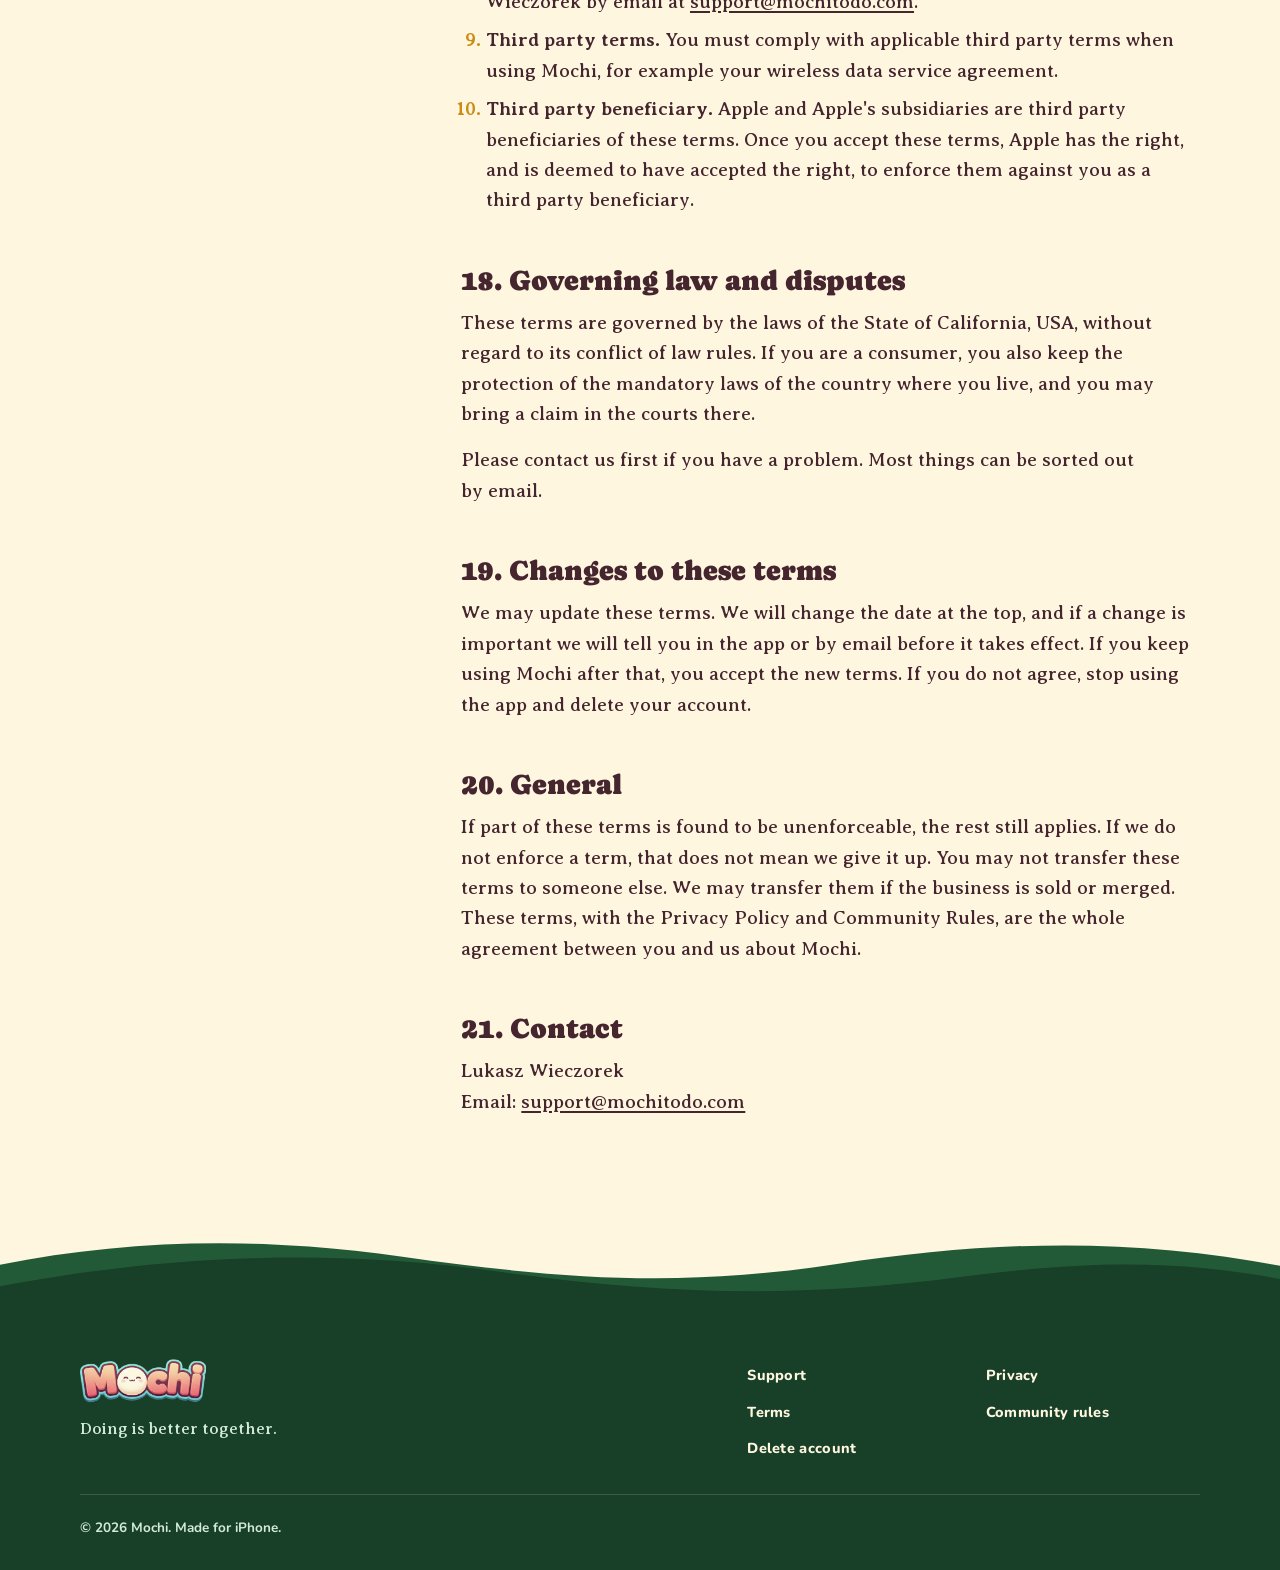
<file: eula/index.html>
<!DOCTYPE html><html lang="en"><head><meta charset="utf-8"><meta name="viewport" content="width=device-width, initial-scale=1, viewport-fit=cover"><title>Terms of Service · Mochi</title><meta name="description" content="The rules for using Mochi: your account, subscriptions, shared content, and the license to use the app."><meta name="robots" content="noindex"><link rel="canonical" href="https://mochitodo.com/eula/"><meta property="og:title" content="Terms of Service"><meta property="og:description" content="The rules for using Mochi: your account, subscriptions, shared content, and the license to use the app."><meta property="og:type" content="website"><meta property="og:image" content="https://mochitodo.com/images/icon.jpg"><meta name="theme-color" content="#fff6e0"><link rel="icon" type="image/png" href="/favicon.png"><link rel="apple-touch-icon" href="/apple-touch-icon.png"><link rel="stylesheet" href="/_astro/Base.BgJPq5nL.css"></head><body><div class="draft-banner" role="note">Draft page. Not final yet.</div><header class="site-header" data-astro-cid-nen7h5rs><div class="wrap bar" data-astro-cid-nen7h5rs><a class="brand" href="/" aria-label="Mochi home" data-astro-cid-nen7h5rs><img src="/images/logotype.png" alt="Mochi" width="118" height="41" data-astro-cid-nen7h5rs></a><nav aria-label="Main" data-astro-cid-nen7h5rs><a class="far" href="/support/" data-astro-cid-nen7h5rs>Support</a><a class="btn gold small nav-cta" href="/#get" data-request-access tabindex="-1" aria-hidden="true" data-astro-cid-nen7h5rs>Sign up</a></nav></div></header><script>
  // The logo starts big at the top of the page and shrinks to its header size over the first
  // stretch of scrolling. Only the picture scales: the header's height never changes, so the
  // page under it never jumps. --logo-k is the scale, set straight from the scroll position.
  (function () {
    var header = document.querySelector(".site-header");
    if (!header) return;
    var waiting = false, cta = header.querySelector(".nav-cta"), support = header.querySelector("nav a.far");
    // The header comes before the page in the markup, so the page's parts are looked up when needed.
    var hero = null, heroLogo = null;
    function size() {
      waiting = false;
      hero = hero || document.querySelector(".hero");
      heroLogo = heroLogo || document.querySelector(".hero-logo");   // desktop home: the big logo is in the hero
      var big = parseFloat(getComputedStyle(header).getPropertyValue("--logo-big")) || 1;
      var p = Math.min(Math.max(window.pageYOffset / 140, 0), 1);
      header.style.setProperty("--logo-k", (big - (big - 1) * p).toFixed(3));
      if (heroLogo) header.classList.toggle("tucked", heroLogo.offsetParent !== null && heroLogo.getBoundingClientRect().bottom > header.offsetHeight);
      // Past the hero (or the first stretch of a page without one): swap Support for the button.
      if (!cta) return;
      var past = hero ? hero.getBoundingClientRect().bottom < header.offsetHeight : window.pageYOffset > 320;
      if (past === header.classList.contains("cta-on")) return;
      header.classList.toggle("cta-on", past);
      cta.setAttribute("aria-hidden", past ? "false" : "true"); cta.tabIndex = past ? 0 : -1;
      if (support) { support.setAttribute("aria-hidden", past ? "true" : "false"); support.tabIndex = past ? -1 : 0; }
    }
    // Desktop home page: the big logo is in the hero, so the header's small one stays tucked away
    // while that one is on screen.
    function ask() { if (!waiting) { waiting = true; requestAnimationFrame(size); } }
    window.addEventListener("scroll", ask, { passive: true });
    window.addEventListener("resize", ask);
    size();
    document.addEventListener("DOMContentLoaded", size);   // again once the page below exists
  })();
</script><main><div class="wrap reading"><nav class="reading-toc" id="toc" aria-label="On this page"></nav><article class="prose" id="prose"><h1>Terms of Service</h1><p class="updated">Last updated: November 26, 2026</p><div class="short"><h2>The short version</h2><ul><li>You can use Mochi for yourself, and with one partner you choose to link with.</li><li>What you write is yours. Be kind in what you send. You can block and report.</li><li>Mochi Pro is a subscription that renews by itself until you cancel it in your Apple Account.</li><li>Mochi Bucks, skins and codes have no cash value.</li><li>The app comes "as is". The details below are what count.</li></ul></div><h2 id="agree">1. These terms</h2><p>These terms are an agreement between you and <span>Lukasz Wieczorek</span> ("we", "us"), the maker of the Mochi app. By downloading or using Mochi, you agree to them. Your license to use the app itself comes from Apple's <a href="https://www.apple.com/legal/internet-services/itunes/dev/stdeula/">Licensed Application End User License Agreement</a> (the "Standard EULA"); these terms add to it, and if the two disagree about the license, the Standard EULA wins. If you do not agree, do not use the app. Our <a href="/privacy/">Privacy Policy</a> and <a href="/community/">Community Rules</a> are part of these terms.</p><h2 id="who">2. Who can use Mochi</h2><p>You must be at least 13 years old, or the age at which you can agree to data use in your country if that is higher. If you are under 18, you need a parent's or guardian's permission, and they agree to these terms for you.</p><h2 id="account">3. Your account</h2><ul><li>You can use Mochi as a guest, or sign in with Apple or email.</li><li>A guest account is tied to this copy of the app on your device. If you delete the app or lose the device, a guest account and its data cannot be brought back. Sign in with Apple or email to keep your data safe.</li><li>Keep your login to yourself. You are responsible for what happens under your account.</li><li>Give us true information, and tell us if you think someone else is using your account.</li><li>You can delete your account at any time in the app: Settings, then Delete Account. See <a href="/delete-account/">how to delete your account</a>.</li></ul><h2 id="license">4. Your license to use the app</h2><p>We give you a personal, limited license to install and use Mochi on Apple devices you own or control, as the App Store's Usage Rules allow. The license cannot be transferred or sold, except that the app may be used by other accounts through Family Sharing or volume purchasing. The app is licensed to you, not sold. We and our licensors keep all rights in the app, its characters, art, animations, name and logo.</p><p>You may not copy or resell the app, take it apart or try to get its source code (except where the law says you may), remove notices, or use it to build a competing product.</p><h2 id="pro">5. Mochi Pro subscription</h2><ul><li><b>What it is.</b> Mochi Pro is an optional paid subscription that unlocks extra features. What it includes, its length, and its price are shown in the app before you buy.</li><li><b>Payment.</b> Payment is charged to your Apple Account when you confirm the purchase. Apple handles the payment. We never see your card details.</li><li><b>It renews by itself.</b> Your subscription renews for the same length and at the same price unless you cancel at least 24 hours before the current period ends. Your Apple Account is charged for the renewal within 24 hours before the period ends.</li><li><b>Free trial.</b> If you start a free trial, it turns into a paid subscription when the trial ends, at the price shown, unless you cancel at least 24 hours before the trial ends.</li><li><b>How to cancel.</b> On your iPhone, open Settings, tap your name, then Subscriptions. Deleting the app or deleting your Mochi account does <b>not</b> cancel your subscription.</li><li><b>After you cancel.</b> You keep Pro until the end of the period you already paid for. We do not refund part of a period.</li><li><b>Refunds.</b> Purchases are made through Apple, and refunds are handled by Apple under its rules. You can ask at reportaproblem.apple.com.</li><li><b>Price changes.</b> If the price changes, Apple normally tells you ahead of time and, where required, ask you to agree before the new price applies.</li><li><b>New phone or reinstall.</b> Your subscription belongs to your Apple Account. Sign in to the same Apple Account and open the app, and it finds your subscription again.</li></ul><p>Nothing here takes away rights you have under the consumer laws of your country.</p><h2 id="items">6. Mochi Bucks, skins, crystals and codes</h2><ul><li><b>Mochi Bucks</b> are points you earn inside Mochi, for example by finishing tasks. They cannot be bought, sold, traded, or turned into money, and they have no cash value. They only work inside Mochi.</li><li><b>Skins</b> and other in-app items are licensed to you for use inside Mochi. You do not own them and cannot transfer them.</li><li><b>Daily crystals</b> and other rewards may have time limits. If you do not open one in time, it is gone.</li><li><b>The crystal on our website.</b> Each person gets one crystal. It pays a random 30 to 100 Mochi Bucks and 1 to 3 hearts, chosen by our server. You have 10 minutes to sign up with your email, or the win is gone. It is added to your account the first time you log in to Mochi with that same email. We may refuse or remove wins gained by cheating or by using several emails.</li><li><b>Skin unlock codes</b> work once, for the first account that uses them. They have no cash value, cannot be sold, and are void where the law forbids them.</li><li>We may change how items are earned, what they cost in Mochi Bucks, or which items are offered. We may remove items or balances obtained by cheating, by error, or by breaking these terms.</li><li>If you delete your account, your Mochi Bucks and items are deleted with it and cannot be restored.</li></ul><h2 id="refer">7. Refer a friend</h2><ul><li>You can share your personal invite link. When a new friend joins Mochi with it, you earn one free skin of your choice.</li><li>A friend counts once. They must be new to Mochi, with a real account (not a guest account) made in the last 14 days. You cannot use your own code, and two people cannot refer each other.</li><li>You can earn at most 10 free skins this way.</li><li>Only send your link to people you know. Do not spam it or post it where it is not welcome.</li><li>Fake accounts and other tricks do not count. We may take back rewards earned that way, and we may change or end the program at any time.</li></ul><h2 id="partner">8. Linking with a partner</h2><ul><li>You can link your account with one other person using a link code. Only link with someone you know and trust.</li><li>Your partner can see the tasks you share with them and the love notes and task suggestions you send them.</li><li>Either of you can unlink at any time. You can also block your partner in Settings, which unlinks you and stops all contact in the app.</li><li>We are not responsible for what your partner does with content you chose to share with them.</li></ul><h2 id="content">9. Your content</h2><p>Your tasks, notes and suggestions are yours. To run the app, you give us permission to store them, process them, and show them to you and, for shared items, to your partner. This permission ends when you delete the content or your account, apart from short-lived backup copies.</p><p>You are responsible for what you write and send. You promise that you have the right to share it and that it follows our <a href="/community/">Community Rules</a>.</p><h2 id="rules">10. Rules for content and behavior</h2><p>We do not allow objectionable content or abusive users. You may not use Mochi to send or store content that:</p><ul><li>threatens, harasses, bullies, or pressures someone;</li><li>is hateful toward people because of who they are;</li><li>is sexual content involving anyone under 18, or sexual content sent to someone who does not want it;</li><li>encourages self-harm or violence;</li><li>is illegal, or shares someone's private information without permission;</li><li>is spam or a scam.</li></ul><p>You also may not break into the service, get around its limits, use bots or fake accounts, guess codes, or use Mochi in a way that harms other people or the service.</p><p><b>Reporting and blocking.</b> You can report a love note from inside the app and block your partner in Settings. We aim to review reports within 24 hours. We may remove content and suspend or close accounts that break these rules. See the <a href="/community/">Community Rules</a>.</p><h2 id="ai">11. AI features</h2><ul><li>One feature, Improve Love Note, uses an outside AI service. It is optional. The <a href="/privacy/#ai">Privacy Policy</a> explains what text is sent.</li><li>AI output can be wrong, odd, or not what you meant. Read it before you send it. You are responsible for what you send.</li><li>Text is checked by automated safety filters. A filter can block text by mistake or miss something it should catch.</li><li>We may limit how often you can use AI features.</li></ul><h2 id="notadvice">12. Not professional advice</h2><p>Mochi is a tool for tasks and small notes. It is not medical, mental health, relationship, legal, or financial advice. If you or someone else is in danger, call your local emergency number.</p><h2 id="changesapp">13. Changes to the app</h2><p>We may add, change, or remove features, and we may stop offering Mochi. If we shut the service down while you have a paid subscription, we will tell you beforehand where we reasonably can.</p><h2 id="end">14. Ending these terms</h2><p>You can stop at any time by deleting your account and the app. We may suspend or close your account if you break these terms, if the law requires it, or to protect other people or the service. Where we reasonably can, we will tell you why. Sections that by their nature should continue (such as 4, 15, 16 and 18) stay in force after these terms end.</p><h2 id="warranty">15. No warranty</h2><p class="caps">To the fullest extent the law allows, Mochi is provided "as is" and "as available", without warranties of any kind, whether express or implied, including implied warranties of merchantability, fitness for a particular purpose, and non-infringement. We do not promise that the app will always be available, free of errors, or that your data will never be lost. Keep your own copy of anything important.</p><h2 id="liability">16. Limit of liability</h2><p class="caps">To the fullest extent the law allows, we are not liable for indirect, incidental, special, consequential, or punitive damages, or for lost data, lost profits, or lost goodwill. Our total liability for any claim about Mochi is limited to the greater of the amount you paid us in the 12 months before the claim, or 50 US dollars.</p><p>Some countries and states do not allow these limits, so some of them may not apply to you. Nothing in these terms limits liability that cannot be limited by law, such as liability for death or injury caused by carelessness or for fraud, or rights you have as a consumer.</p><h2 id="apple">17. Terms required by Apple</h2><p>You got Mochi from Apple's App Store, so these terms also apply:</p><ol><li><b>Acknowledgement.</b> These terms are between you and us only, not with Apple. We, not Apple, are solely responsible for Mochi and its content. These terms do not give you usage rules that conflict with the Apple Media Services Terms and Conditions.</li><li><b>Scope of license.</b> Your license is the limited, non-transferable license in section 4, for use on Apple-branded products you own or control, as permitted by the Usage Rules in the Apple Media Services Terms and Conditions.</li><li><b>Maintenance and support.</b> We are solely responsible for maintenance and support of Mochi. Apple has no obligation to provide maintenance or support for it.</li><li><b>Warranty.</b> We are solely responsible for any product warranties, to the extent not effectively disclaimed. If Mochi fails to conform to an applicable warranty, you may notify Apple, and Apple will refund the purchase price, if any, to you. To the maximum extent permitted by law, Apple has no other warranty obligation for Mochi, and any other claims, losses, liabilities, damages, costs or expenses due to a failure to conform to a warranty are our responsibility.</li><li><b>Product claims.</b> We, not Apple, are responsible for addressing any claims by you or a third party about Mochi or your possession or use of it, including product liability claims, claims that Mochi fails to conform to a legal or regulatory requirement, and claims under consumer protection, privacy, or similar laws.</li><li><b>Intellectual property rights.</b> If a third party claims that Mochi, or your possession and use of it, infringes their intellectual property rights, we, not Apple, are solely responsible for the investigation, defense, settlement and discharge of that claim.</li><li><b>Legal compliance.</b> You represent and warrant that you are not located in a country that is subject to a US Government embargo or that the US Government has designated as a "terrorist supporting" country, and that you are not on any US Government list of prohibited or restricted parties.</li><li><b>Contact.</b> Questions, complaints or claims about Mochi should be sent to <span>Lukasz Wieczorek</span> by email at <a href="mailto:support@mochitodo.com">support@mochitodo.com</a>.</li><li><b>Third party terms.</b> You must comply with applicable third party terms when using Mochi, for example your wireless data service agreement.</li><li><b>Third party beneficiary.</b> Apple and Apple's subsidiaries are third party beneficiaries of these terms. Once you accept these terms, Apple has the right, and is deemed to have accepted the right, to enforce them against you as a third party beneficiary.</li></ol><h2 id="law">18. Governing law and disputes</h2><p>These terms are governed by the laws of <span>the State of California, USA</span>, without regard to its conflict of law rules. If you are a consumer, you also keep the protection of the mandatory laws of the country where you live, and you may bring a claim in the courts there.</p><p>Please contact us first if you have a problem. Most things can be sorted out by email.</p><h2 id="changes">19. Changes to these terms</h2><p>We may update these terms. We will change the date at the top, and if a change is important we will tell you in the app or by email before it takes effect. If you keep using Mochi after that, you accept the new terms. If you do not agree, stop using the app and delete your account.</p><h2 id="general">20. General</h2><p>If part of these terms is found to be unenforceable, the rest still applies. If we do not enforce a term, that does not mean we give it up. You may not transfer these terms to someone else. We may transfer them if the business is sold or merged. These terms, with the Privacy Policy and Community Rules, are the whole agreement between you and us about Mochi.</p><h2 id="contact">21. Contact</h2><p><span>Lukasz Wieczorek</span><br>Email: <a href="mailto:support@mochitodo.com">support@mochitodo.com</a></p></article></div></main><footer class="site-footer" data-astro-cid-jo6i4kqk><div class="edge" data-astro-cid-jo6i4kqk><div class="hill" aria-hidden="true" data-astro-cid-fsosadq3><svg viewBox="0 0 1440 90" preserveAspectRatio="none" data-astro-cid-fsosadq3><path fill="var(--moss)" d="M0 46C150 12 300 6 470 30c170 24 300 34 470 8 170-26 330-30 500 6V90H0z" data-astro-cid-fsosadq3></path></svg><svg viewBox="0 0 1440 90" preserveAspectRatio="none" data-astro-cid-fsosadq3><path fill="var(--moss-deep)" d="M0 62C200 26 380 22 560 46c180 24 330 30 520 6 150-19 250-18 360 2V90H0z" data-astro-cid-fsosadq3></path></svg></div></div><div class="ground" data-astro-cid-jo6i4kqk><div class="wrap inner" data-astro-cid-jo6i4kqk><div class="who" data-astro-cid-jo6i4kqk><img src="/images/logotype.png" alt="Mochi" width="126" height="44" data-astro-cid-jo6i4kqk><p id="foot-line" data-astro-cid-jo6i4kqk>Doing is better together.</p></div><nav aria-label="Footer" data-astro-cid-jo6i4kqk><ul data-astro-cid-jo6i4kqk><li data-astro-cid-jo6i4kqk><a href="/support/" data-astro-cid-jo6i4kqk>Support</a></li><li data-astro-cid-jo6i4kqk><a href="/privacy/" data-astro-cid-jo6i4kqk>Privacy</a></li><li data-astro-cid-jo6i4kqk><a href="/eula/" data-astro-cid-jo6i4kqk>Terms</a></li><li data-astro-cid-jo6i4kqk><a href="/community/" data-astro-cid-jo6i4kqk>Community rules</a></li><li data-astro-cid-jo6i4kqk><a href="/delete-account/" data-astro-cid-jo6i4kqk>Delete account</a></li></ul></nav><p class="fine" data-astro-cid-jo6i4kqk>© 2026 Mochi. Made for iPhone.</p></div></div></footer></body></html><script>
(function () {
  var toc = document.getElementById("toc"), prose = document.getElementById("prose");
  var heads = Array.prototype.filter.call(prose.querySelectorAll("h2"), function (h) { return !h.closest(".short"); });
  if (heads.length < 3) { toc.remove(); prose.style.gridColumn = "3 / span 8"; return; }
  var list = document.createElement("ol"), links = [];
  heads.forEach(function (h, i) {
    if (!h.id) h.id = (h.textContent || "part-" + i).toLowerCase().replace(/[^a-z0-9]+/g, "-").replace(/^-|-$/g, "");
    var a = document.createElement("a");
    a.href = "#" + h.id;
    a.textContent = h.textContent.replace(/^\d+\.\s*/, "");
    var li = document.createElement("li"); li.appendChild(a); list.appendChild(li); links.push(a);
  });
  toc.appendChild(list);
  // Mark the part being read: the last heading that has passed the top third of the window.
  var ticking = false;
  function mark() {
    ticking = false;
    var line = window.innerHeight * 0.33, current = 0;
    heads.forEach(function (h, i) { if (h.getBoundingClientRect().top < line) current = i; });
    links.forEach(function (a, i) { if (i === current) a.setAttribute("aria-current", "true"); else a.removeAttribute("aria-current"); });
  }
  window.addEventListener("scroll", function () { if (!ticking) { ticking = true; requestAnimationFrame(mark); } }, { passive: true });
  mark();
})();
</script>
</file>
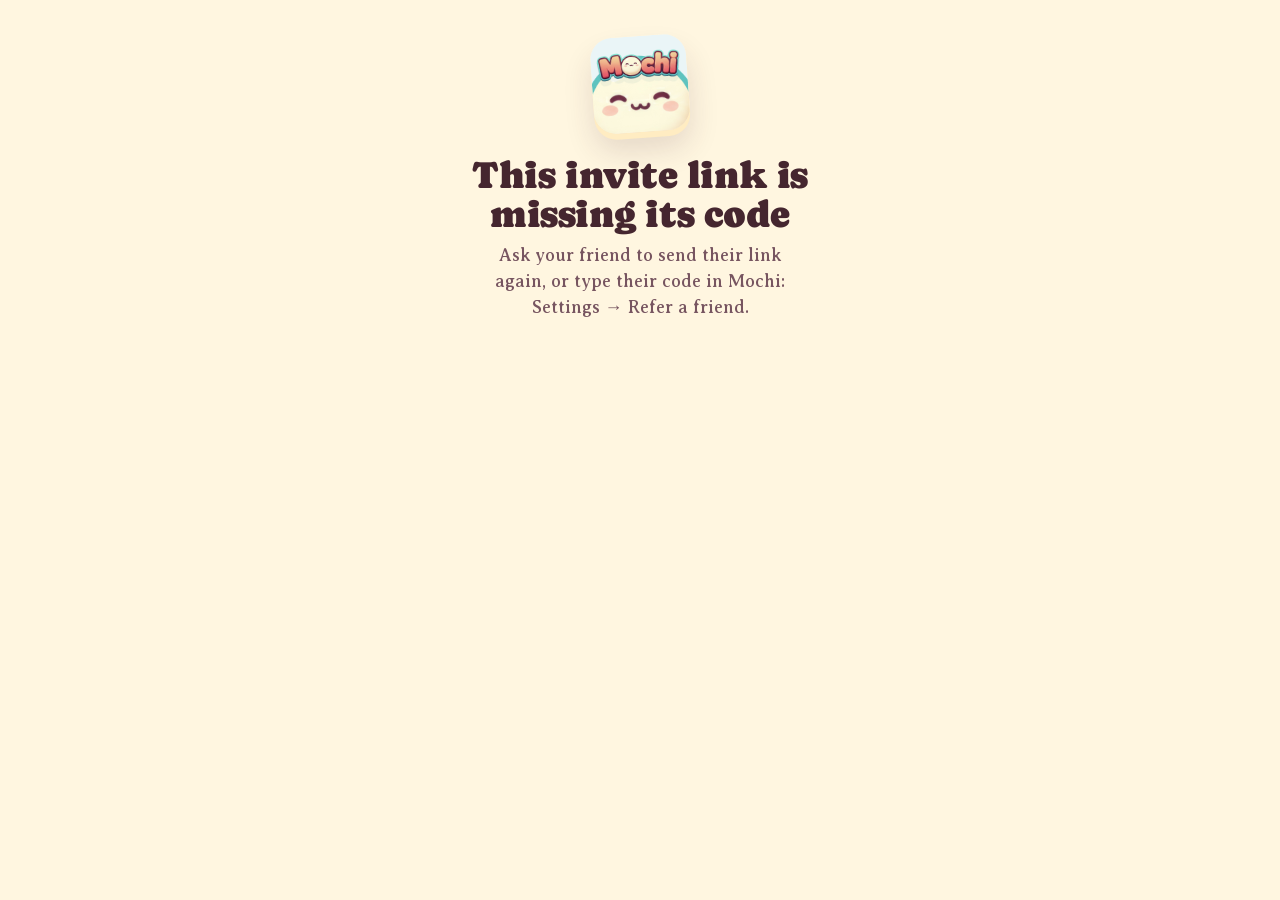
<file: join/index.html>
<!DOCTYPE html><html lang="en"><head><meta charset="utf-8"><meta name="viewport" content="width=device-width, initial-scale=1, viewport-fit=cover"><title>You&#39;re invited · Mochi</title><meta name="description" content="Do your todos with a friend. Tap to join."><meta name="robots" content="noindex"><link rel="canonical" href="https://mochitodo.com/join/"><meta property="og:title" content="You're invited"><meta property="og:description" content="Do your todos with a friend. Tap to join."><meta property="og:type" content="website"><meta property="og:image" content="https://mochitodo.com/images/icon.jpg"><meta name="theme-color" content="#fff6e0"><link rel="icon" type="image/png" href="/favicon.png"><link rel="apple-touch-icon" href="/apple-touch-icon.png"><meta name="referrer" content="no-referrer"><link rel="stylesheet" href="/_astro/Base.BgJPq5nL.css"><style>.page[data-astro-cid-dtsopnsj]{text-align:center;width:100%;max-width:440px;padding:max(36px, env(safe-area-inset-top)) 20px max(36px, env(safe-area-inset-bottom));margin:0 auto}.icon[data-astro-cid-dtsopnsj]{width:96px;height:96px;box-shadow:0 6px 0 var(--cream-deep), 0 18px 30px #45262f24;border-radius:22px;margin:0 auto;transform:rotate(-4deg)}h1[data-astro-cid-dtsopnsj]{margin:var(--s5) 0 var(--s2);font-size:clamp(30px,8vw,38px)}.lead[data-astro-cid-dtsopnsj]{margin:0 auto var(--s5);max-width:28ch;color:var(--ink-soft);font-size:18px;line-height:1.45}.card[data-astro-cid-dtsopnsj]{background:var(--paper);border:1.5px solid var(--line);box-shadow:0 6px 0 var(--cream-deep);border-radius:26px;padding:22px 18px 16px}.label[data-astro-cid-dtsopnsj]{font:800 12.5px/1 var(--ui);letter-spacing:.08em;text-transform:uppercase;color:var(--ink-soft)}.code[data-astro-cid-dtsopnsj]{font:700 25px/1.2 var(--mono);letter-spacing:.04em;overflow-wrap:anywhere;margin:8px 0 6px}.btn[data-astro-cid-dtsopnsj]{margin-top:14px}.plain[data-astro-cid-dtsopnsj]{cursor:pointer;font:800 14.5px/1 var(--ui);color:var(--ink);text-underline-offset:4px;background:0 0;border:0;border-radius:10px;margin-top:8px;padding:12px;text-decoration:underline}.note[data-astro-cid-dtsopnsj]{font:700 14.5px/1.35 var(--ui);color:var(--ink-soft);min-height:22px;margin:8px 2px 0}ol[data-astro-cid-dtsopnsj]{text-align:left;margin:var(--s6) auto 0;counter-reset:step;max-width:340px;padding:0;list-style:none}ol[data-astro-cid-dtsopnsj] li[data-astro-cid-dtsopnsj]{counter-increment:step;padding:0 0 14px 42px;font-size:17px;line-height:1.45;position:relative}ol[data-astro-cid-dtsopnsj] li[data-astro-cid-dtsopnsj]:before{content:counter(step);background:var(--gold);width:28px;height:28px;color:var(--gold-ink);font:800 14px/28px var(--ui);text-align:center;box-shadow:0 3px 0 var(--gold-dark);border-radius:9px;position:absolute;top:0;left:0}
</style></head><body><main><div class="page" data-astro-cid-dtsopnsj><img class="icon" src="/images/icon.jpg" alt="Mochi app icon" width="96" height="96" data-astro-cid-dtsopnsj><section id="invite" hidden data-astro-cid-dtsopnsj><h1 data-astro-cid-dtsopnsj>Your friend invited you to Mochi!</h1><p class="lead" data-astro-cid-dtsopnsj>Do your todos together. When you join, your friend gets a free skin.</p><div class="card" data-astro-cid-dtsopnsj><div class="label" data-astro-cid-dtsopnsj>Your friend's code</div><div class="code" id="code" data-astro-cid-dtsopnsj></div><button class="btn gold block" id="get" type="button" data-astro-cid-dtsopnsj>GET MOCHI</button><a class="btn block" id="open" href="#" data-astro-cid-dtsopnsj>I ALREADY HAVE MOCHI</a><button class="plain" id="copy" type="button" data-astro-cid-dtsopnsj>Copy invite link</button><p class="note" id="note" role="status" aria-live="polite" data-astro-cid-dtsopnsj></p></div><ol id="steps" data-astro-cid-dtsopnsj><li data-astro-cid-dtsopnsj>Tap <b data-astro-cid-dtsopnsj>Get Mochi</b>. Your invite is copied for you.</li><li data-astro-cid-dtsopnsj>Open Mochi. When it asks <b data-astro-cid-dtsopnsj>“Invited by a friend?”</b>, tap <b data-astro-cid-dtsopnsj>Paste</b>.</li><li data-astro-cid-dtsopnsj>Sign up. That's it! Your friend gets their skin.</li></ol></section><section id="broken" hidden data-astro-cid-dtsopnsj><h1 data-astro-cid-dtsopnsj>This invite link is missing its code</h1><p class="lead" data-astro-cid-dtsopnsj>Ask your friend to send their link again, or type their code in Mochi: Settings → Refer a friend.</p></section><noscript><p class="lead" data-astro-cid-dtsopnsj>Open Mochi and type your friend's code in Settings → Refer a friend.</p></noscript></div></main></body></html><script>(function(){const downloadUrl = "";
const scheme = "heartpals";
const appName = "Mochi";

(function () {
  var raw = new URLSearchParams(location.search).get("c") || "";
  var code = raw.toUpperCase().replace(/[^A-Z0-9-]/g, "").slice(0, 40);
  var ok = /^[A-Z0-9]{2,20}(-[A-Z0-9]{1,20}){0,5}$/.test(code);
  if (!ok) { document.getElementById("broken").hidden = false; return; }

  var inviteLink = location.origin + location.pathname + "?c=" + encodeURIComponent(code);
  var note = document.getElementById("note");
  var get = document.getElementById("get");
  var isApple = /iPhone|iPad|iPod/.test(navigator.userAgent) ||
                (navigator.platform === "MacIntel" && navigator.maxTouchPoints > 1);

  document.getElementById("code").textContent = code;
  document.getElementById("open").href = scheme + "://redeem?code=" + encodeURIComponent(code);
  document.getElementById("invite").hidden = false;

  // Copying needs a tap (browsers only allow it then). Resolves true when it worked.
  function copyInvite() {
    if (navigator.clipboard && window.isSecureContext) {
      return navigator.clipboard.writeText(inviteLink).then(function () { return true; }, fallbackCopy);
    }
    return Promise.resolve(fallbackCopy());
  }
  function fallbackCopy() {
    var box = document.createElement("textarea");
    box.value = inviteLink; box.setAttribute("readonly", "");
    box.style.position = "fixed"; box.style.opacity = "0";
    document.body.appendChild(box); box.select(); box.setSelectionRange(0, inviteLink.length);
    var done = false;
    try { done = document.execCommand("copy"); } catch (e) {}
    document.body.removeChild(box);
    return done;
  }
  function sayCopied(done) {
    note.textContent = done ? "Copied! Open " + appName + " and tap Paste."
                            : "Couldn't copy. Type the code in " + appName + " instead.";
  }

  document.getElementById("copy").addEventListener("click", function () { copyInvite().then(sayCopied); });

  if (!isApple) {
    // An iPhone app: on a computer or Android, say so instead of sending them nowhere.
    get.hidden = true;
    document.getElementById("open").hidden = true;
    document.getElementById("steps").hidden = true;
    note.textContent = appName + " is an iPhone app. Open this link on your iPhone.";
  } else if (!downloadUrl) {
    // No public download link yet (site.config.json → downloadUrl).
    get.textContent = "COPY MY INVITE";
    document.getElementById("copy").hidden = true;
    document.querySelector("#steps li").innerHTML =
      "Get " + appName + " from your friend's test invite, then tap <b>Copy my invite</b> here.";
    get.addEventListener("click", function () { copyInvite().then(sayCopied); });
  } else {
    get.addEventListener("click", function () {
      note.textContent = "Invite copied. Taking you to the download…";
      // Go even if the copy fails: they can still type the code in the app.
      function go() { location.href = downloadUrl; }
      copyInvite().then(go, go);
    });
  }
})();
})();</script>
</file>
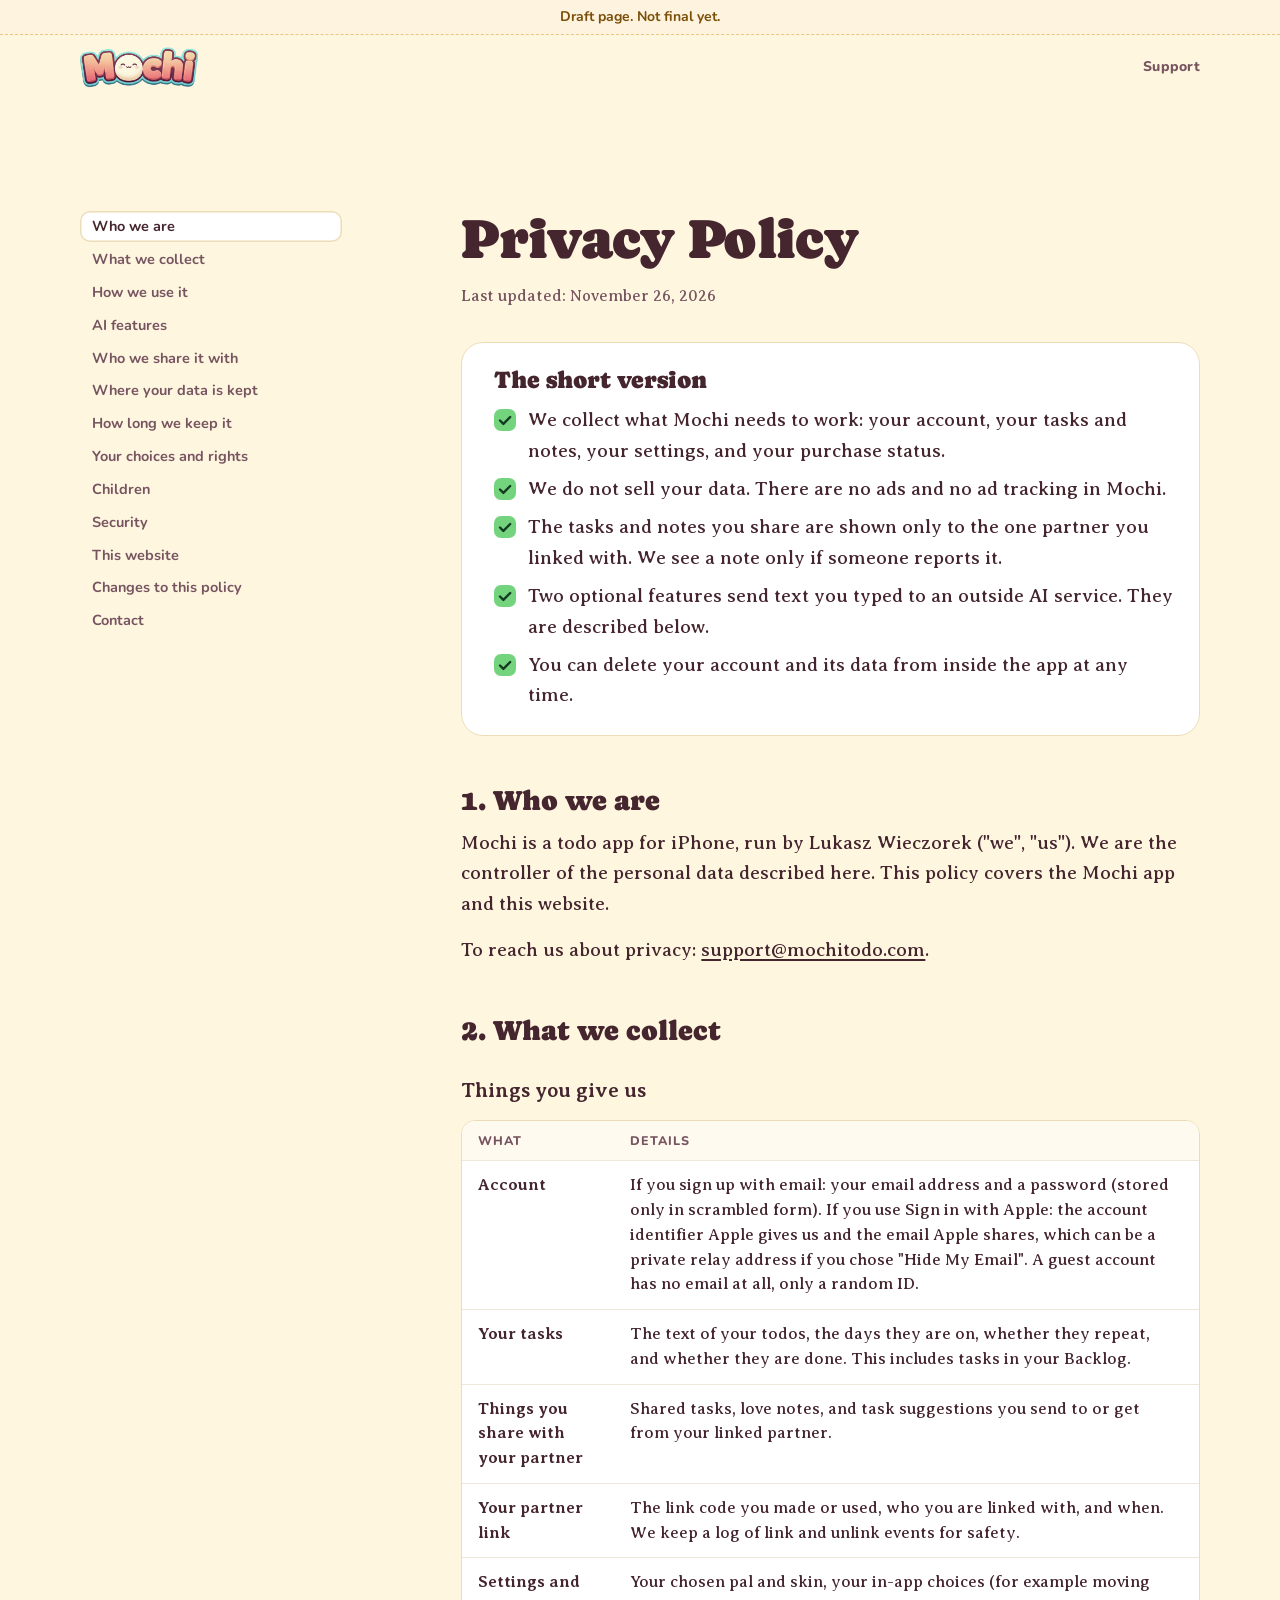
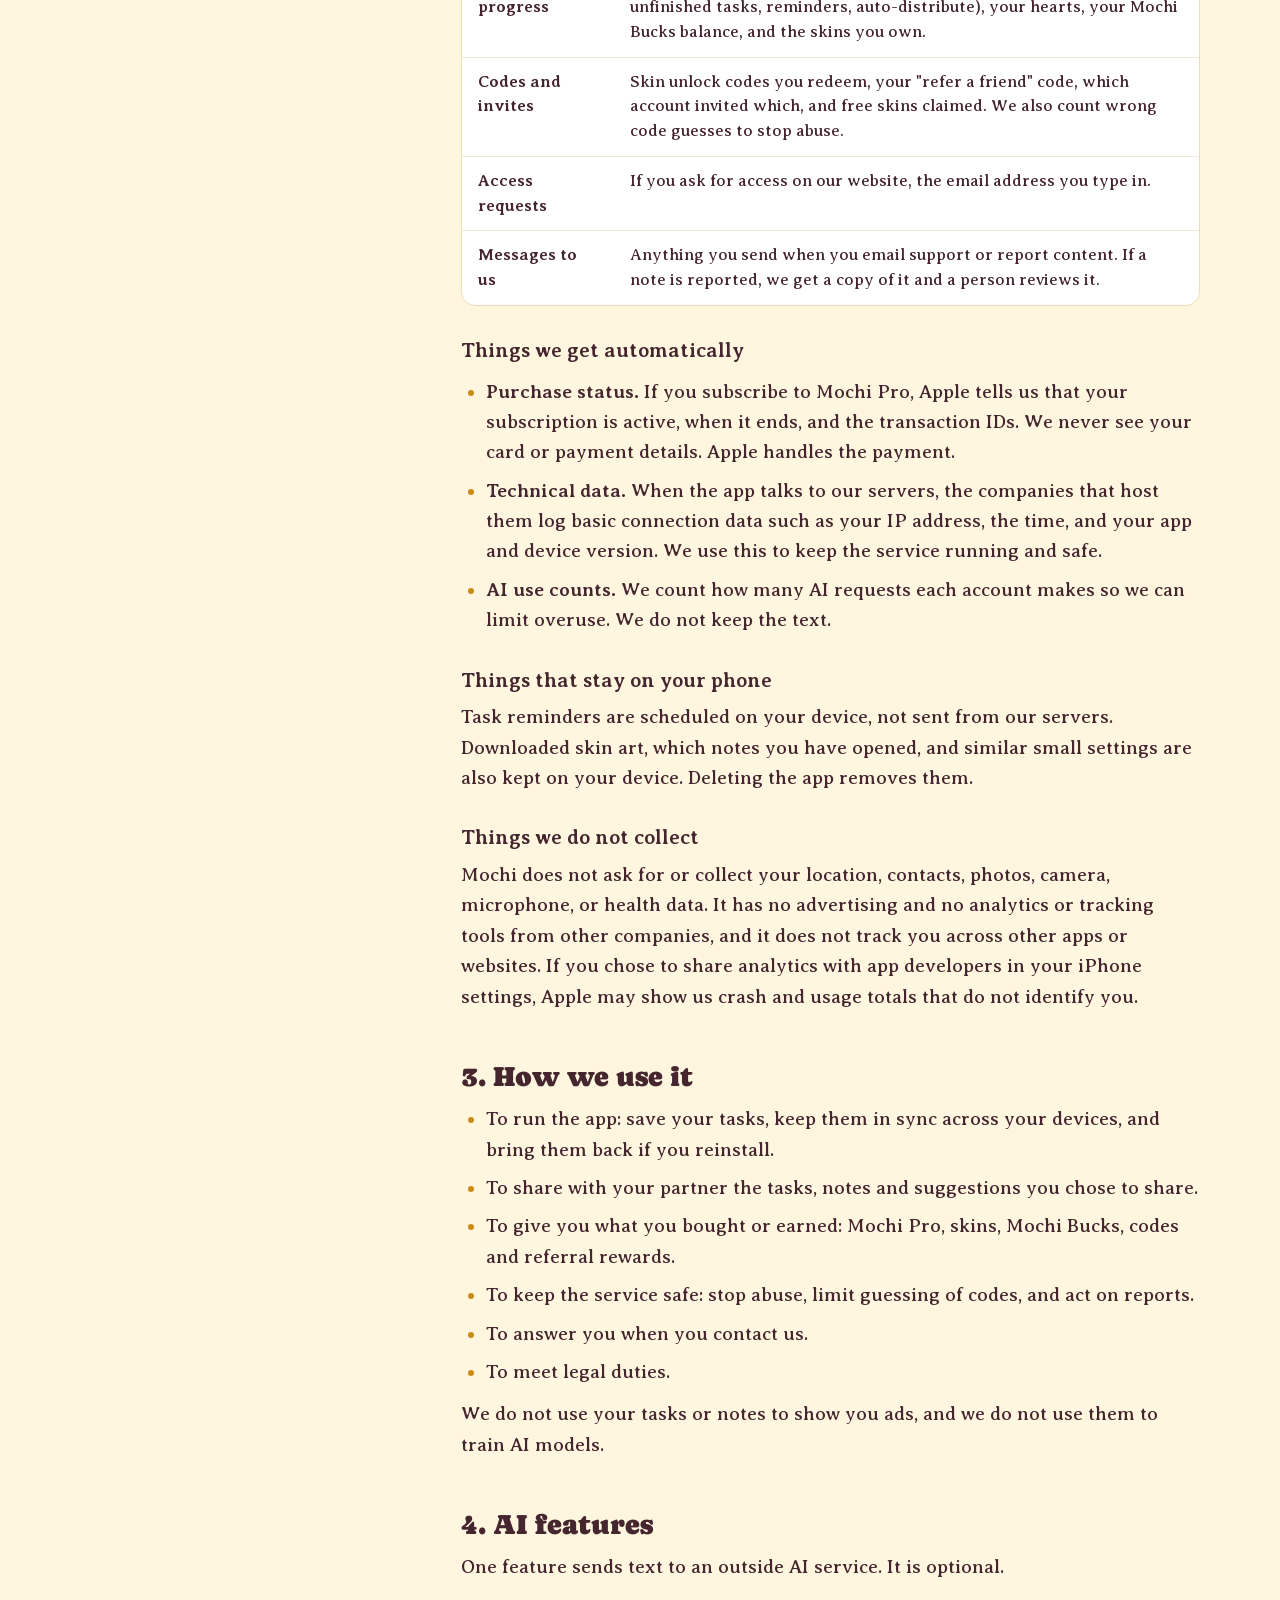
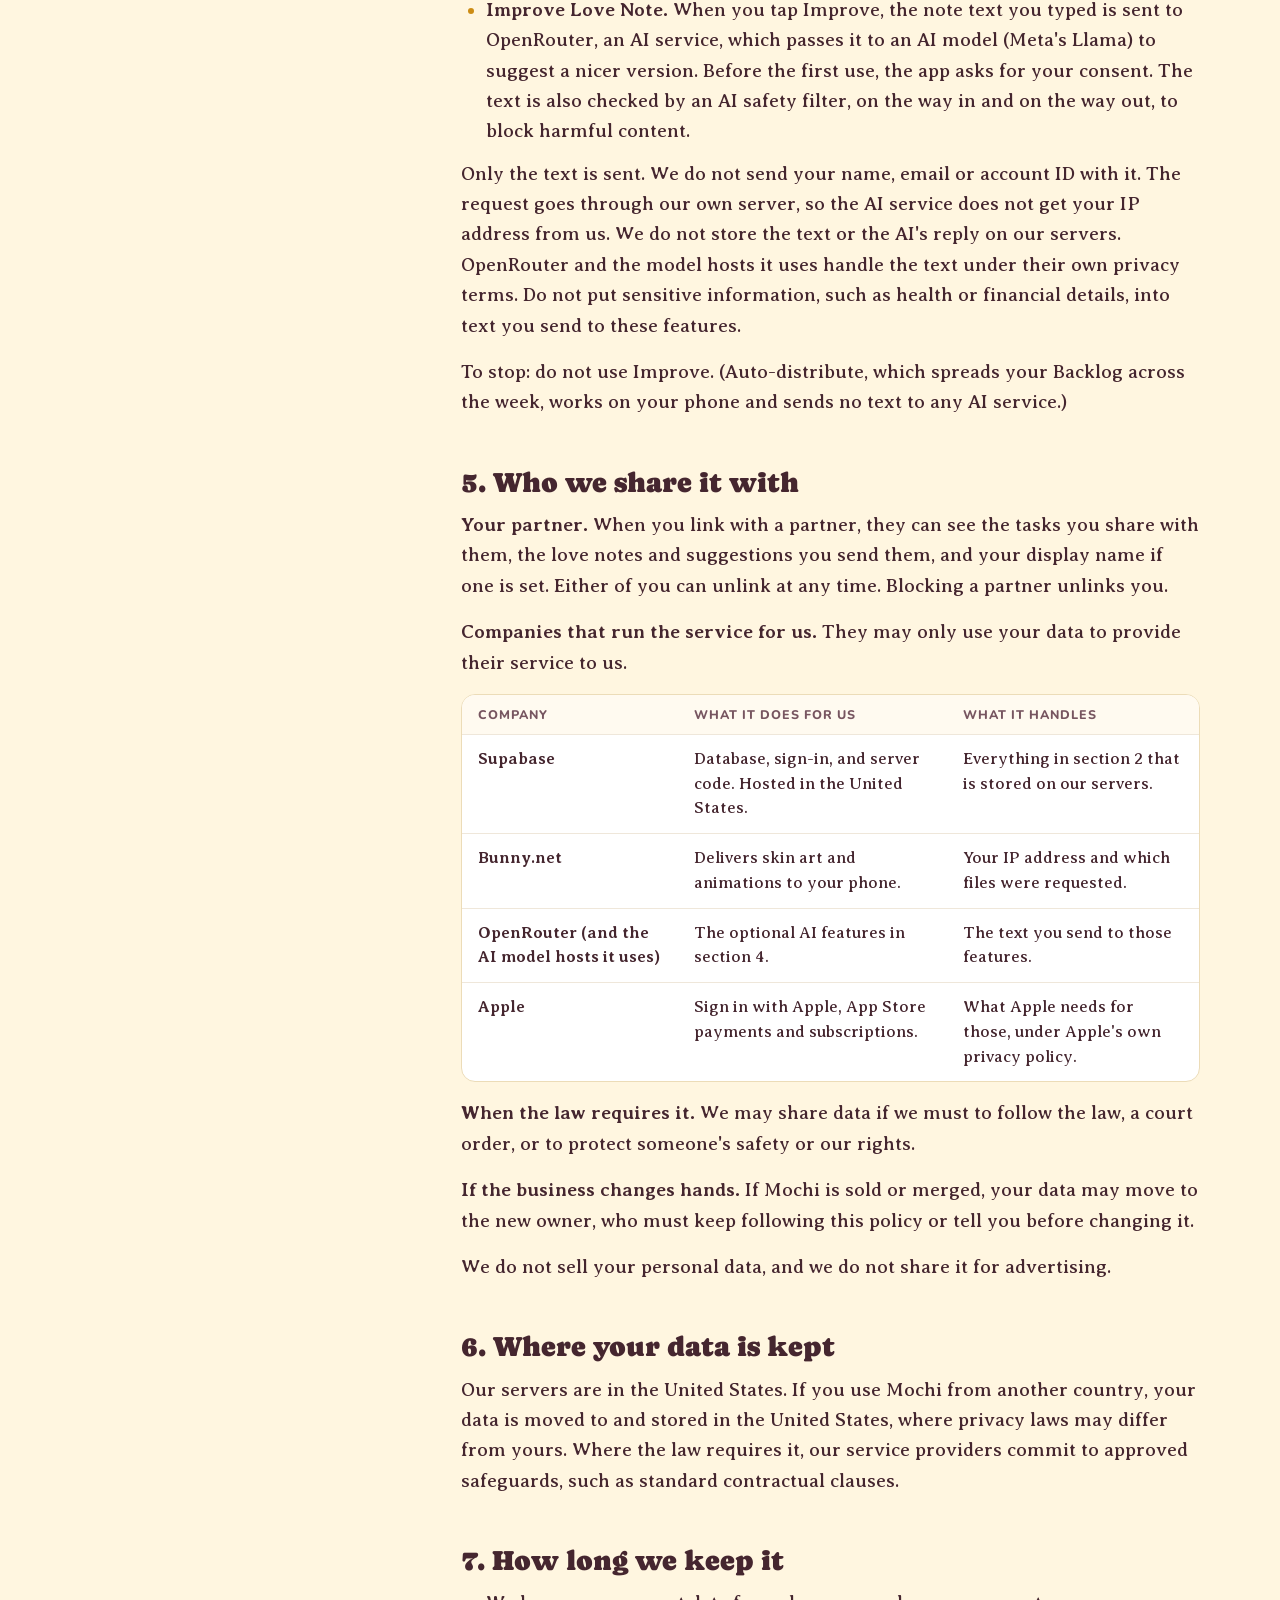
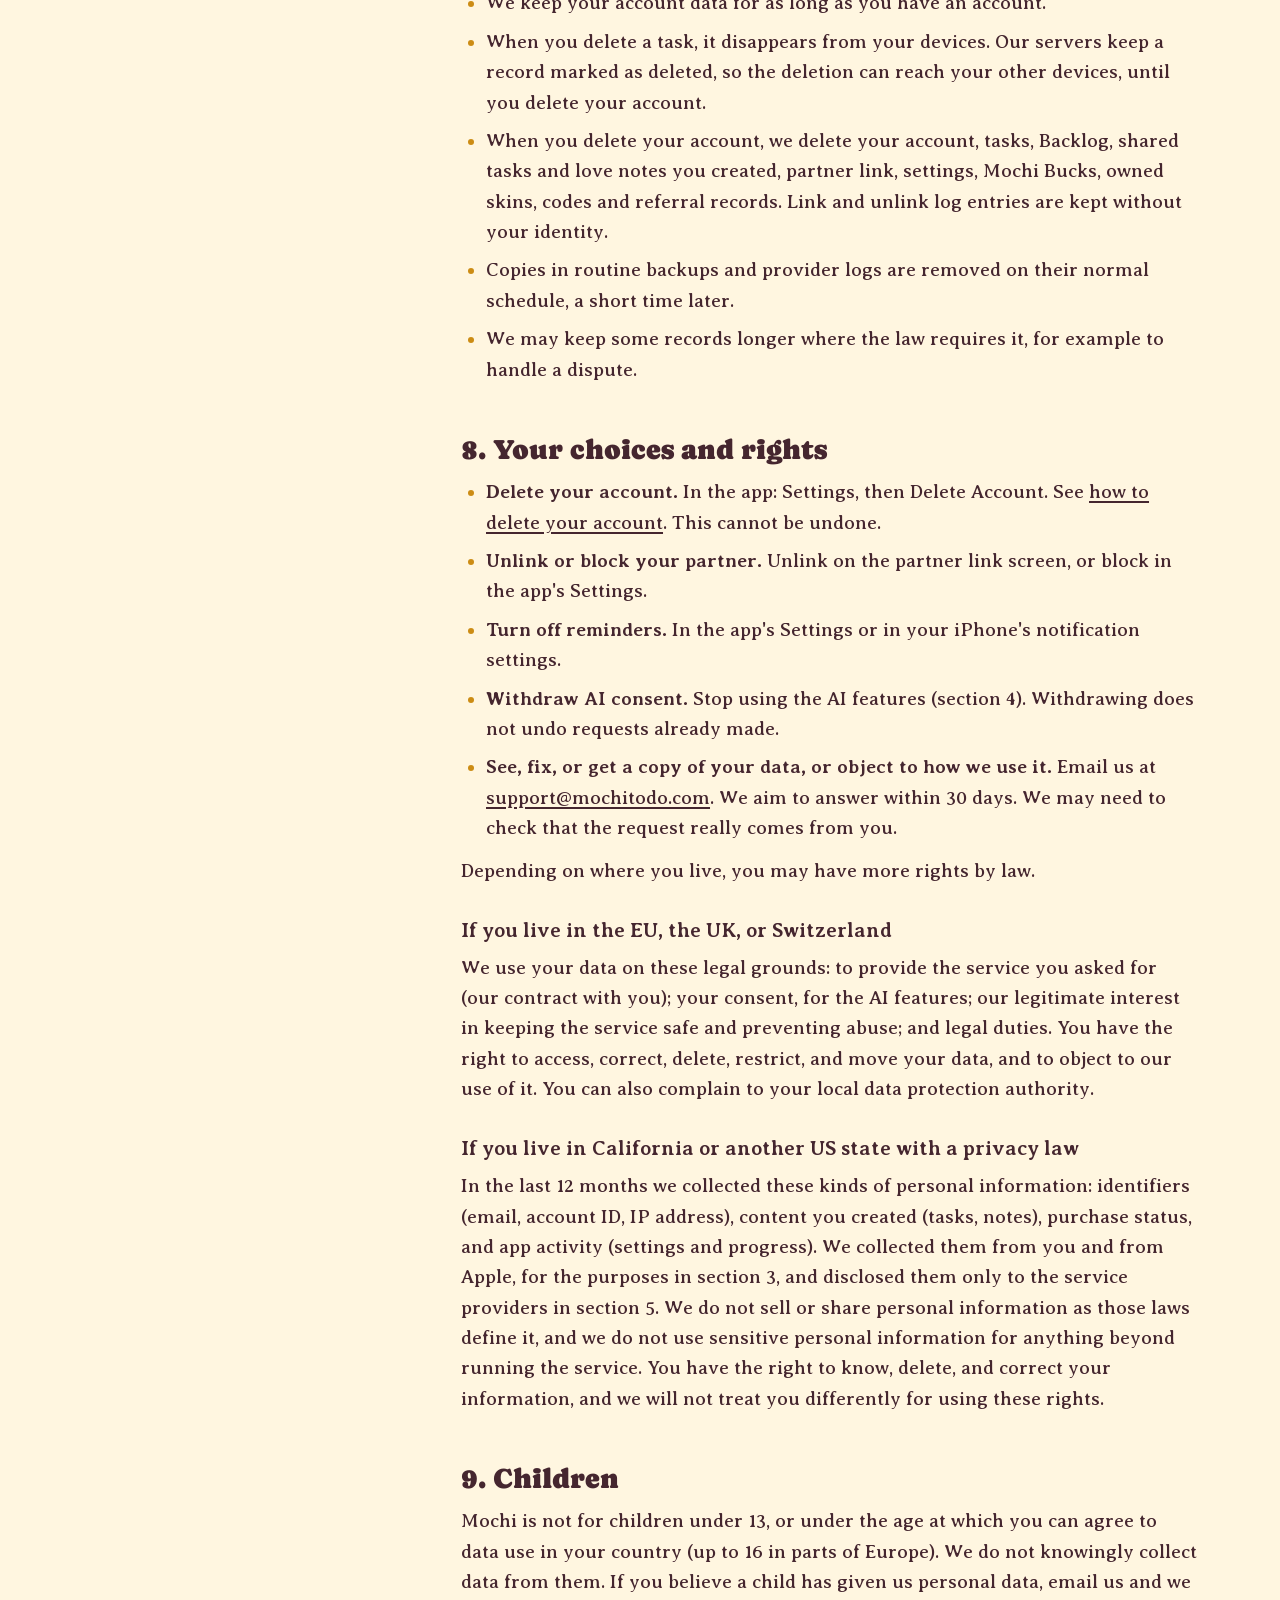
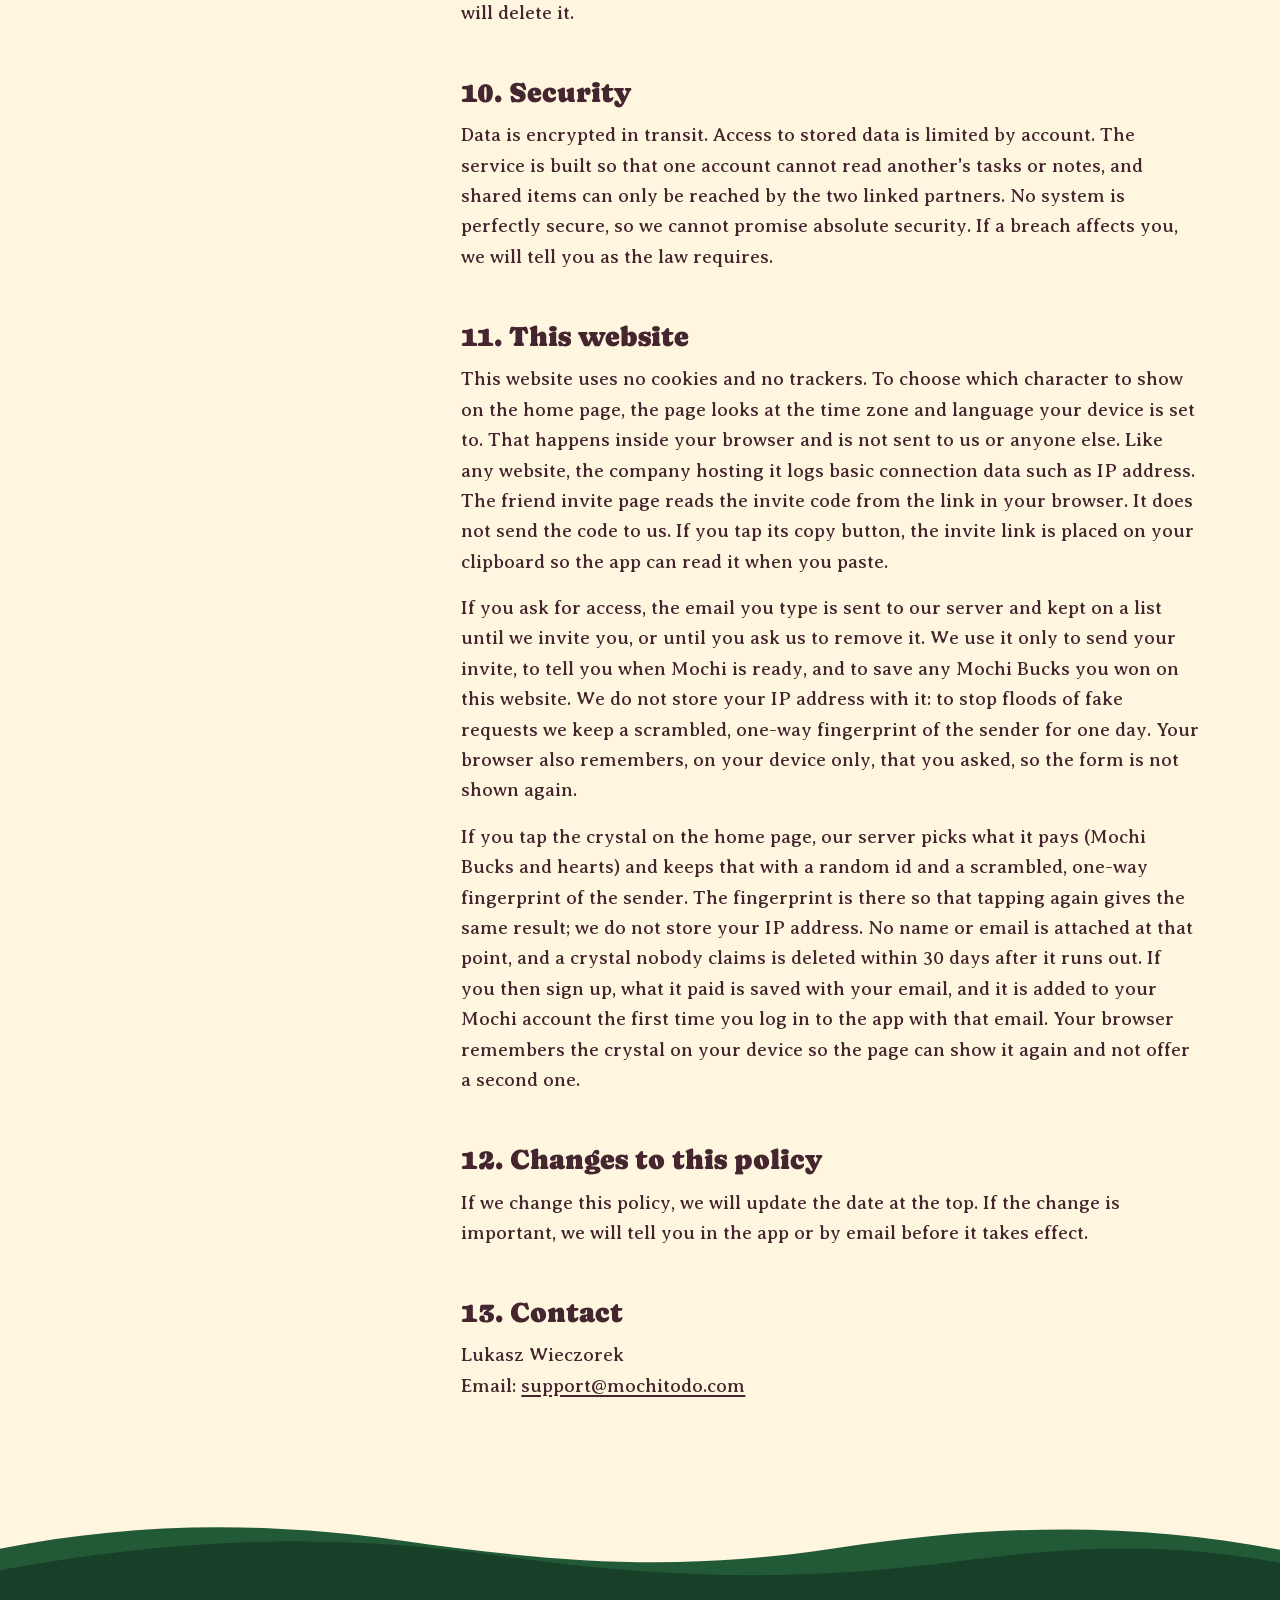
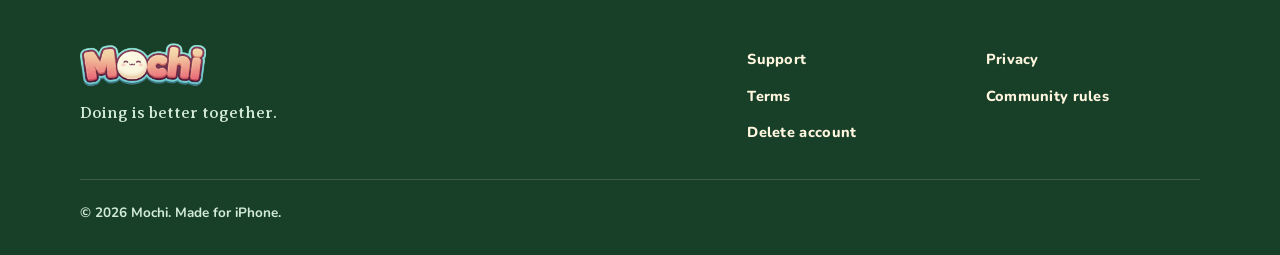
<file: privacy/index.html>
<!DOCTYPE html><html lang="en"><head><meta charset="utf-8"><meta name="viewport" content="width=device-width, initial-scale=1, viewport-fit=cover"><title>Privacy policy · Mochi</title><meta name="description" content="What Mochi collects, why, who it is shared with, and how to delete it."><meta name="robots" content="noindex"><link rel="canonical" href="https://mochitodo.com/privacy/"><meta property="og:title" content="Privacy policy"><meta property="og:description" content="What Mochi collects, why, who it is shared with, and how to delete it."><meta property="og:type" content="website"><meta property="og:image" content="https://mochitodo.com/images/icon.jpg"><meta name="theme-color" content="#fff6e0"><link rel="icon" type="image/png" href="/favicon.png"><link rel="apple-touch-icon" href="/apple-touch-icon.png"><link rel="stylesheet" href="/_astro/Base.BgJPq5nL.css"></head><body><div class="draft-banner" role="note">Draft page. Not final yet.</div><header class="site-header" data-astro-cid-nen7h5rs><div class="wrap bar" data-astro-cid-nen7h5rs><a class="brand" href="/" aria-label="Mochi home" data-astro-cid-nen7h5rs><img src="/images/logotype.png" alt="Mochi" width="118" height="41" data-astro-cid-nen7h5rs></a><nav aria-label="Main" data-astro-cid-nen7h5rs><a class="far" href="/support/" data-astro-cid-nen7h5rs>Support</a><a class="btn gold small nav-cta" href="/#get" data-request-access tabindex="-1" aria-hidden="true" data-astro-cid-nen7h5rs>Sign up</a></nav></div></header><script>
  // The logo starts big at the top of the page and shrinks to its header size over the first
  // stretch of scrolling. Only the picture scales: the header's height never changes, so the
  // page under it never jumps. --logo-k is the scale, set straight from the scroll position.
  (function () {
    var header = document.querySelector(".site-header");
    if (!header) return;
    var waiting = false, cta = header.querySelector(".nav-cta"), support = header.querySelector("nav a.far");
    // The header comes before the page in the markup, so the page's parts are looked up when needed.
    var hero = null, heroLogo = null;
    function size() {
      waiting = false;
      hero = hero || document.querySelector(".hero");
      heroLogo = heroLogo || document.querySelector(".hero-logo");   // desktop home: the big logo is in the hero
      var big = parseFloat(getComputedStyle(header).getPropertyValue("--logo-big")) || 1;
      var p = Math.min(Math.max(window.pageYOffset / 140, 0), 1);
      header.style.setProperty("--logo-k", (big - (big - 1) * p).toFixed(3));
      if (heroLogo) header.classList.toggle("tucked", heroLogo.offsetParent !== null && heroLogo.getBoundingClientRect().bottom > header.offsetHeight);
      // Past the hero (or the first stretch of a page without one): swap Support for the button.
      if (!cta) return;
      var past = hero ? hero.getBoundingClientRect().bottom < header.offsetHeight : window.pageYOffset > 320;
      if (past === header.classList.contains("cta-on")) return;
      header.classList.toggle("cta-on", past);
      cta.setAttribute("aria-hidden", past ? "false" : "true"); cta.tabIndex = past ? 0 : -1;
      if (support) { support.setAttribute("aria-hidden", past ? "true" : "false"); support.tabIndex = past ? -1 : 0; }
    }
    // Desktop home page: the big logo is in the hero, so the header's small one stays tucked away
    // while that one is on screen.
    function ask() { if (!waiting) { waiting = true; requestAnimationFrame(size); } }
    window.addEventListener("scroll", ask, { passive: true });
    window.addEventListener("resize", ask);
    size();
    document.addEventListener("DOMContentLoaded", size);   // again once the page below exists
  })();
</script><main><div class="wrap reading"><nav class="reading-toc" id="toc" aria-label="On this page"></nav><article class="prose" id="prose"><h1>Privacy Policy</h1><p class="updated">Last updated: November 26, 2026</p><div class="short"><h2>The short version</h2><ul><li>We collect what Mochi needs to work: your account, your tasks and notes, your settings, and your purchase status.</li><li>We do not sell your data. There are no ads and no ad tracking in Mochi.</li><li>The tasks and notes you share are shown only to the one partner you linked with. We see a note only if someone reports it.</li><li>Two optional features send text you typed to an outside AI service. They are described below.</li><li>You can delete your account and its data from inside the app at any time.</li></ul></div><h2 id="who">1. Who we are</h2><p>Mochi is a todo app for iPhone, run by <span>Lukasz Wieczorek</span> ("we", "us"). We are the controller of the personal data described here. This policy covers the Mochi app and this website.</p><p>To reach us about privacy: <a href="mailto:support@mochitodo.com">support@mochitodo.com</a>.</p><h2 id="collect">2. What we collect</h2><h3>Things you give us</h3><div class="tablewrap"><table><thead><tr><th>What</th><th>Details</th></tr></thead><tbody><tr><td>Account</td><td>If you sign up with email: your email address and a password (stored only in scrambled form). If you use Sign in with Apple: the account identifier Apple gives us and the email Apple shares, which can be a private relay address if you chose "Hide My Email". A guest account has no email at all, only a random ID.</td></tr><tr><td>Your tasks</td><td>The text of your todos, the days they are on, whether they repeat, and whether they are done. This includes tasks in your Backlog.</td></tr><tr><td>Things you share with your partner</td><td>Shared tasks, love notes, and task suggestions you send to or get from your linked partner.</td></tr><tr><td>Your partner link</td><td>The link code you made or used, who you are linked with, and when. We keep a log of link and unlink events for safety.</td></tr><tr><td>Settings and progress</td><td>Your chosen pal and skin, your in-app choices (for example moving unfinished tasks, reminders, auto-distribute), your hearts, your Mochi Bucks balance, and the skins you own.</td></tr><tr><td>Codes and invites</td><td>Skin unlock codes you redeem, your "refer a friend" code, which account invited which, and free skins claimed. We also count wrong code guesses to stop abuse.</td></tr><tr><td>Access requests</td><td>If you ask for access on our website, the email address you type in.</td></tr><tr><td>Messages to us</td><td>Anything you send when you email support or report content. If a note is reported, we get a copy of it and a person reviews it.</td></tr></tbody></table></div><h3>Things we get automatically</h3><ul><li><b>Purchase status.</b> If you subscribe to Mochi Pro, Apple tells us that your subscription is active, when it ends, and the transaction IDs. We never see your card or payment details. Apple handles the payment.</li><li><b>Technical data.</b> When the app talks to our servers, the companies that host them log basic connection data such as your IP address, the time, and your app and device version. We use this to keep the service running and safe.</li><li><b>AI use counts.</b> We count how many AI requests each account makes so we can limit overuse. We do not keep the text.</li></ul><h3>Things that stay on your phone</h3><p>Task reminders are scheduled on your device, not sent from our servers. Downloaded skin art, which notes you have opened, and similar small settings are also kept on your device. Deleting the app removes them.</p><h3>Things we do not collect</h3><p>Mochi does not ask for or collect your location, contacts, photos, camera, microphone, or health data. It has no advertising and no analytics or tracking tools from other companies, and it does not track you across other apps or websites. If you chose to share analytics with app developers in your iPhone settings, Apple may show us crash and usage totals that do not identify you.</p><h2 id="use">3. How we use it</h2><ul><li>To run the app: save your tasks, keep them in sync across your devices, and bring them back if you reinstall.</li><li>To share with your partner the tasks, notes and suggestions you chose to share.</li><li>To give you what you bought or earned: Mochi Pro, skins, Mochi Bucks, codes and referral rewards.</li><li>To keep the service safe: stop abuse, limit guessing of codes, and act on reports.</li><li>To answer you when you contact us.</li><li>To meet legal duties.</li></ul><p>We do not use your tasks or notes to show you ads, and we do not use them to train AI models.</p><h2 id="ai">4. AI features</h2><p>One feature sends text to an outside AI service. It is optional.</p><ul><li><b>Improve Love Note.</b> When you tap Improve, the note text you typed is sent to OpenRouter, an AI service, which passes it to an AI model (Meta's Llama) to suggest a nicer version. Before the first use, the app asks for your consent. The text is also checked by an AI safety filter, on the way in and on the way out, to block harmful content.</li></ul><p>Only the text is sent. We do not send your name, email or account ID with it. The request goes through our own server, so the AI service does not get your IP address from us. We do not store the text or the AI's reply on our servers. OpenRouter and the model hosts it uses handle the text under their own privacy terms. Do not put sensitive information, such as health or financial details, into text you send to these features.</p><p>To stop: do not use Improve. (Auto-distribute, which spreads your Backlog across the week, works on your phone and sends no text to any AI service.)</p><h2 id="share">5. Who we share it with</h2><p><b>Your partner.</b> When you link with a partner, they can see the tasks you share with them, the love notes and suggestions you send them, and your display name if one is set. Either of you can unlink at any time. Blocking a partner unlinks you.</p><p><b>Companies that run the service for us.</b> They may only use your data to provide their service to us.</p><div class="tablewrap"><table><thead><tr><th>Company</th><th>What it does for us</th><th>What it handles</th></tr></thead><tbody><tr><td>Supabase</td><td>Database, sign-in, and server code. Hosted in the United States.</td><td>Everything in section 2 that is stored on our servers.</td></tr><tr><td>Bunny.net</td><td>Delivers skin art and animations to your phone.</td><td>Your IP address and which files were requested.</td></tr><tr><td>OpenRouter (and the AI model hosts it uses)</td><td>The optional AI features in section 4.</td><td>The text you send to those features.</td></tr><tr><td>Apple</td><td>Sign in with Apple, App Store payments and subscriptions.</td><td>What Apple needs for those, under Apple's own privacy policy.</td></tr></tbody></table></div><p><b>When the law requires it.</b> We may share data if we must to follow the law, a court order, or to protect someone's safety or our rights.</p><p><b>If the business changes hands.</b> If Mochi is sold or merged, your data may move to the new owner, who must keep following this policy or tell you before changing it.</p><p>We do not sell your personal data, and we do not share it for advertising.</p><h2 id="where">6. Where your data is kept</h2><p>Our servers are in the United States. If you use Mochi from another country, your data is moved to and stored in the United States, where privacy laws may differ from yours. Where the law requires it, our service providers commit to approved safeguards, such as standard contractual clauses.</p><h2 id="keep">7. How long we keep it</h2><ul><li>We keep your account data for as long as you have an account.</li><li>When you delete a task, it disappears from your devices. Our servers keep a record marked as deleted, so the deletion can reach your other devices, until you delete your account.</li><li>When you delete your account, we delete your account, tasks, Backlog, shared tasks and love notes you created, partner link, settings, Mochi Bucks, owned skins, codes and referral records. Link and unlink log entries are kept without your identity.</li><li>Copies in routine backups and provider logs are removed on their normal schedule, a short time later.</li><li>We may keep some records longer where the law requires it, for example to handle a dispute.</li></ul><h2 id="rights">8. Your choices and rights</h2><ul><li><b>Delete your account.</b> In the app: Settings, then Delete Account. See <a href="/delete-account/">how to delete your account</a>. This cannot be undone.</li><li><b>Unlink or block your partner.</b> Unlink on the partner link screen, or block in the app's Settings.</li><li><b>Turn off reminders.</b> In the app's Settings or in your iPhone's notification settings.</li><li><b>Withdraw AI consent.</b> Stop using the AI features (section 4). Withdrawing does not undo requests already made.</li><li><b>See, fix, or get a copy of your data, or object to how we use it.</b> Email us at <a href="mailto:support@mochitodo.com">support@mochitodo.com</a>. We aim to answer within 30 days. We may need to check that the request really comes from you.</li></ul><p>Depending on where you live, you may have more rights by law.</p><h3>If you live in the EU, the UK, or Switzerland</h3><p>We use your data on these legal grounds: to provide the service you asked for (our contract with you); your consent, for the AI features; our legitimate interest in keeping the service safe and preventing abuse; and legal duties. You have the right to access, correct, delete, restrict, and move your data, and to object to our use of it. You can also complain to your local data protection authority.</p><h3>If you live in California or another US state with a privacy law</h3><p>In the last 12 months we collected these kinds of personal information: identifiers (email, account ID, IP address), content you created (tasks, notes), purchase status, and app activity (settings and progress). We collected them from you and from Apple, for the purposes in section 3, and disclosed them only to the service providers in section 5. We do not sell or share personal information as those laws define it, and we do not use sensitive personal information for anything beyond running the service. You have the right to know, delete, and correct your information, and we will not treat you differently for using these rights.</p><h2 id="children">9. Children</h2><p>Mochi is not for children under 13, or under the age at which you can agree to data use in your country (up to 16 in parts of Europe). We do not knowingly collect data from them. If you believe a child has given us personal data, email us and we will delete it.</p><h2 id="security">10. Security</h2><p>Data is encrypted in transit. Access to stored data is limited by account. The service is built so that one account cannot read another's tasks or notes, and shared items can only be reached by the two linked partners. No system is perfectly secure, so we cannot promise absolute security. If a breach affects you, we will tell you as the law requires.</p><h2 id="website">11. This website</h2><p>This website uses no cookies and no trackers. To choose which character to show on the home page, the page looks at the time zone and language your device is set to. That happens inside your browser and is not sent to us or anyone else. Like any website, the company hosting it logs basic connection data such as IP address. The friend invite page reads the invite code from the link in your browser. It does not send the code to us. If you tap its copy button, the invite link is placed on your clipboard so the app can read it when you paste.</p><p>If you ask for access, the email you type is sent to our server and kept on a list until we invite you, or until you ask us to remove it. We use it only to send your invite, to tell you when Mochi is ready, and to save any Mochi Bucks you won on this website. We do not store your IP address with it: to stop floods of fake requests we keep a scrambled, one-way fingerprint of the sender for one day. Your browser also remembers, on your device only, that you asked, so the form is not shown again.</p><p>If you tap the crystal on the home page, our server picks what it pays (Mochi Bucks and hearts) and keeps that with a random id and a scrambled, one-way fingerprint of the sender. The fingerprint is there so that tapping again gives the same result; we do not store your IP address. No name or email is attached at that point, and a crystal nobody claims is deleted within 30 days after it runs out. If you then sign up, what it paid is saved with your email, and it is added to your Mochi account the first time you log in to the app with that email. Your browser remembers the crystal on your device so the page can show it again and not offer a second one.</p><h2 id="changes">12. Changes to this policy</h2><p>If we change this policy, we will update the date at the top. If the change is important, we will tell you in the app or by email before it takes effect.</p><h2 id="contact">13. Contact</h2><p><span>Lukasz Wieczorek</span><br>Email: <a href="mailto:support@mochitodo.com">support@mochitodo.com</a></p></article></div></main><footer class="site-footer" data-astro-cid-jo6i4kqk><div class="edge" data-astro-cid-jo6i4kqk><div class="hill" aria-hidden="true" data-astro-cid-fsosadq3><svg viewBox="0 0 1440 90" preserveAspectRatio="none" data-astro-cid-fsosadq3><path fill="var(--moss)" d="M0 46C150 12 300 6 470 30c170 24 300 34 470 8 170-26 330-30 500 6V90H0z" data-astro-cid-fsosadq3></path></svg><svg viewBox="0 0 1440 90" preserveAspectRatio="none" data-astro-cid-fsosadq3><path fill="var(--moss-deep)" d="M0 62C200 26 380 22 560 46c180 24 330 30 520 6 150-19 250-18 360 2V90H0z" data-astro-cid-fsosadq3></path></svg></div></div><div class="ground" data-astro-cid-jo6i4kqk><div class="wrap inner" data-astro-cid-jo6i4kqk><div class="who" data-astro-cid-jo6i4kqk><img src="/images/logotype.png" alt="Mochi" width="126" height="44" data-astro-cid-jo6i4kqk><p id="foot-line" data-astro-cid-jo6i4kqk>Doing is better together.</p></div><nav aria-label="Footer" data-astro-cid-jo6i4kqk><ul data-astro-cid-jo6i4kqk><li data-astro-cid-jo6i4kqk><a href="/support/" data-astro-cid-jo6i4kqk>Support</a></li><li data-astro-cid-jo6i4kqk><a href="/privacy/" data-astro-cid-jo6i4kqk>Privacy</a></li><li data-astro-cid-jo6i4kqk><a href="/eula/" data-astro-cid-jo6i4kqk>Terms</a></li><li data-astro-cid-jo6i4kqk><a href="/community/" data-astro-cid-jo6i4kqk>Community rules</a></li><li data-astro-cid-jo6i4kqk><a href="/delete-account/" data-astro-cid-jo6i4kqk>Delete account</a></li></ul></nav><p class="fine" data-astro-cid-jo6i4kqk>© 2026 Mochi. Made for iPhone.</p></div></div></footer></body></html><script>
(function () {
  var toc = document.getElementById("toc"), prose = document.getElementById("prose");
  var heads = Array.prototype.filter.call(prose.querySelectorAll("h2"), function (h) { return !h.closest(".short"); });
  if (heads.length < 3) { toc.remove(); prose.style.gridColumn = "3 / span 8"; return; }
  var list = document.createElement("ol"), links = [];
  heads.forEach(function (h, i) {
    if (!h.id) h.id = (h.textContent || "part-" + i).toLowerCase().replace(/[^a-z0-9]+/g, "-").replace(/^-|-$/g, "");
    var a = document.createElement("a");
    a.href = "#" + h.id;
    a.textContent = h.textContent.replace(/^\d+\.\s*/, "");
    var li = document.createElement("li"); li.appendChild(a); list.appendChild(li); links.push(a);
  });
  toc.appendChild(list);
  // Mark the part being read: the last heading that has passed the top third of the window.
  var ticking = false;
  function mark() {
    ticking = false;
    var line = window.innerHeight * 0.33, current = 0;
    heads.forEach(function (h, i) { if (h.getBoundingClientRect().top < line) current = i; });
    links.forEach(function (a, i) { if (i === current) a.setAttribute("aria-current", "true"); else a.removeAttribute("aria-current"); });
  }
  window.addEventListener("scroll", function () { if (!ticking) { ticking = true; requestAnimationFrame(mark); } }, { passive: true });
  mark();
})();
</script>
</file>
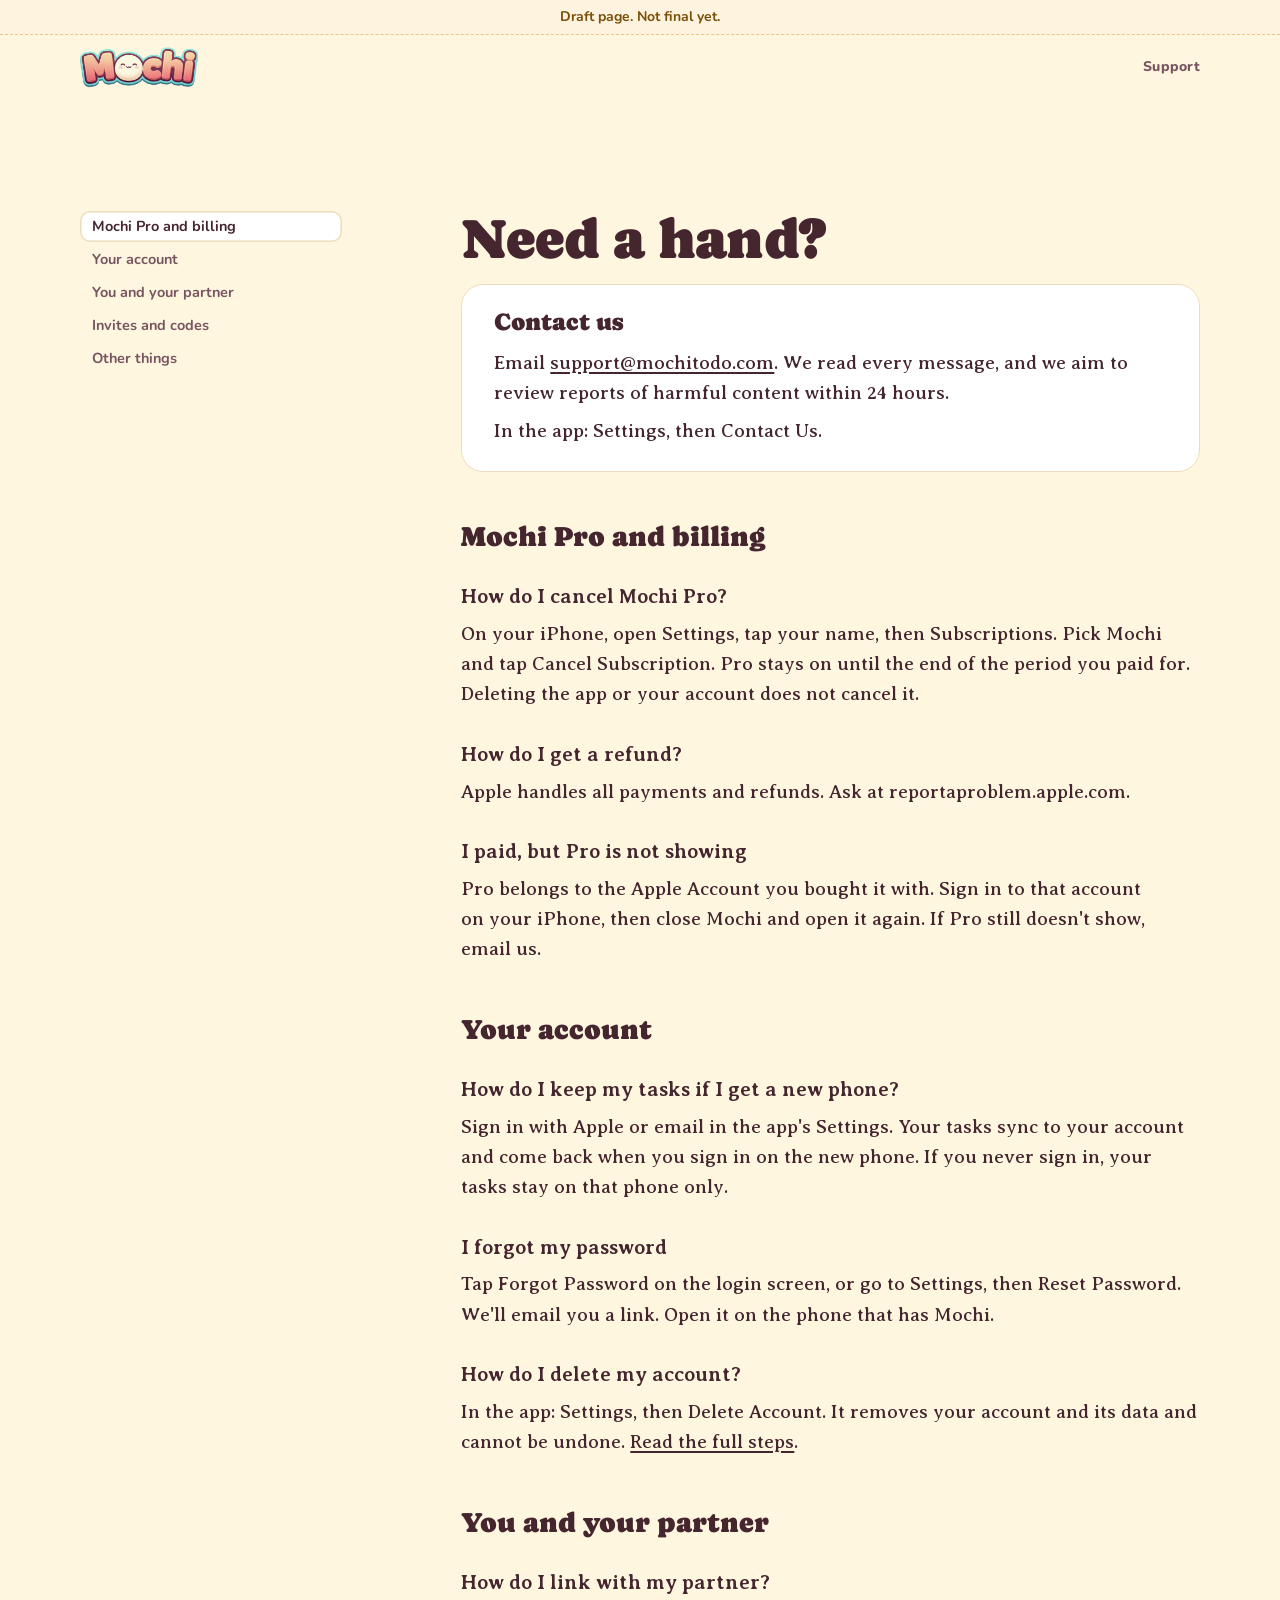
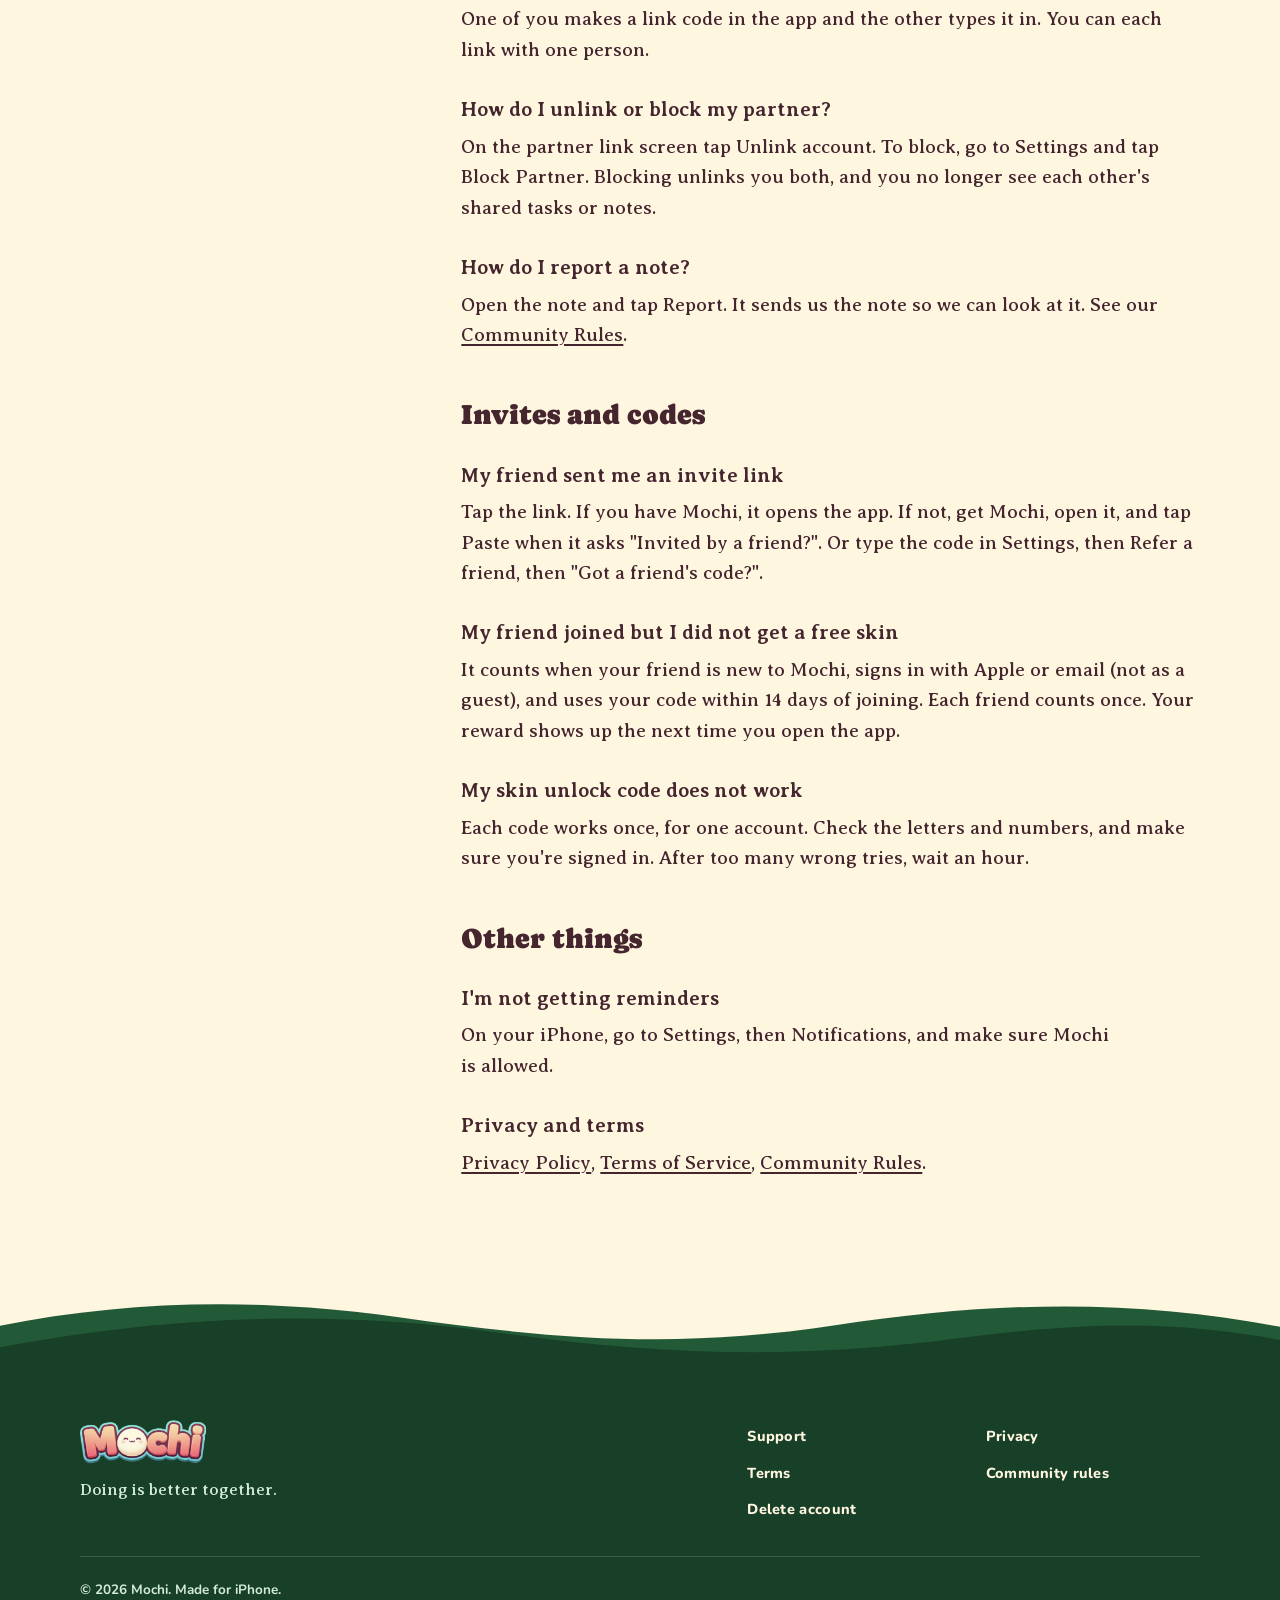
<file: support/index.html>
<!DOCTYPE html><html lang="en"><head><meta charset="utf-8"><meta name="viewport" content="width=device-width, initial-scale=1, viewport-fit=cover"><title>Support · Mochi</title><meta name="description" content="Help with Mochi: contact us, subscriptions, your account, your partner, and invites."><meta name="robots" content="noindex"><link rel="canonical" href="https://mochitodo.com/support/"><meta property="og:title" content="Support"><meta property="og:description" content="Help with Mochi: contact us, subscriptions, your account, your partner, and invites."><meta property="og:type" content="website"><meta property="og:image" content="https://mochitodo.com/images/icon.jpg"><meta name="theme-color" content="#fff6e0"><link rel="icon" type="image/png" href="/favicon.png"><link rel="apple-touch-icon" href="/apple-touch-icon.png"><link rel="stylesheet" href="/_astro/Base.BgJPq5nL.css"></head><body><div class="draft-banner" role="note">Draft page. Not final yet.</div><header class="site-header" data-astro-cid-nen7h5rs><div class="wrap bar" data-astro-cid-nen7h5rs><a class="brand" href="/" aria-label="Mochi home" data-astro-cid-nen7h5rs><img src="/images/logotype.png" alt="Mochi" width="118" height="41" data-astro-cid-nen7h5rs></a><nav aria-label="Main" data-astro-cid-nen7h5rs><a class="far" href="/support/" data-astro-cid-nen7h5rs>Support</a><a class="btn gold small nav-cta" href="/#get" data-request-access tabindex="-1" aria-hidden="true" data-astro-cid-nen7h5rs>Sign up</a></nav></div></header><script>
  // The logo starts big at the top of the page and shrinks to its header size over the first
  // stretch of scrolling. Only the picture scales: the header's height never changes, so the
  // page under it never jumps. --logo-k is the scale, set straight from the scroll position.
  (function () {
    var header = document.querySelector(".site-header");
    if (!header) return;
    var waiting = false, cta = header.querySelector(".nav-cta"), support = header.querySelector("nav a.far");
    // The header comes before the page in the markup, so the page's parts are looked up when needed.
    var hero = null, heroLogo = null;
    function size() {
      waiting = false;
      hero = hero || document.querySelector(".hero");
      heroLogo = heroLogo || document.querySelector(".hero-logo");   // desktop home: the big logo is in the hero
      var big = parseFloat(getComputedStyle(header).getPropertyValue("--logo-big")) || 1;
      var p = Math.min(Math.max(window.pageYOffset / 140, 0), 1);
      header.style.setProperty("--logo-k", (big - (big - 1) * p).toFixed(3));
      if (heroLogo) header.classList.toggle("tucked", heroLogo.offsetParent !== null && heroLogo.getBoundingClientRect().bottom > header.offsetHeight);
      // Past the hero (or the first stretch of a page without one): swap Support for the button.
      if (!cta) return;
      var past = hero ? hero.getBoundingClientRect().bottom < header.offsetHeight : window.pageYOffset > 320;
      if (past === header.classList.contains("cta-on")) return;
      header.classList.toggle("cta-on", past);
      cta.setAttribute("aria-hidden", past ? "false" : "true"); cta.tabIndex = past ? 0 : -1;
      if (support) { support.setAttribute("aria-hidden", past ? "true" : "false"); support.tabIndex = past ? -1 : 0; }
    }
    // Desktop home page: the big logo is in the hero, so the header's small one stays tucked away
    // while that one is on screen.
    function ask() { if (!waiting) { waiting = true; requestAnimationFrame(size); } }
    window.addEventListener("scroll", ask, { passive: true });
    window.addEventListener("resize", ask);
    size();
    document.addEventListener("DOMContentLoaded", size);   // again once the page below exists
  })();
</script><main><div class="wrap reading"><nav class="reading-toc" id="toc" aria-label="On this page"></nav><article class="prose" id="prose"><h1>Need a hand?</h1><div class="short"><h2>Contact us</h2><p>Email <a href="mailto:support@mochitodo.com">support@mochitodo.com</a>. We read every message, and we aim to review reports of harmful content within 24 hours.</p><p style="margin-top:8px">In the app: Settings, then Contact Us.</p></div><h2 id="subscription">Mochi Pro and billing</h2><h3>How do I cancel Mochi Pro?</h3><p>On your iPhone, open Settings, tap your name, then Subscriptions. Pick Mochi and tap Cancel Subscription. Pro stays on until the end of the period you paid for. Deleting the app or your account does not cancel it.</p><h3>How do I get a refund?</h3><p>Apple handles all payments and refunds. Ask at reportaproblem.apple.com.</p><h3>I paid, but Pro is not showing</h3><p>Pro belongs to the Apple Account you bought it with. Sign in to that account on your iPhone, then close Mochi and open it again. If Pro still doesn't show, email us.</p><h2 id="account">Your account</h2><h3>How do I keep my tasks if I get a new phone?</h3><p>Sign in with Apple or email in the app's Settings. Your tasks sync to your account and come back when you sign in on the new phone. If you never sign in, your tasks stay on that phone only.</p><h3>I forgot my password</h3><p>Tap Forgot Password on the login screen, or go to Settings, then Reset Password. We'll email you a link. Open it on the phone that has Mochi.</p><h3>How do I delete my account?</h3><p>In the app: Settings, then Delete Account. It removes your account and its data and cannot be undone. <a href="/delete-account/">Read the full steps</a>.</p><h2 id="partner">You and your partner</h2><h3>How do I link with my partner?</h3><p>One of you makes a link code in the app and the other types it in. You can each link with one person.</p><h3>How do I unlink or block my partner?</h3><p>On the partner link screen tap Unlink account. To block, go to Settings and tap Block Partner. Blocking unlinks you both, and you no longer see each other's shared tasks or notes.</p><h3>How do I report a note?</h3><p>Open the note and tap Report. It sends us the note so we can look at it. See our <a href="/community/">Community Rules</a>.</p><h2 id="invites">Invites and codes</h2><h3>My friend sent me an invite link</h3><p>Tap the link. If you have Mochi, it opens the app. If not, get Mochi, open it, and tap Paste when it asks "Invited by a friend?". Or type the code in Settings, then Refer a friend, then "Got a friend's code?".</p><h3>My friend joined but I did not get a free skin</h3><p>It counts when your friend is new to Mochi, signs in with Apple or email (not as a guest), and uses your code within 14 days of joining. Each friend counts once. Your reward shows up the next time you open the app.</p><h3>My skin unlock code does not work</h3><p>Each code works once, for one account. Check the letters and numbers, and make sure you're signed in. After too many wrong tries, wait an hour.</p><h2 id="other">Other things</h2><h3>I'm not getting reminders</h3><p>On your iPhone, go to Settings, then Notifications, and make sure Mochi is allowed.</p><h3>Privacy and terms</h3><p><a href="/privacy/">Privacy Policy</a>, <a href="/eula/">Terms of Service</a>, <a href="/community/">Community Rules</a>.</p></article></div></main><footer class="site-footer" data-astro-cid-jo6i4kqk><div class="edge" data-astro-cid-jo6i4kqk><div class="hill" aria-hidden="true" data-astro-cid-fsosadq3><svg viewBox="0 0 1440 90" preserveAspectRatio="none" data-astro-cid-fsosadq3><path fill="var(--moss)" d="M0 46C150 12 300 6 470 30c170 24 300 34 470 8 170-26 330-30 500 6V90H0z" data-astro-cid-fsosadq3></path></svg><svg viewBox="0 0 1440 90" preserveAspectRatio="none" data-astro-cid-fsosadq3><path fill="var(--moss-deep)" d="M0 62C200 26 380 22 560 46c180 24 330 30 520 6 150-19 250-18 360 2V90H0z" data-astro-cid-fsosadq3></path></svg></div></div><div class="ground" data-astro-cid-jo6i4kqk><div class="wrap inner" data-astro-cid-jo6i4kqk><div class="who" data-astro-cid-jo6i4kqk><img src="/images/logotype.png" alt="Mochi" width="126" height="44" data-astro-cid-jo6i4kqk><p id="foot-line" data-astro-cid-jo6i4kqk>Doing is better together.</p></div><nav aria-label="Footer" data-astro-cid-jo6i4kqk><ul data-astro-cid-jo6i4kqk><li data-astro-cid-jo6i4kqk><a href="/support/" data-astro-cid-jo6i4kqk>Support</a></li><li data-astro-cid-jo6i4kqk><a href="/privacy/" data-astro-cid-jo6i4kqk>Privacy</a></li><li data-astro-cid-jo6i4kqk><a href="/eula/" data-astro-cid-jo6i4kqk>Terms</a></li><li data-astro-cid-jo6i4kqk><a href="/community/" data-astro-cid-jo6i4kqk>Community rules</a></li><li data-astro-cid-jo6i4kqk><a href="/delete-account/" data-astro-cid-jo6i4kqk>Delete account</a></li></ul></nav><p class="fine" data-astro-cid-jo6i4kqk>© 2026 Mochi. Made for iPhone.</p></div></div></footer></body></html><script>
(function () {
  var toc = document.getElementById("toc"), prose = document.getElementById("prose");
  var heads = Array.prototype.filter.call(prose.querySelectorAll("h2"), function (h) { return !h.closest(".short"); });
  if (heads.length < 3) { toc.remove(); prose.style.gridColumn = "3 / span 8"; return; }
  var list = document.createElement("ol"), links = [];
  heads.forEach(function (h, i) {
    if (!h.id) h.id = (h.textContent || "part-" + i).toLowerCase().replace(/[^a-z0-9]+/g, "-").replace(/^-|-$/g, "");
    var a = document.createElement("a");
    a.href = "#" + h.id;
    a.textContent = h.textContent.replace(/^\d+\.\s*/, "");
    var li = document.createElement("li"); li.appendChild(a); list.appendChild(li); links.push(a);
  });
  toc.appendChild(list);
  // Mark the part being read: the last heading that has passed the top third of the window.
  var ticking = false;
  function mark() {
    ticking = false;
    var line = window.innerHeight * 0.33, current = 0;
    heads.forEach(function (h, i) { if (h.getBoundingClientRect().top < line) current = i; });
    links.forEach(function (a, i) { if (i === current) a.setAttribute("aria-current", "true"); else a.removeAttribute("aria-current"); });
  }
  window.addEventListener("scroll", function () { if (!ticking) { ticking = true; requestAnimationFrame(mark); } }, { passive: true });
  mark();
})();
</script>
</file>
<file: _astro/Base.BgJPq5nL.css>
@font-face{font-family:Caprasimo;font-style:normal;font-display:swap;font-weight:400;src:url(/_astro/caprasimo-latin-400-normal.u3avbpQ7.woff2)format("woff2"),url(/_astro/caprasimo-latin-400-normal.CPOhBPz8.woff)format("woff")}@font-face{font-family:Averia Serif Libre;font-style:normal;font-display:swap;font-weight:400;src:url(/_astro/averia-serif-libre-latin-400-normal.B48ZlFjk.woff2)format("woff2"),url(/_astro/averia-serif-libre-latin-400-normal.YxHUUm7R.woff)format("woff")}@font-face{font-family:Averia Serif Libre;font-style:italic;font-display:swap;font-weight:400;src:url(/_astro/averia-serif-libre-latin-400-italic.D4iJQcRI.woff2)format("woff2"),url(/_astro/averia-serif-libre-latin-400-italic.CAQE7r4O.woff)format("woff")}@font-face{font-family:Averia Serif Libre;font-style:normal;font-display:swap;font-weight:700;src:url(/_astro/averia-serif-libre-latin-700-normal.Cs78DjWF.woff2)format("woff2"),url(/_astro/averia-serif-libre-latin-700-normal.CMD-jnEt.woff)format("woff")}@font-face{font-family:Permanent Marker;font-style:normal;font-display:swap;font-weight:400;src:url(/_astro/permanent-marker-latin-400-normal.BF23djCy.woff2)format("woff2"),url(/_astro/permanent-marker-latin-400-normal.BnZj5c41.woff)format("woff")}@font-face{font-family:Nunito;font-style:normal;font-display:swap;font-weight:700;src:url(/_astro/nunito-latin-700-normal.Dort48En.woff2)format("woff2"),url(/_astro/nunito-latin-700-normal.OcDqTBcA.woff)format("woff")}@font-face{font-family:Nunito;font-style:normal;font-display:swap;font-weight:800;src:url(/_astro/nunito-latin-800-normal.Dz8SOQK_.woff2)format("woff2"),url(/_astro/nunito-latin-800-normal.D-J0wlBY.woff)format("woff")}:root{--cream:#fff6e0;--cream-deep:#ffecc2;--paper:#fff;--ink:#45262f;--ink-soft:#775560;--line:#ecdcb8;--line-paper:#efe7da;--moss:#225a37;--moss-deep:#183f27;--moss-light:#33794b;--moss-ink:#d2ebd8;--leaf:#73d47d;--leaf-dark:#4fae5a;--leaf-ink:#143a22;--gold:#f5b329;--gold-dark:#cc8c14;--gold-ink:#4a2f00;--heart:#e8196a;--coral:#f0806f;--teal:#6fd3cd;--display:"Caprasimo", "Cooper Black", Georgia, serif;--text:"Averia Serif Libre", Georgia, "Times New Roman", serif;--ui:"Nunito", ui-rounded, -apple-system, BlinkMacSystemFont, "Helvetica Neue", Arial, sans-serif;--hand:"Permanent Marker", "Marker Felt", cursive;--mono:ui-monospace, "SF Mono", Menlo, monospace;--s1:4px;--s2:8px;--s3:12px;--s4:16px;--s5:24px;--s6:32px;--s7:48px;--s8:72px;--s9:112px;--wrap:1120px;--gutter:24px;--pad:clamp(20px, 4vw, 40px);--header:64px;--ease:cubic-bezier(.16, 1, .3, 1);--quick:.24s;--slow:.52s;--radius:22px;--focus:0 0 0 3px var(--cream), 0 0 0 6px var(--ink)}*,:before,:after{box-sizing:border-box}html{-webkit-text-size-adjust:100%;scroll-behavior:smooth;scroll-padding-top:calc(var(--header) + 20px);scrollbar-color:var(--gold) var(--cream-deep)}body{background:var(--cream);min-height:100dvh;color:var(--ink);font:400 19px/1.6 var(--text);-webkit-font-smoothing:antialiased;text-rendering:optimizelegibility;caret-color:var(--heart);accent-color:var(--heart);flex-direction:column;margin:0;display:flex}main{flex:1}::selection{background:var(--gold);color:var(--ink)}img,video{max-width:100%;height:auto;display:block}a{color:inherit;text-underline-offset:.18em;text-decoration-thickness:1.5px}a:hover{text-decoration-thickness:2.5px}button{font:inherit;color:inherit}:focus-visible{box-shadow:var(--focus);border-radius:8px;outline:none}[hidden]{display:none!important}h1,h2,h3{text-wrap:balance;margin:0}h1{font:400 clamp(40px, 6.2vw, 76px)/1.02 var(--display);letter-spacing:-.012em}h2{font:400 clamp(30px, 4vw, 46px)/1.06 var(--display);letter-spacing:-.008em}h3{font:700 21px/1.25 var(--text)}p{text-wrap:pretty;margin:0}strong,b{font-weight:700}.label{font:800 13px/1 var(--ui);letter-spacing:.08em;text-transform:uppercase}.wrap{width:100%;max-width:calc(var(--wrap) + 2 * var(--pad));padding-inline:var(--pad);margin-inline:auto}.grid{column-gap:var(--gutter);grid-template-columns:repeat(12,minmax(0,1fr));display:grid}.soft{color:var(--ink-soft)}.btn{--face:var(--leaf);--lip:var(--leaf-dark);--on:var(--leaf-ink);cursor:pointer;min-height:54px;font:800 15px/1 var(--ui);letter-spacing:.06em;text-transform:uppercase;color:var(--on);background:var(--face);box-shadow:0 5px 0 var(--lip);white-space:nowrap;transition:transform var(--quick) var(--ease), box-shadow var(--quick) var(--ease), background-color var(--quick) var(--ease);-webkit-tap-highlight-color:transparent;user-select:none;border:0;border-radius:999px;justify-content:center;align-items:center;gap:10px;padding:0 28px;text-decoration:none;display:inline-flex}.btn:hover{box-shadow:0 7px 0 var(--lip);transform:translateY(-2px)}.btn:active{box-shadow:0 1px 0 var(--lip);transition-duration:60ms;transform:translateY(4px)}.btn:focus-visible{box-shadow:0 5px 0 var(--lip), var(--focus);border-radius:999px}.btn.gold{--face:var(--gold);--lip:var(--gold-dark);--on:var(--gold-ink)}.btn.quiet{--face:var(--paper);--lip:var(--line);--on:var(--ink)}.btn.block{width:100%;display:flex}.btn.small{min-height:40px;box-shadow:0 4px 0 var(--lip);padding:0 18px;font-size:13px}.btn[aria-disabled=true],.btn:disabled{--face:#eadfc6;--lip:#cfc3a6;--on:#6b5a3c;cursor:default;pointer-events:none}.textlink{font:800 15px/1 var(--ui);letter-spacing:.02em}.draft-banner{color:#7a4f08;text-align:center;font:700 14px/1.3 var(--ui);background:#fdf3df;border-bottom:1.5px dashed #ebc77d;padding:8px 16px}mark.todo{color:#8a1f1f;font:800 .86em/1.2 var(--ui);background:#ffd9d6;border-radius:6px;padding:2px 7px}.reading{gap:var(--s7) var(--gutter);padding-block:var(--s8) var(--s9);grid-template-columns:minmax(0,1fr);display:grid}.reading-toc{display:none}.prose{max-width:68ch}.prose h1{margin-bottom:var(--s4);font-size:clamp(36px,5vw,56px)}.prose h2{font:400 28px/1.15 var(--display);letter-spacing:0;margin:var(--s7) 0 var(--s3);scroll-margin-top:calc(var(--header) + 24px)}.prose h3{font:700 20.5px/1.3 var(--text);margin:var(--s6) 0 var(--s2)}.prose p+p{margin-top:var(--s4)}.prose ul,.prose ol{margin:var(--s3) 0;padding-left:1.3em}.prose li+li{margin-top:var(--s2)}.prose li::marker{color:var(--gold-dark);font-weight:700}.prose .updated{color:var(--ink-soft);margin-bottom:var(--s6);font-size:16px}.prose .short{background:var(--paper);border:1.5px solid var(--line);border-radius:var(--radius);padding:var(--s5) var(--s5) var(--s5) var(--s6);margin-bottom:var(--s2);position:relative}.prose .short h2{font:400 24px/1.1 var(--display);margin:0 0 var(--s3)}.prose .short ul{margin:0;padding:0;list-style:none}.prose .short li{padding-left:34px;position:relative}.prose .short li:before{content:"";background:var(--leaf) url("data:image/svg+xml,%3Csvg xmlns='http://www.w3.org/2000/svg' viewBox='0 0 22 22'%3E%3Cpath d='M6 11.5l3.4 3.4L16.2 8' fill='none' stroke='%23143a22' stroke-width='2.4' stroke-linecap='round' stroke-linejoin='round'/%3E%3C/svg%3E") center/contain no-repeat;border-radius:7px;width:22px;height:22px;position:absolute;top:.2em;left:0}.prose .tablewrap{margin:var(--s4) 0;border:1.5px solid var(--line);background:var(--paper);border-radius:14px;overflow-x:auto}.prose table{border-collapse:collapse;width:100%;font-size:16.5px;line-height:1.5}.prose th,.prose td{text-align:left;vertical-align:top;border-bottom:1.5px solid var(--line-paper);padding:12px 16px}.prose tr:last-child td{border-bottom:0}.prose th{font:800 12.5px/1.2 var(--ui);letter-spacing:.08em;text-transform:uppercase;color:var(--ink-soft);background:#fffaf0}.prose td:first-child{font-weight:700}.prose .caps{font-size:16.5px}@media (width>=960px){.reading{grid-template-columns:repeat(12,minmax(0,1fr))}.reading-toc{top:calc(var(--header) + 32px);max-height:calc(100dvh - var(--header) - 64px);grid-column:1/span 3;align-self:start;display:block;position:sticky;overflow:auto}.reading-toc ol{gap:2px;margin:0;padding:0;list-style:none;display:grid}.reading-toc a{color:var(--ink-soft);font:700 14.5px/1.3 var(--ui);border-radius:10px;padding:6px 12px;text-decoration:none;display:block}.reading-toc a:hover{background:var(--cream-deep);color:var(--ink)}.reading-toc a[aria-current=true]{background:var(--paper);color:var(--ink);box-shadow:inset 0 0 0 1.5px var(--line)}.reading .prose{grid-column:5/span 8}}@media (prefers-reduced-motion:reduce){html{scroll-behavior:auto}*,:before,:after{transition-duration:1ms!important;animation-duration:1ms!important;animation-iteration-count:1!important}}.site-header[data-astro-cid-nen7h5rs]{--logo-big:2.1;z-index:20;pointer-events:none;background:var(--cream);margin-bottom:40px;position:sticky;top:0}.site-header[data-astro-cid-nen7h5rs] a[data-astro-cid-nen7h5rs]{pointer-events:auto}.bar[data-astro-cid-nen7h5rs]{height:var(--header);grid-template-columns:1fr auto 1fr;align-items:center;display:grid}.brand[data-astro-cid-nen7h5rs]{grid-column:2}nav[data-astro-cid-nen7h5rs]{grid-column:3;justify-self:end;margin-right:-14px}.brand[data-astro-cid-nen7h5rs]{transition:transform var(--quick) var(--ease), opacity var(--quick) var(--ease);border-radius:12px;display:block}.site-header.tucked .brand[data-astro-cid-nen7h5rs]{opacity:0;pointer-events:none;transform:translateY(6px)}.brand[data-astro-cid-nen7h5rs]:hover{transform:rotate(-3deg)scale(1.04)}.brand[data-astro-cid-nen7h5rs] img[data-astro-cid-nen7h5rs]{width:auto;height:41px;transform:scale(var(--logo-k,var(--logo-big)));transform-origin:50% 0}nav[data-astro-cid-nen7h5rs]{place-items:center end;display:grid}nav[data-astro-cid-nen7h5rs]>[data-astro-cid-nen7h5rs]{transition:opacity var(--quick) var(--ease), transform var(--slow) var(--ease), visibility 0s linear var(--quick);grid-area:1/1}.nav-cta[data-astro-cid-nen7h5rs]{opacity:0;visibility:hidden;margin-right:14px;transform:translateY(-6px)}.site-header.cta-on .nav-cta[data-astro-cid-nen7h5rs]{opacity:1;visibility:visible;transition-delay:0s;transform:none}.site-header.cta-on nav[data-astro-cid-nen7h5rs] a[data-astro-cid-nen7h5rs].far{opacity:0;visibility:hidden;transform:translateY(6px)}nav[data-astro-cid-nen7h5rs] a[data-astro-cid-nen7h5rs]:not(.btn){height:40px;font:800 14px/1 var(--ui);letter-spacing:.02em;color:var(--ink-soft);transition:background-color var(--quick) var(--ease), color var(--quick) var(--ease);border-radius:999px;align-items:center;padding:0 14px;text-decoration:none;display:inline-flex}nav[data-astro-cid-nen7h5rs] a[data-astro-cid-nen7h5rs]:not(.btn):hover{background:var(--cream-deep);color:var(--ink)}nav[data-astro-cid-nen7h5rs] a[data-astro-cid-nen7h5rs]{white-space:nowrap}@media (width>=761px){.site-header[data-astro-cid-nen7h5rs]{--logo-big:1}.brand[data-astro-cid-nen7h5rs]{grid-column:1;justify-self:start}.brand[data-astro-cid-nen7h5rs] img[data-astro-cid-nen7h5rs]{transform-origin:0 0}}@media (width<=760px){.site-header[data-astro-cid-nen7h5rs]{--logo-big:1.7;margin-bottom:22px}nav[data-astro-cid-nen7h5rs] a[data-astro-cid-nen7h5rs].far{display:none}}.hill[data-astro-cid-fsosadq3]{height:clamp(40px,6.5vw,90px);margin-bottom:-1px;position:relative;overflow:hidden}.hill[data-astro-cid-fsosadq3] svg[data-astro-cid-fsosadq3]{width:100%;height:100%;display:block;position:absolute;inset:0}.hill[data-astro-cid-fsosadq3] svg[data-astro-cid-fsosadq3]:first-child:not(:last-child){width:auto;left:-32px;right:-32px}.edge[data-astro-cid-jo6i4kqk]{background:var(--cream)}.ground[data-astro-cid-jo6i4kqk]{background:var(--moss-deep);color:var(--cream);padding:var(--s7) 0 calc(var(--s6) + env(safe-area-inset-bottom))}.inner[data-astro-cid-jo6i4kqk]{gap:var(--s6) var(--gutter);grid-template-columns:repeat(12,minmax(0,1fr));align-items:start;display:grid}.who[data-astro-cid-jo6i4kqk]{grid-column:1/span 6}.who[data-astro-cid-jo6i4kqk] img[data-astro-cid-jo6i4kqk]{width:auto;height:44px}.who[data-astro-cid-jo6i4kqk] p[data-astro-cid-jo6i4kqk]{margin-top:var(--s3);color:var(--moss-ink);max-width:34ch;font-size:17px}nav[data-astro-cid-jo6i4kqk]{grid-column:8/span 5}ul[data-astro-cid-jo6i4kqk]{gap:6px var(--gutter);grid-template-columns:1fr 1fr;margin:0;padding:0;list-style:none;display:grid}a[data-astro-cid-jo6i4kqk]{font:800 14.5px/1.2 var(--ui);letter-spacing:.02em;color:var(--cream);padding:5px 0;text-decoration:none;display:inline-block}a[data-astro-cid-jo6i4kqk]:hover{text-underline-offset:4px;text-decoration:underline 2px}.fine[data-astro-cid-jo6i4kqk]{padding-top:var(--s5);color:var(--moss-ink);font:600 13.5px/1.4 var(--ui);border-top:1.5px solid #fff6e029;grid-column:1/-1}.site-footer :focus-visible{box-shadow:0 0 0 3px var(--moss-deep), 0 0 0 6px var(--cream)}@media (width<=720px){.who[data-astro-cid-jo6i4kqk],nav[data-astro-cid-jo6i4kqk]{grid-column:1/-1}}
</file>
<file: _astro/index.Bjm4Y51D.css>
.hero-art[data-astro-cid-elm4t4gh]{justify-self:center;width:min(100%,340px);position:relative}.phone[data-astro-cid-elm4t4gh]{aspect-ratio:9/16;box-shadow:0 18px 0 var(--cream-deep), 0 30px 60px #4a2a332e;background:#dfe9c9;border:8px solid #fff;border-radius:44px;position:relative;overflow:hidden;transform:rotate(2.5deg)}.world[data-astro-cid-elm4t4gh]{object-fit:cover;width:100%;height:100%;position:absolute;inset:0}.pal[data-astro-cid-elm4t4gh]{height:calc(40% * var(--k,1));aspect-ratio:var(--ar,1);pointer-events:none;width:auto;max-width:none;position:absolute;top:64.8%;left:50%;transform:translate(-50%,-50%)}video[data-astro-cid-elm4t4gh].pal{opacity:0}video[data-astro-cid-elm4t4gh].pal.on{opacity:1}img[data-astro-cid-elm4t4gh].pal.off,img[data-astro-cid-elm4t4gh].pal:not([src]),.world[data-astro-cid-elm4t4gh]:not([src]){visibility:hidden}.icon[data-astro-cid-elm4t4gh]{border:5px solid #fff;border-radius:26px;width:112px;height:112px;animation:4.5s ease-in-out infinite bob;position:absolute;bottom:44px;left:-34px;transform:rotate(-7deg);box-shadow:0 10px 24px #4a2a3338}@keyframes bob{0%,to{translate:0}50%{translate:0 -10px}}@media (width<=860px){.icon[data-astro-cid-elm4t4gh]{bottom:104px}}@media (width<=760px){.hero-art[data-astro-cid-elm4t4gh]{width:min(72%,280px)}.phone[data-astro-cid-elm4t4gh]{border-radius:36px}.icon[data-astro-cid-elm4t4gh]{border-radius:20px;width:88px;height:88px;left:-22px}}@media (prefers-reduced-motion:reduce){.icon[data-astro-cid-elm4t4gh]{animation:none}}.hero{padding:clamp(24px,3.2vw,40px) 0 12px}.hero .grid{align-items:center;row-gap:var(--s6)}.hero-text{grid-column:1/span 7;container-type:inline-size}.hero-pal{grid-column:9/span 4;justify-items:center;display:grid}.hero-logo{display:none}@media (width>=861px){.hero-logo{width:clamp(240px,24vw,300px);height:auto;margin-bottom:var(--s5);display:block}}.hero h1{white-space:nowrap;font-size:clamp(20px,7.8125cqi,64px)}.hero .lead{color:var(--ink-soft);margin-top:var(--s5);max-width:52ch;font-size:clamp(19px,1.7vw,22px);line-height:1.5}.hero .cta{align-items:center;gap:var(--s4) var(--s5);margin-top:var(--s6);flex-wrap:wrap;display:flex}.hero .cta-under{display:none}.floor{position:relative}.floor-in{background:var(--moss)}.floor .grid{z-index:1;align-items:start;row-gap:0;position:relative}.rail{z-index:10;top:calc(var(--header) + var(--s5));justify-items:center;gap:var(--s3);grid-column:1/span 1;margin-top:-62px;display:grid;position:sticky}.hearts{gap:10px;margin:0;padding:0;list-style:none;display:grid}.hearts li,.get-heart{width:44px;height:40px;position:relative}.hearts img,.get-heart img{width:100%;height:100%;position:absolute;inset:0}.hearts .full,.get-heart .full{opacity:0;transition:opacity var(--quick) var(--ease), transform var(--slow) var(--ease);transform:scale(.4)rotate(-20deg)}.hearts li.on .full,.get-heart.on .full{opacity:1;transform:none}.hearts li.on.arriving .full{opacity:0;transition:none;transform:scale(.2)}.hearts li.pop .full{animation:.7s cubic-bezier(.25,.9,.3,1.2) both heart-pop}.hearts li.pop img:not(.full){animation:.42s ease-out heart-squash}.hearts li.pop:before{content:"";pointer-events:none;background:radial-gradient(closest-side,#ff8cbfbf,#ff8cbf00);border-radius:50%;animation:.9s ease-out both heart-glow;position:absolute;inset:-6px}.hearts .ring{aspect-ratio:1;pointer-events:none;border:3px solid #ff5a9b;border-radius:50%;width:100%;margin:-50% 0 0 -50%;animation:.64s cubic-bezier(.2,.7,.3,1) forwards heart-ring;position:absolute;top:50%;left:50%}.hearts .spark{pointer-events:none;background:url(/images/app/heart-full.png) 50%/contain no-repeat;width:10px;height:9px;margin:-4.5px 0 0 -5px;animation:.68s cubic-bezier(.2,.7,.3,1) forwards heart-spark;position:absolute;top:50%;left:50%}.hearts .spark.gold{background:var(--gold);border-radius:50%;width:6px;height:6px;margin:-3px 0 0 -3px}.heart-flier{z-index:40;pointer-events:none;will-change:transform;filter:drop-shadow(0 4px 6px #e8196a59);width:26px;height:24px;position:fixed}@keyframes heart-pop{0%{opacity:0;transform:scale(.2)rotate(-25deg)}45%{opacity:1;transform:scale(1.45)rotate(8deg)}65%{transform:scale(.88)rotate(-4deg)}82%{transform:scale(1.08)rotate(2deg)}to{opacity:1;transform:none}}@keyframes heart-squash{0%{transform:none}35%{transform:scale(1.2,.78)}70%{transform:scale(.92,1.08)}to{transform:none}}@keyframes heart-glow{0%{opacity:0;transform:scale(.6)}30%{opacity:1;transform:scale(1.5)}to{opacity:0;transform:scale(2)}}@keyframes heart-ring{0%{opacity:.9;border-width:4px;transform:scale(.5)}to{opacity:0;border-width:1px;transform:scale(2.3)}}@keyframes heart-spark{0%{opacity:1;transform:translate(0)scale(.3)}70%{opacity:1}to{opacity:0;transform:translate(var(--dx), var(--dy)) scale(var(--s,1)) rotate(var(--r,0deg))}}.hearts li:not(.on) .full{transition:opacity .2s ease-in,transform .26s ease-in}.rail-gift{cursor:pointer;width:58px;animation:wiggle 1.6s var(--ease) 3;background:0 0;border:0;padding:0}.rail-gift:hover{animation:wiggle 1.6s var(--ease)}.rail-gift:focus-visible{box-shadow:0 0 0 3px var(--moss), 0 0 0 6px var(--cream);border-radius:14px}@keyframes wiggle{0%,55%,to{transform:rotate(0)}64%{transform:rotate(-8deg)}76%{transform:rotate(7deg)}88%{transform:rotate(-3deg)}}.sheet{background:var(--paper);border-radius:36px;grid-column:2/span 11;padding:clamp(22px,4vw,56px);box-shadow:0 2px #14200e66,0 28px 56px #101c0a5c}.sheet-head{justify-content:space-between;align-items:baseline;gap:var(--s2) var(--s5);padding-bottom:var(--s5);border-bottom:1.5px solid var(--line-paper);flex-wrap:wrap;display:flex}.sheet-day{font:400 clamp(26px, 3vw, 34px)/1 var(--display)}.sheet-note{color:var(--ink-soft);font-size:17px;font-style:italic}.floor-art{background:url(/images/forest-floor.jpg) bottom/cover no-repeat;height:clamp(200px,26vw,380px);margin-top:clamp(-150px,-9vw,-70px);position:relative;-webkit-mask-image:linear-gradient(#0000 0,#000 62%);mask-image:linear-gradient(#0000 0,#000 62%)}.floor-art .hill{position:absolute;bottom:0;left:0;right:0}.floor-art{margin-bottom:-2px}.tasks{margin:0;padding:0;list-style:none}.task{padding:var(--s8) 0;border-bottom:1.5px solid var(--line-paper);scroll-margin-top:calc(var(--header) + 12px)}.task:last-child{padding-bottom:var(--s4);border-bottom:0}.task:first-child{padding-top:var(--s4)}.task-head{align-items:center;gap:18px;display:flex}.box{background:var(--paper);color:#0000;cursor:pointer;width:46px;height:46px;transition:background-color var(--quick) var(--ease), border-color var(--quick) var(--ease), box-shadow var(--quick) var(--ease), transform var(--quick) var(--ease);border:2.5px solid #cdbda6;border-radius:15px;flex:none;place-items:center;padding:0;display:grid;box-shadow:0 4px #e6dccb}.box:hover{border-color:var(--ink-soft);transform:translateY(-1px)}.box:active{transform:translateY(3px);box-shadow:0 1px #e6dccb}.box:focus-visible{box-shadow:0 4px 0 #e6dccb, var(--focus);border-radius:15px}.box .icon path{stroke-dasharray:24;stroke-dashoffset:24px;stroke-width:3px;transition:stroke-dashoffset var(--slow) var(--ease) 60ms}.box[aria-pressed=true]{background:var(--leaf);border-color:var(--leaf-dark);color:var(--leaf-ink);box-shadow:0 4px 0 var(--leaf-dark)}.box[aria-pressed=true] .icon path{stroke-dashoffset:0}.box:disabled{cursor:default;box-shadow:none;border-style:dashed;transform:none}.box:disabled[aria-pressed=true]{border-style:solid}.task-title{flex:auto;min-width:0;position:relative}.task-title .ink{transition:color var(--slow) var(--ease)}.task-title .mark{color:#0000;pointer-events:none;position:absolute;inset:0}.task-title .mark span{-webkit-box-decoration-break:clone;box-decoration-break:clone;transition:background-size var(--slow) var(--ease) 60ms;background:url("data:image/svg+xml,%3Csvg xmlns='http://www.w3.org/2000/svg' viewBox='0 0 400 24' preserveAspectRatio='none'%3E%3Cpath fill='%2373d47d' d='M3 13.500C40 8 96 15.500 150 11s110 3.500 176-1.500c30-2.200 54 1.400 70-.4 2.600-.3 2.800 3.400.3 3.900-22 4.300-46 .2-74 2.600C258 21 208 13.500 150 18 98 22 44 15 5 18.500c-3 .3-4.200-4.300-2-5z'/%3E%3C/svg%3E") 0 62%/0% .42em no-repeat}.task.done .task-title .mark span{background-size:100% .42em}.task.done .task-title .ink{color:var(--ink-soft)}.task-body{gap:var(--s6) var(--s7);margin-top:var(--s5);grid-template-columns:minmax(0,5fr) minmax(0,6fr);align-items:start;padding-left:64px;display:grid}.task-say{max-width:40ch}.task-say p+p{margin-top:var(--s3)}.task-say .try{color:var(--ink-soft);font-style:italic}#worlds .task-body{grid-template-columns:minmax(0,1fr)}#worlds .task-say{max-width:56ch}@media (width>=1001px){.task:not(#worlds):not(#get){column-gap:var(--s7);grid-template-rows:auto 1fr;grid-template-columns:minmax(0,5fr) minmax(0,6fr);align-items:start;display:grid}.task:not(#worlds):not(#get) .task-body{display:contents}.task:not(#worlds):not(#get) .task-head{grid-area:1/1}.task:not(#worlds):not(#get) .task-title{text-wrap:balance}.task:not(#worlds):not(#get) .task-say{margin-top:var(--s5);grid-area:2/1;padding-left:64px}.task:not(#worlds):not(#get) .task-show{grid-area:1/2/span 2}.mood-stage{height:258px}}.chip{background:var(--paper);border:1.5px solid var(--line);font:700 13px/1.15 var(--ui);color:var(--ink);white-space:nowrap;border-radius:10px;align-items:center;gap:5px;padding:7px 9px;display:inline-flex}.chip .icon{flex:none}.mood{grid-template-columns:minmax(0,1fr);gap:20px;display:grid}.mood-stage{touch-action:pan-y;height:352px;position:relative}.mood-stage .bubble{top:auto;bottom:262px}.mood-stage .bubble.side{max-width:170px;left:0;transform:none}.mood-stage .bubble.side:after{left:auto;right:26px;transform:rotate(45deg)}.mood-stage .bubble.side.pop{animation:pop-side var(--slow) var(--ease)}@keyframes pop-side{0%{opacity:0;transform:translateY(8px)scale(.86)}to{opacity:1;transform:none}}.mood-stage:after{content:"";filter:blur(7px);background:#45262f24;border-radius:50%;width:150px;height:20px;position:absolute;bottom:8px;left:50%;transform:translate(-50%)}.mood-pal{height:calc(335px * var(--k,1));width:auto;max-width:none;aspect-ratio:var(--ar,.8828);z-index:1;pointer-events:none;position:absolute;top:calc(100% - 122px);left:50%;transform:translate(-50%,-50%)}.pal-flip{z-index:2;border:1.5px solid var(--line);background:var(--cream);width:44px;height:44px;color:var(--ink);cursor:pointer;box-shadow:0 3px 0 var(--line);transition:transform var(--quick) var(--ease);border-radius:999px;place-items:center;padding:0;display:grid;position:absolute;top:calc(100% - 140px)}.pal-flip:hover{transform:translateY(-2px)}.pal-flip:active{box-shadow:0 1px 0 var(--line);transform:translateY(2px)}.pal-flip:focus-visible{outline:3px solid var(--ink);outline-offset:3px}.pal-flip.prev{left:4px}.pal-flip.prev svg{transform:scaleX(-1)}.pal-flip.next{right:4px}video.mood-pal{opacity:0}video.mood-pal.on{opacity:1}img.mood-pal.off{visibility:hidden}.bubble{z-index:2;background:var(--cream);border:1.5px solid var(--line);width:max-content;max-width:200px;font:400 18px/1.15 var(--hand);text-align:center;text-wrap:balance;border-radius:18px;padding:10px 14px 9px;position:absolute;top:0;left:50%;transform:translate(-50%)}.bubble:after{content:"";background:var(--cream);border-right:1.5px solid var(--line);border-bottom:1.5px solid var(--line);width:12px;height:12px;position:absolute;bottom:-7px;left:50%;transform:translate(-50%)rotate(45deg)}.bubble.pop{animation:pop var(--slow) var(--ease)}@keyframes pop{0%{opacity:0;transform:translate(-50%)translateY(8px)scale(.86)}to{opacity:1;transform:translate(-50%)}}.mood-list{border-radius:var(--radius);background:linear-gradient(#e6eae9,#f8f9f8);border:1.5px solid #dfe3e2;flex-direction:column;min-height:286px;padding:16px 14px 18px;display:flex}.mood-day{color:#6a6a6a;text-align:center;letter-spacing:.1em;margin:2px 0 12px;font-size:16px}#mood-items{gap:8px;margin:0;padding:0;list-style:none;display:grid}#mood-items li{min-height:42px;font:400 16.5px/1.2 var(--text);color:#767676;animation:rowin var(--slow) var(--ease);background:#f0f2f1;border-radius:999px;align-items:center;gap:12px;padding-right:14px;display:flex}@keyframes rowin{0%{opacity:0;transform:translateY(-14px)}to{opacity:1;transform:none}}#mood-items .mbox{color:#fff;cursor:pointer;width:58px;height:38px;transition:transform var(--quick) var(--ease), box-shadow var(--quick) var(--ease);background:#1aa1ed;border:0;border-radius:999px;flex:none;place-items:center;margin-bottom:4px;padding:0;display:grid;box-shadow:0 4px #1583c6}#mood-items .mbox:active{transform:translateY(3px);box-shadow:0 1px #1583c6}#mood-items .mbox:focus-visible{box-shadow:0 4px 0 #1583c6, 0 0 0 3px #f0f2f1, 0 0 0 6px var(--ink);border-radius:999px}#mood-items li.done{color:#9a9a9a;background:#f5f6f5}#mood-items li.done .mbox{box-shadow:none;color:#4fb85b;background:0 0;margin-bottom:0}#mood-items .flame{pointer-events:none;flex:none;width:38px;height:29px;margin:-6px -4px -4px -6px;display:block}.mood-add-wrap{display:block;position:relative}.mood-empty{z-index:2;background:var(--cream);border:1.5px solid var(--line);width:max-content;max-width:220px;font:400 18px/1.15 var(--hand);color:var(--ink);text-align:center;border-radius:18px;margin:0 auto;padding:9px 14px 8px;position:absolute;bottom:calc(100% + 14px);left:0;right:0;box-shadow:0 8px 18px -12px #45262f73}.mood-empty:after{content:"";background:var(--cream);border-right:1.5px solid var(--line);border-bottom:1.5px solid var(--line);width:12px;height:12px;position:absolute;bottom:-7px;left:50%;transform:translate(-50%)rotate(45deg)}@media (prefers-reduced-motion:no-preference){.mood-empty{animation:1.8s ease-in-out infinite hint-bob}}@keyframes hint-bob{0%,to{transform:translateY(0)}50%{transform:translateY(-6px)}}.mood-actions{grid-template-columns:minmax(0,1fr);gap:12px;margin-top:auto;padding-top:16px;display:grid}.mood-actions .btn{width:100%;min-width:0;padding:0 16px}.shot{border:5px solid var(--paper);box-shadow:0 0 0 1.5px var(--line), 0 14px 28px #45262f24;background:#e4e8e7;border-radius:30px;position:relative;overflow:hidden}.shot img{width:100%;height:auto;display:block}.shots{gap:var(--s4);grid-template-columns:repeat(2,minmax(0,1fr));align-items:start;display:grid}.shots figure{margin:0}.shots figure:nth-child(2){margin-top:var(--s6)}.shots figcaption{color:var(--ink-soft);text-align:center;margin-top:10px;font-size:15.5px;font-style:italic;line-height:1.35}.drop{justify-items:center;gap:12px;display:grid}.drop .shot{width:min(100%,270px)}.drop-row{opacity:0;transition:transform .62s var(--ease), opacity .18s var(--ease);border-radius:999px;position:absolute;transform:translateY(-340%)rotate(-5deg)}.drop-row.in{opacity:1;transform:none}.drop .shot .drop-row{width:auto;height:auto}.pair{grid-template-columns:minmax(0,1fr) auto minmax(0,1fr);align-items:end;gap:6px;display:grid}.pair-pal{aspect-ratio:480/864;object-fit:contain;object-position:50% 100%;filter:drop-shadow(0 10px 8px #45262f24);justify-self:center;width:100%;max-width:119px;height:auto}.pair-pal.square{aspect-ratio:1;width:auto;max-width:none;height:calc(var(--h,200px) * var(--k,1));margin-bottom:calc((1 - var(--k,1)) * var(--h,200px) / 2);place-self:end center}.pair-mid{justify-items:center;gap:12px;padding-bottom:26px;display:grid}.pair-task{min-height:44px;font:400 16.5px/1.2 var(--text);color:#767676;white-space:nowrap;background:#f0f2f1;border-radius:999px;align-items:center;gap:12px;margin:0;padding-right:18px;display:inline-flex}.sbox{color:#fff;cursor:pointer;width:66px;height:38px;transition:background-color var(--quick) var(--ease), box-shadow var(--quick) var(--ease), transform var(--quick) var(--ease), margin var(--quick) var(--ease);background:#1aa1ed;border:0;border-radius:999px;flex:none;justify-content:center;align-items:center;margin-bottom:4px;padding:0;display:flex;box-shadow:0 4px #1583c6}.sbox span{transition:opacity var(--slow) var(--ease), transform var(--slow) var(--ease);display:grid}.sbox span+span{margin-left:2px}.sbox-you{opacity:.35}.sbox:active{transform:translateY(3px);box-shadow:0 1px #1583c6}.sbox:focus-visible{outline:3px solid var(--ink);outline-offset:3px}.pair-task.done{color:#9a9a9a;background:#f5f6f5}.pair-task.done .sbox{box-shadow:none;color:#4fb85b;background:0 0;margin-bottom:0}.pair-task.done .sbox-you{opacity:1;animation:bump .32s var(--ease)}.pair-gift{cursor:pointer;width:92px;transition:transform var(--slow) var(--ease);background:0 0;border:0;padding:0}.pair-gift:hover{transform:rotate(-6deg)scale(1.08)}.pair-gift[aria-expanded=true]{transform:scale(.8)}.pair-card{perspective:900px;display:grid;position:relative}.pair-flip{transform-style:preserve-3d;display:grid}.pair-flip.flipped{transform:rotateY(180deg)}.pair-face{-webkit-backface-visibility:hidden;backface-visibility:hidden;grid-area:1/1;place-self:center}.pair-back{border:1.5px solid var(--line);background:var(--cream);width:100%;min-height:64px;color:var(--ink);cursor:pointer;-webkit-tap-highlight-color:transparent;border-radius:18px;justify-items:center;gap:2px;padding:9px 18px 10px;display:grid;transform:rotateY(180deg);box-shadow:0 10px 22px -14px #45262f8c}.pair-back:focus-visible{outline:3px solid var(--ink);outline-offset:3px}.pair-from{font:800 10.5px/1 var(--ui);letter-spacing:.1em;text-transform:uppercase;color:var(--ink-soft);align-items:center;gap:5px;display:inline-flex}.pair-from img{width:13px;height:auto}.pair-words{font:400 21px/1.1 var(--hand);white-space:nowrap}.pair-burst{pointer-events:none;z-index:2;width:0;height:0;position:absolute;top:50%;left:34px}.pair-burst i{background:url(/images/app/heart-full.png) 50%/contain no-repeat;width:12px;height:11px;animation:.72s cubic-bezier(.2,.7,.3,1) forwards pair-bit;position:absolute;top:-6px;left:-6px}.pair-burst i.gold{background:var(--gold);border-radius:50%;width:7px;height:7px;top:-3.5px;left:-3.5px}@keyframes pair-bit{0%{opacity:1;transform:translate(0)scale(.2)rotate(0)}70%{opacity:1}to{transform:translate(var(--dx), var(--dy)) scale(var(--s,1)) rotate(var(--r));opacity:0}}.pair .pair-pal.hop{animation:.62s cubic-bezier(.3,.7,.4,1) pair-hop}@keyframes pair-hop{0%{translate:0}35%{translate:0 -22px}62%{translate:0}78%{translate:0 -7px}to{translate:0}}.earned{gap:var(--s4);justify-items:start;display:grid}.crystal-stage{width:100%;height:340px;margin-top:var(--s3);border-radius:var(--radius);background:radial-gradient(110% 70% at 50% 104%,#d9f1ff 0%,#a9dcf8 38%,#86c9f1 72%,#74bdea 100%);position:relative;overflow:hidden}.crystal-stage canvas{width:100%;height:100%;position:absolute;inset:0}.crystal-hearts{gap:5px;display:flex;position:absolute;top:14px;left:14px}.crystal-heart{width:33px;height:30px;position:relative}.crystal-heart img{width:100%;height:100%;position:absolute;inset:0}.crystal-heart .full{opacity:0;transition:opacity var(--quick) var(--ease), transform var(--slow) var(--ease);transform:scale(.4)}.crystal-heart.on .full{opacity:1;transform:none}.crystal-pill{height:36px;color:var(--ink);font:800 16px/1 var(--ui);font-variant-numeric:tabular-nums;background:#ffffffeb;border-radius:999px;align-items:center;gap:7px;padding:0 14px 0 8px;display:inline-flex;position:absolute;top:14px;right:14px}.crystal-pill img{width:24px;height:auto}.crystal-pill.bump{animation:bump .26s var(--ease)}@keyframes bump{40%{transform:scale(1.14)}}.crystal-hit{cursor:pointer;-webkit-tap-highlight-color:transparent;background:0 0;border:0;border-radius:24px;width:120px;height:150px;padding:0;position:absolute;top:50%;left:50%;transform:translate(-50%,-50%)}.crystal-hit:disabled{cursor:default}.crystal-hit:focus-visible{box-shadow:0 0 0 3px var(--ink)}.crystal-hint{width:max-content;max-width:230px;color:var(--ink);text-align:center;font:400 19px/1.15 var(--hand);pointer-events:none;opacity:0;transform-origin:50% 100%;transition:opacity var(--quick) var(--ease), transform var(--slow) cubic-bezier(.3, 1.5, .5, 1);background:#fff;border-radius:16px;margin:0 auto;padding:9px 15px 8px;position:absolute;bottom:calc(50% + 72px);left:0;right:0;transform:translateY(8px)scale(.86);box-shadow:0 10px 22px -12px #1f3f5780}.crystal-hint:after{content:"";background:#fff;border-radius:2px;width:13px;height:13px;margin:0 auto;position:absolute;bottom:-6px;left:0;right:0;transform:rotate(45deg)}.crystal-stage.ready .crystal-hint{opacity:1;animation:2.6s ease-in-out .6s infinite hint-float;transform:none}@keyframes hint-float{0%,to{translate:0}50%{translate:0 -5px}}@media (prefers-reduced-motion:reduce){.crystal-stage.ready .crystal-hint{animation:none}}.crystal-stage.won .crystal-hint,.crystal-stage.won .crystal-hit{display:none}.crystal-stage.gone .crystal-total{opacity:.4;filter:grayscale()}.crystal-total{color:#1f3f57;animation:won var(--slow) var(--ease);justify-items:center;gap:2px;display:grid;position:absolute;top:50%;left:0;right:0;transform:translateY(-42%)}.crystal-total img{filter:drop-shadow(0 4px #1f3f572e);width:58px;height:auto}.crystal-total b{font:400 76px/1 var(--display);letter-spacing:-.01em;font-variant-numeric:tabular-nums}.crystal-total span{font:800 13px/1 var(--ui);letter-spacing:.1em;text-transform:uppercase}@keyframes won{0%{opacity:0;transform:translateY(-30%)scale(.86)}to{opacity:1;transform:translateY(-42%)}}.crystal-present{color:#1f3f57;-webkit-tap-highlight-color:transparent;justify-items:center;gap:12px;width:max-content;text-decoration:none;display:grid;position:absolute;top:50%;left:50%;transform:translate(-50%,-56%)}.crystal-present img{transform-origin:50% 88%;filter:drop-shadow(0 8px #1f3f5729);width:150px;height:auto;animation:2.5s ease-in-out 1s infinite shake}.crystal-stage .coin-pile{pointer-events:none}.crystal-present.gulp{animation:.18s ease-out gulp}@keyframes gulp{45%{scale:1.07 .95}}.crystal-stage{transition:height var(--slow) var(--ease)}.crystal-stage.won{height:450px}.crystal-stage.won .crystal-present,.crystal-stage.won .crystal-total{top:33%}.crystal-stage .crystal-win{z-index:3;width:auto;position:absolute;bottom:14px;left:14px;right:14px;box-shadow:0 12px 28px -14px #1f3f578c}.crystal-present:focus-visible{outline:3px solid var(--ink);outline-offset:8px;border-radius:18px}.crystal-stage.wrapped:not(.fresh) .crystal-total{display:none}.crystal-stage.wrapped.fresh .crystal-total{animation:won var(--slow) var(--ease), tuck .34s ease-in .7s forwards}.crystal-stage.fresh .crystal-present img{animation:present-drop .6s var(--ease) .65s both, shake 2.5s ease-in-out 2s infinite}.crystal-stage.opening .crystal-present img,.present-dock.opening .present-dock-gift img{animation:present-open .6s var(--ease) forwards}@keyframes shake{0%,24%,to{transform:none}4%{transform:rotate(-9deg)scale(1.04)}8%{transform:rotate(8deg)scale(1.04)}12%{transform:rotate(-6deg)}16%{transform:rotate(4deg)}20%{transform:rotate(-2deg)}}@keyframes tuck{to{opacity:0;transform:translateY(-30%)scale(.3)}}@keyframes present-drop{0%{opacity:0;transform:translateY(-240px)rotate(-14deg)}55%{opacity:1;transform:translateY(6px)rotate(3deg)scale(1.06,.9)}75%{transform:translateY(-10px)rotate(-1deg)}to{transform:none}}@keyframes present-open{35%{transform:rotate(-8deg)scale(1.2)}to{opacity:0;transform:translateY(-24px)scale(1.6)}}.crystal-win{gap:var(--s3);width:100%;padding:var(--s4) var(--s4) var(--s5);border-radius:var(--radius);animation:rise var(--slow) var(--ease);background:#fff8e2;border:1.5px solid #f0d78f;justify-items:start;display:grid}@keyframes rise{0%{opacity:0;transform:translateY(10px)}}.crystal-win{isolation:isolate;position:relative;overflow:hidden}.crystal-win>:not(.win-fx){z-index:1;position:relative}.crystal-win:before{content:"";z-index:0;pointer-events:none;background:repeating-conic-gradient(#f5b32942 0deg 7deg,#0000 7deg 18deg);width:1000px;height:1000px;margin:-500px 0 0 -500px;animation:36s linear infinite rays;position:absolute;top:45%;left:50%;-webkit-mask:radial-gradient(closest-side,#000 8%,#0000 62%);mask:radial-gradient(closest-side,#000 8%,#0000 62%)}@keyframes rays{to{transform:rotate(1turn)}}.win-fx{z-index:0;pointer-events:none;position:absolute;inset:0}.win-fx i{bottom:-12px;left:calc(4% + var(--i) * 8.1%);background:var(--gold);opacity:0;width:7px;height:7px;animation:5.2s linear infinite sparkle-up;animation-delay:calc(var(--i) * -.47s);border-radius:50%;position:absolute}.win-fx i:nth-child(3n){clip-path:polygon(50% 0,61% 39%,100% 50%,61% 61%,50% 100%,39% 61%,0 50%,39% 39%);background:#f7c548;border-radius:0;width:12px;height:12px}.win-fx i:nth-child(4n+1){background:#ff8cbf;width:6px;height:6px;animation-duration:6.4s}.win-fx i:nth-child(5n+2){animation-duration:4.4s}@keyframes sparkle-up{0%{opacity:0;transform:translateY(0)rotate(0)scale(.6)}12%{opacity:.95}70%{opacity:.7}to{opacity:0;transform:translateY(-240px)rotate(200deg)scale(1.1)}}@media (prefers-reduced-motion:reduce){.crystal-win:before{animation:none}.win-fx{display:none}}.crystal-win{grid-template-columns:minmax(0,1fr);container-type:inline-size}.crystal-win .crystal-win-head{font:400 clamp(9px, calc(100cqi / 27), 25px)/1.1 var(--display);white-space:nowrap}.crystal-win p{font-size:17px;line-height:1.4}.btn .crystal-left{font:800 15px/1 var(--ui);font-variant-numeric:tabular-nums;background:#ffffff8c;border-radius:999px;margin-left:4px;padding:3px 8px}.access-bonus,.get-remind{font:400 18px/1.4 var(--text);color:var(--ink);margin:0}.get-remind a{font-weight:700}.access-lead>.get-heart{grid-area:1/1}.access-lead>.access-bonus,.access-lead>.get-remind{grid-area:1/2}.access-lead>.get-gift{visibility:hidden;-webkit-tap-highlight-color:transparent;grid-area:1/1;justify-self:center;width:64px}.access-lead>.get-gift.here{visibility:visible}.access-lead>.get-gift img{transform-origin:50% 88%;width:100%;height:auto;animation:2.5s ease-in-out .6s infinite shake}.access-lead>.get-gift:focus-visible{outline:3px solid var(--ink);outline-offset:4px;border-radius:12px}@media (prefers-reduced-motion:reduce){.access-lead>.get-gift img{animation:none}}.access-lead:has(.access-bonus[hidden]) .get-heart{visibility:hidden}.sr-only{clip-path:inset(50%);white-space:nowrap;width:1px;height:1px;position:absolute;overflow:hidden}.shelf{grid-template-columns:repeat(3,minmax(0,1fr));gap:24px 20px;max-width:640px;margin:0;padding:6px 2px 4px;list-style:none;display:grid}.shelf li{text-align:center}.shelf .label{color:var(--ink-soft);margin-top:18px;display:block}.world{aspect-ratio:9/16;border:5px solid var(--paper);cursor:pointer;width:100%;box-shadow:0 0 0 1.5px var(--line), 0 6px 0 var(--line);transition:transform var(--slow) var(--ease), box-shadow var(--quick) var(--ease);background:#dfe9c9;border-radius:22px;padding:0;display:block;position:relative;overflow:hidden}.shelf li:nth-child(odd) .world{transform:rotate(-1.2deg)}.shelf li:nth-child(2n) .world{transform:rotate(1.2deg)}.shelf .world:hover,.shelf .world:focus-visible,.shelf .world.live{box-shadow:0 0 0 1.5px var(--line), 0 12px 0 var(--line);transform:translateY(-6px)rotate(0)}.shelf .world:focus-visible{box-shadow:0 0 0 1.5px var(--line), 0 12px 0 var(--line), var(--focus);border-radius:22px}.world-bg{object-fit:cover;width:100%;height:100%;transform:scale(1.09) translate(calc(var(--lx,0) * -11px), calc(var(--ly,0) * -9px));transition:transform .32s var(--ease);position:absolute;inset:0}.world-pal{height:calc(40% * var(--k,1));width:auto;max-width:none;aspect-ratio:var(--ar,1);transform:translate(calc(-50% + var(--lx,0) * 9px), calc(-50% + var(--ly,0) * 6px));pointer-events:none;position:absolute;top:64.8%;left:50%}video.world-pal{opacity:0}video.world-pal.on{opacity:1}.world.playing img.world-pal{visibility:hidden}#get .task-body{grid-template-columns:minmax(0,1fr)}#get .task-say:not(:has(*)){display:none}.get{max-width:560px;display:grid;position:relative}.get-stage{margin:calc(-1 * var(--s3)) 0 var(--s2);justify-items:center;display:grid;position:relative}.get-stage .coin-pile{pointer-events:none;width:100%;height:100%;position:absolute;inset:0}.get-pal{z-index:1;filter:drop-shadow(0 10px 8px #45262f24);width:166px;display:grid;position:relative}.inline-icon{vertical-align:-.22em;width:auto;height:1.15em;margin-right:.25em;display:inline-block}.get-pal>*{grid-area:1/1;align-self:end;width:100%;height:auto}.get-pal-clip{opacity:0;transition:opacity var(--quick) var(--ease)}.get-pal-clip.on{opacity:1}.get-pal-still.off{visibility:hidden}.get-do{gap:var(--s4);grid-template-columns:minmax(0,1fr);min-width:0;display:grid}#get .get-heart{flex:none;width:31px;height:28px}.access-lead{align-content:end;align-items:center;column-gap:var(--s3);grid-template-columns:auto minmax(0,1fr);display:grid}@media (width>=1001px){#get .task-body{padding-left:0}.get{justify-content:center;align-items:stretch;column-gap:var(--s6);grid-template-columns:minmax(0,560px) 331px;max-width:none;display:grid}.get-do{grid-area:1/1}.get-stage{contain:size;grid-area:1/2;grid-template-rows:100%;min-height:0;margin:0;overflow:hidden}.get-do{align-content:start}.get-pal{grid-template-rows:100%;align-self:end;width:auto;height:100%}.get-pal>*{justify-self:center;width:auto;height:100%}.access-lead{min-height:0;padding-right:0}}.access{gap:var(--s2);grid-template-columns:minmax(0,1fr);width:100%;display:grid}.access .label{color:var(--ink-soft)}.access-row{gap:var(--s3);grid-template-columns:minmax(0,1fr);display:grid}.access input[type=email]{background:var(--paper);min-width:0;height:54px;color:var(--ink);font:700 16px/1 var(--ui);transition:border-color var(--quick) var(--ease), box-shadow var(--quick) var(--ease);border:2px solid #b9a688;border-radius:999px;flex:auto;padding:0 20px}.access input[type=email]::placeholder{color:#9a8774;font-weight:600}.access input[type=email]:focus-visible{border-color:var(--ink);box-shadow:var(--focus);border-radius:999px}.access-trap{opacity:0;width:1px;height:1px;position:absolute;left:-9999px}.access-row .btn,.get-do>.btn{width:100%}.access-msg{min-height:24px;font:700 15px/1.35 var(--ui);color:var(--ink)}.access-msg:empty{min-height:0}.access-fine{color:var(--ink-soft);font-size:14.5px;line-height:1.5}.access.sent .label,.access.sent .access-row,.access.sent .access-fine{display:none}.access.sent .access-lead{min-height:0}.access.sent .access-msg{font:400 19px/1.45 var(--text)}@media (width<=1000px){.task-body{row-gap:var(--s7);grid-template-columns:minmax(0,1fr);padding-left:0}#meet .task-body,#hearts-task .task-body{row-gap:var(--s4)}.mood-stage{height:330px}.task-say{max-width:52ch}.shelf{grid-template-columns:repeat(3,minmax(0,1fr))}}@media (width<=860px){.hero{padding-top:var(--s5)}.hero-text,.hero-pal{grid-column:1/-1}.hero-text{text-align:center}.hero .lead-more{display:none}.hero h1,.hero .lead{margin-inline:auto}.hero .lead{margin-top:var(--s4);max-width:30ch}.hero .cta{margin-top:var(--s5);justify-content:center}.hero-text .cta{display:none}.hero .cta-under{z-index:2;margin-top:-36px;display:flex;position:relative}.hero .grid{row-gap:var(--s5)}.rail{top:var(--header);z-index:10;justify-content:center;align-items:center;gap:var(--s3);pointer-events:none;background:0 0;grid-column:1/-1;margin:0 0 6px;padding:10px 0;display:flex}.rail .rail-gift{pointer-events:auto}.hearts{gap:6px;display:flex}.hearts li{width:31px;height:28px}.rail-gift{order:3;width:40px}.sheet{border-radius:28px;grid-column:1/-1}.task{padding:var(--s7) 0}.task-head{gap:14px}.box{border-radius:14px;width:42px;height:42px}}@media (width<=520px){.mood-stage{height:324px}.task-say{font-size:17px}.sheet{padding-inline:16px}.mood-list{min-height:0}.mood-add-wrap:has(>.mood-empty:not([hidden])){margin-top:58px}.pair{grid-template-areas:"task task task""left gift right"}.pair-mid{display:contents}.pair-card{grid-area:task;justify-self:center;margin-bottom:14px}.pair-pal{max-width:100px}.pair-pal:first-child{grid-area:left}.pair-pal:last-child{grid-area:right}.pair-gift{grid-area:gift;width:68px;margin-bottom:22px}.shelf{grid-template-columns:repeat(2,minmax(0,1fr));gap:14px}.get-pal{width:130px}.access-bonus,.get-remind{font-size:17px}.access-lead>.get-gift{width:52px}}.hero{position:relative}.hero>.wrap{z-index:1;position:relative}.sky{pointer-events:none;position:absolute;inset:0;overflow:hidden}.sky i{left:var(--x);top:var(--y);width:var(--s);height:var(--s);transform:translate3d(var(--px,0px), var(--py,0px), 0);will-change:transform;display:block;position:absolute}.sky i:before{content:"";width:100%;height:100%;animation:drift var(--t,7s) ease-in-out var(--d,0s) infinite alternate;background:50%/contain no-repeat;display:block}.sky i.sky-heart{height:calc(var(--s) * .91)}.sky .sky-heart:before{background-image:url(/images/app/heart-full.png)}.sky .sky-star:before{background:var(--gold);clip-path:polygon(50% 0,60% 40%,100% 50%,60% 60%,50% 100%,40% 60%,0 50%,40% 40%);animation:twinkle 3.4s ease-in-out var(--d,0s) infinite}@keyframes drift{0%{transform:translateY(-7px)rotate(-7deg)}to{transform:translateY(7px)rotate(6deg)}}@keyframes twinkle{0%,to{opacity:.5;transform:scale(.55)rotate(0)}50%{opacity:1;transform:scale(1)rotate(45deg)}}@media (width<=760px){.sky i{left:var(--mx);top:var(--my);width:var(--ms);height:var(--ms)}.sky i.sky-heart{height:calc(var(--ms) * .91)}.sky i.wide{display:none}}@media (prefers-reduced-motion:no-preference){.hero h1 .word{white-space:pre;animation:word .72s var(--ease) both;animation-delay:calc(.12s + var(--i) * 75ms);display:inline-block}}@keyframes word{0%{opacity:0;transform:translateY(.5em)rotate(3deg)}}.plx{transform:translate3d(0, var(--py,0px), 0) rotate(calc(var(--p,0) * var(--tilt,0deg)));will-change:transform}.motion .rise{opacity:0;transition:opacity .62s var(--ease) var(--d,0s), translate .76s var(--ease) var(--d,0s);translate:0 20px}.motion .rise.in{opacity:1;translate:0}.box{position:relative}.tick-burst{pointer-events:none;width:0;height:0;position:absolute;top:50%;left:50%}.tick-burst i{border-radius:50%;width:8px;height:8px;animation:.68s cubic-bezier(.2,.8,.3,1) both bit;position:absolute;top:-4px;left:-4px}.tick-burst .leaf{background:var(--leaf);border-radius:80% 0;width:10px;height:10px}.tick-burst .heart{background:var(--heart);width:7px;height:7px}.tick-burst .gold{background:var(--gold);width:6px;height:6px}@keyframes bit{0%{opacity:1;transform:translate(0)scale(.3)}70%{opacity:1}to{transform:translate(var(--x), var(--y)) rotate(var(--r)) scale(1);opacity:0}}@media (prefers-reduced-motion:no-preference){.hearts li:first-child:not(.on),.hearts li.on+li:not(.on){animation:1.9s ease-in-out infinite beat}.pair-pal{transform-origin:50% 100%;animation:3.6s ease-in-out infinite breathe}.pair-pal:last-child{animation-delay:-1.7s}.pair-gift[aria-expanded=false]{animation:5.5s ease-in-out infinite nudge}}@keyframes beat{0%,to{scale:1}12%{scale:1.16}24%{scale:1}36%{scale:1.1}48%{scale:1}}@keyframes breathe{50%{scale:1 1.022}}@keyframes nudge{0%,84%,to{rotate:0deg}88%{rotate:-9deg}92%{rotate:7deg}96%{rotate:-3deg}}.btn{isolation:isolate;position:relative;overflow:hidden}.btn:after{content:"";z-index:-1;pointer-events:none;background:linear-gradient(100deg,#0000,#ffffff80,#0000);width:42%;position:absolute;top:-20%;bottom:-20%;left:0;transform:translate(-140%)skew(-18deg)}@media (hover:hover){.btn:hover:after{transition:transform .76s var(--ease);transform:translate(340%)skew(-18deg)}}.btn[aria-disabled=true]:after,.btn:disabled:after{display:none}.shot{transform:perspective(900px) rotateY(calc(var(--lx,0) * 7deg)) rotateX(calc(var(--ly,0) * -6deg));transition:transform .32s var(--ease)}.present-dock{z-index:30;right:max(18px, env(safe-area-inset-right));bottom:max(18px, env(safe-area-inset-bottom));pointer-events:none;justify-items:end;display:grid;position:fixed}.present-dock-gift{pointer-events:auto;-webkit-tap-highlight-color:transparent;transform-origin:0 0;width:92px;display:block}.present-dock-gift img{transform-origin:50% 88%;filter:drop-shadow(0 6px 10px #45262f47);width:100%;height:auto;animation:2.5s ease-in-out .9s infinite shake}.present-dock-gift:focus-visible{outline:3px solid var(--ink);outline-offset:4px;border-radius:16px}.present-say{background:var(--cream);border:1.5px solid var(--line);width:max-content;max-width:210px;font:400 18px/1.15 var(--hand);color:var(--ink);text-align:center;text-wrap:balance;transform-origin:85% 100%;opacity:0;transition:opacity var(--quick) var(--ease), transform var(--slow) var(--ease);border-radius:18px;margin:0;padding:10px 14px 9px;position:absolute;bottom:calc(100% + 10px);right:6px;transform:translateY(8px)scale(.86);box-shadow:0 10px 22px -14px #45262f80}.present-say:after{content:"";background:var(--cream);border-right:1.5px solid var(--line);border-bottom:1.5px solid var(--line);width:12px;height:12px;position:absolute;bottom:-7px;right:34px;transform:rotate(45deg)}.present-dock.say .present-say{opacity:1;transform:none}@media (width<=760px){.present-dock-gift{width:72px}.present-say{max-width:180px;font-size:17px}.crystal-present img{width:128px}.crystal-claim{letter-spacing:.03em;gap:6px;width:100%;padding-inline:16px;font-size:14px}}@media (prefers-reduced-motion:reduce){.crystal-present img,.present-dock-gift img{animation:none!important}}.claim-bar{z-index:25;left:0;right:0;top:calc(var(--header) + 10px);pointer-events:none;animation:bar-in .38s var(--ease) both;justify-content:center;padding:0 16px;display:flex;position:fixed}.claim-bar .btn{pointer-events:auto;width:min(100%,420px);box-shadow:0 5px 0 var(--lip), 0 16px 30px -12px #45262f8c}@keyframes bar-in{0%{opacity:0;transform:translateY(-18px)scale(.96)}}.claim-bar.leaving{animation:.3s forwards bar-out}@keyframes bar-out{to{opacity:0;transform:translateY(-10px)scale(.98)}}.site-header.bar-on .nav-cta,.site-header.form-in .nav-cta{opacity:0!important;visibility:hidden!important}@media (width<=860px){.claim-bar{top:calc(var(--header) + 52px)}}@media (prefers-reduced-motion:reduce){.claim-bar{animation:none}}
</file>
